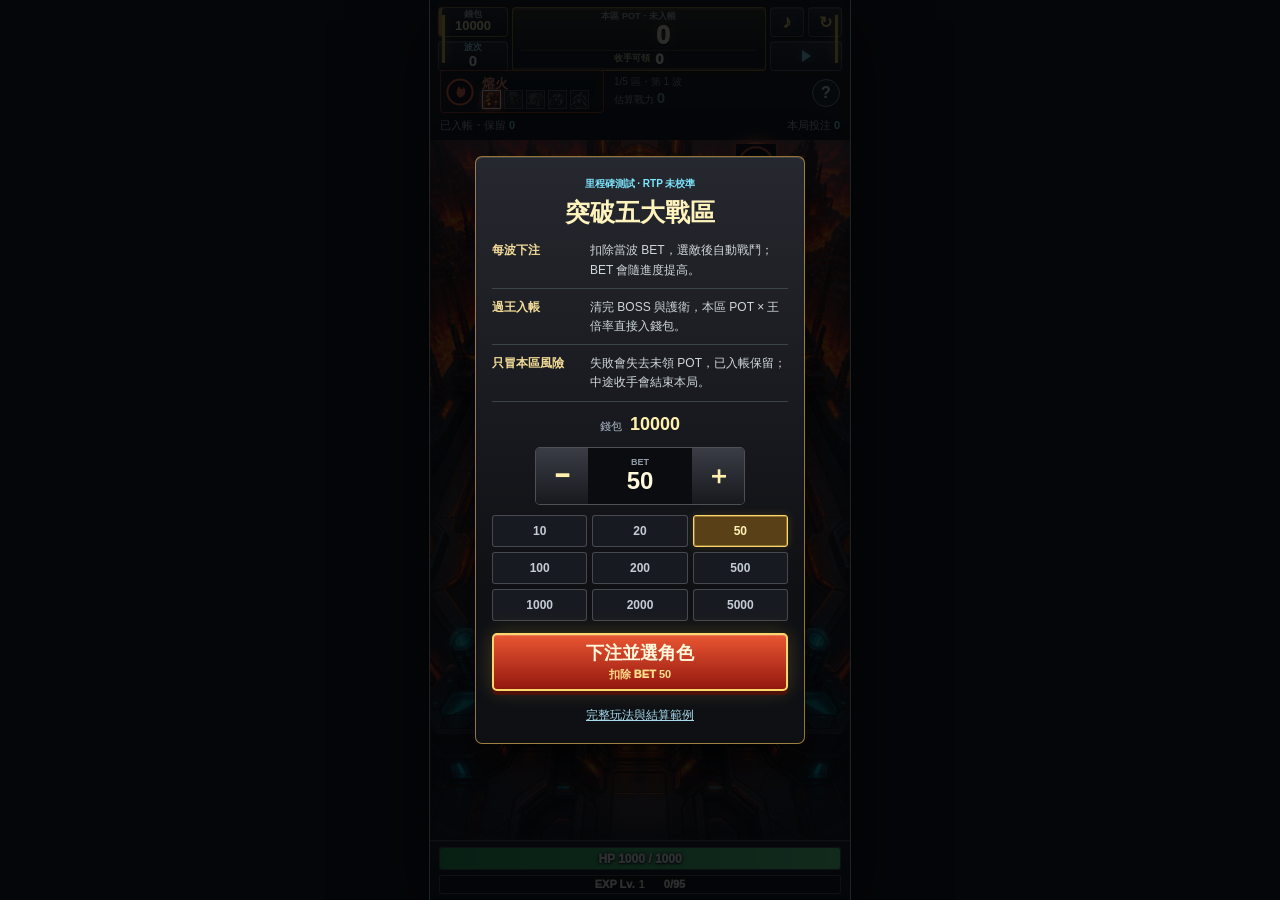
<file: index.html>
<!doctype html>
<html lang="zh-Hant">
<head>
  <meta charset="utf-8">
  <meta name="viewport" content="width=device-width, initial-scale=1, maximum-scale=1, user-scalable=no, viewport-fit=cover">
  <meta name="theme-color" content="#08090c">
  <meta name="mobile-web-app-capable" content="yes">
  <meta name="apple-mobile-web-app-capable" content="yes">
  <title>塔防卡牌玩法測試</title>
  <link rel="stylesheet" href="styles.css?v=encounter-integrated-card238">
  <link rel="stylesheet" href="encounter-integrated.css?v=milestone285-power1">
  <link rel="stylesheet" href="combat-power.css?v=milestone285-power1">
</head>
<body class="milestone-demo" data-presentation="milestone285-power1">
  <main class="phone">
    <section class="top-hud">
      <div class="hud-chip">
        <span>錢包</span>
        <strong id="walletText">10000</strong>
      </div>
      <div class="pot-chip">
        <span>本區 POT・未入帳</span>
        <div class="pot-row">
          <strong id="potText">0</strong>
          <b id="bossMultText" class="empty"></b>
        </div>
        <div class="payout-row"><span>收手可領</span><strong id="payoutText">0</strong></div>
      </div>
      <div class="hud-icons">
        <button id="resetBtn" type="button" aria-label="重新開始本局">↻</button>
      </div>
      <button id="soundBtn" class="sound-toggle" type="button" aria-label="關閉音效">
        <span aria-hidden="true">♪</span>
      </button>
      <button id="speedBtn" class="speed-toggle speed-1" type="button" aria-label="speed">
        <span></span>
        <span></span>
        <span></span>
      </button>
      <div class="hud-chip wave-chip">
        <span>波次</span>
        <strong class="wave-value"><b id="waveText">0</b><canvas id="waveAttrIcon" width="22" height="22" hidden></canvas></strong>
      </div>
    </section>

    <div class="milestone-ledger"><span>已入帳・保留 <b id="bankedText">0</b></span><span>本局投注 <b id="stakeText">0</b></span></div>
    <button id="powerSummaryBtn" class="power-summary" type="button" disabled aria-haspopup="dialog" aria-label="隊伍戰力估算與連動明細">
      <span id="zoneProgressText" class="zone-progress"></span>
      <span>估算戰力 <b id="teamPowerText">0</b><i id="powerChangeText"></i></span>
    </button>
    <button class="rules-button" type="button" data-open-rules aria-label="查看玩法與結算規則" title="玩法與結算規則">?</button>

    <section class="battlefield">
      <div id="biomeHud" class="biome-hud" aria-label="目前戰區與 BOSS 進度">
        <canvas id="biomeAttrIcon" width="30" height="30" aria-hidden="true"></canvas>
        <strong id="biomeName">戰區</strong>
        <span id="biomeRoute" class="biome-route"></span>
      </div>
      <span id="nextAttrHint" class="next-attr-hint" role="img"><canvas id="nextAttrIcon" width="44" height="44"></canvas></span>
      <div class="battle-viewport"><canvas id="game" width="350" height="760" aria-label="塔防戰場"></canvas></div>
      <div id="messageText" class="message">選擇 BET 與角色後開始戰鬥。</div>
    </section>

    <div id="biomeTransition" class="biome-transition hidden" aria-live="polite">
      <canvas id="biomeTransitionIcon" width="78" height="78" aria-hidden="true"></canvas>
      <span>NEW ZONE</span>
      <strong id="biomeTransitionName">戰區轉移</strong>
    </div>

    <section id="towerSlots" class="tower-slots"></section>

    <section class="bottom-status" aria-label="基地與經驗狀態">
      <div class="status-row hp-status">
        <div class="status-track"><div id="hpFill" class="status-fill hp-fill"></div><strong id="hpText" class="status-value">HP 1000 / 1000</strong></div>
      </div>
      <div class="status-row exp-status">
        <div class="status-track"><div id="expFill" class="status-fill exp-fill"></div><strong class="status-value">EXP Lv.<b id="levelText">1</b>　<span id="expText">0/95</span></strong></div>
      </div>
    </section>

    <section id="entryOverlay" class="entry-overlay">
      <div class="entry-panel">
        <span class="entry-kicker">里程碑測試 · RTP 未校準</span>
        <h2>突破五大戰區</h2>
        <ol class="entry-rules">
          <li><strong>每波下注</strong><span>扣除當波 BET，選敵後自動戰鬥；BET 會隨進度提高。</span></li>
          <li><strong>過王入帳</strong><span>清完 BOSS 與護衛，本區 POT × 王倍率直接入錢包。</span></li>
          <li><strong>只冒本區風險</strong><span>失敗會失去未領 POT，已入帳保留；中途收手會結束本局。</span></li>
        </ol>
        <div class="entry-wallet"><span>錢包</span><strong id="entryWalletText">10000</strong></div>
        <div class="entry-stepper">
          <button id="betMinusBtn" type="button" aria-label="降低 BET">−</button>
          <div><span>BET</span><strong id="betText">100</strong></div>
          <button id="betPlusBtn" type="button" aria-label="提高 BET">＋</button>
        </div>
        <div id="betOptions" class="bet-options" aria-label="BET 選項"></div>
        <button id="betBtn" class="entry-start" type="button">
          <span>下注並選角色</span><small>扣除 BET <b id="entryBetText">100</b></small>
        </button>
        <button class="rules-link" type="button" data-open-rules>完整玩法與結算範例</button>
      </div>
    </section>

    <section id="waveDecision" class="wave-decision hidden" aria-live="polite">
      <div class="decision-panel">
        <div class="decision-head">
          <span id="decisionWave">第 1 波完成</span>
          <i id="decisionDanger" class="decision-danger hidden" aria-label="危險程度上升">!</i>
        </div>
        <div class="decision-score"><span id="decisionPayoutLabel">本區可領</span><strong id="decisionPayout">0</strong></div>
        <div class="decision-wave-summary">
          <strong id="decisionReward">+0 POT</strong>
          <span id="decisionDamage">基地 -0 HP</span>
          <small id="decisionRepair" class="hidden"></small>
        </div>
        <p id="decisionExplanation" class="decision-explanation"></p>
        <div class="decision-actions">
          <button id="continueBtn" class="continue-button" type="button">
            <span>繼續</span><small>再扣 BET <b id="waveBetText">100</b></small>
          </button>
          <button id="collectBtn" class="collect-button" type="button" disabled>
            <span>COLLECT</span><strong id="collectText">0</strong>
          </button>
        </div>
        <p id="decisionExitHint" class="decision-exit-hint"></p>
      </div>
    </section>

    <div id="betRaiseFx" class="bet-raise-fx hidden" role="status" aria-live="polite">
      <span>BET UP</span>
      <strong><b id="betRaiseFrom">100</b><i>→</i><b id="betRaiseTo">150</b></strong>
    </div>

    <section id="choiceOverlay" class="choice-overlay hidden">
      <div class="choice-panel">
        <h2 id="choiceTitle">三選一</h2>
        <p id="choiceHint">選擇一個項目。</p>
        <div id="choiceList" class="choice-list"></div>
        <div class="choice-actions">
          <button id="rerollBtn" class="reroll-button hidden" type="button">
            <span aria-hidden="true">↻</span>
            <b>REROLL</b>
            <small id="rerollCostText">BET 100</small>
          </button>
        </div>
      </div>
    </section>

    <section id="encounterOverlay" class="encounter-overlay hidden" aria-live="polite">
      <div id="encounterPanel" class="encounter-panel">
        <header class="encounter-header">
          <span id="encounterWave" class="encounter-wave">WAVE 01</span>
          <h2 id="encounterTitle">選擇目標</h2>
          <span class="encounter-scan" aria-hidden="true"></span>
        </header>
        <p id="encounterWagerText" class="encounter-wager"></p>
        <div id="encounterList" class="encounter-list" role="group" aria-label="本波敵軍選擇"></div>
        <p id="encounterRuleText" class="encounter-rule"></p>
      </div>
    </section>

    <section id="resultOverlay" class="result-overlay hidden">
      <div class="result-panel">
        <h2 id="resultTitle">結算</h2>
        <p id="resultBody"></p>
        <button id="newRunBtn" type="button">再來一局</button>
      </div>
    </section>
  </main>
  <dialog id="rulesDialog" class="rules-dialog" aria-labelledby="rulesTitle">
    <form method="dialog" class="rules-dialog-head"><h2 id="rulesTitle">玩法與結算</h2><button aria-label="關閉玩法說明" title="關閉">×</button></form>
    <dl>
      <dt>每波扣一次 BET</dt><dd>選角色、選敵後自動戰鬥。每次繼續都再扣當波 BET，金額會隨進度提高；經驗升級可選強化，REROLL 另扣一次當波 BET。</dd>
      <dt>每區第 7–14 波出現 BOSS</dt><dd>清完 BOSS 與護衛後，本區 POT × 本區王倍率直接入錢包。首區也可能開出高倍率；擊殺率與受損風險都是估計值，不是保證。</dd>
      <dt>收手或繼續，由你決定</dt><dd>清場後可領取「收手可領」並結束本局；繼續則保留本區 POT 冒險。失敗只清空本區未領 POT，不追回先前已入帳獎金。</dd>
      <dt>養成影響戰鬥，過區保留隊伍</dt><dd>角色、砲台與升級會影響傷害、控場及屬性克制。過區後 POT 與王倍率重置、隊伍保留，基地最多修復最大 HP 的 35%；打完五區結束本局。</dd>
    </dl>
    <div class="rules-example"><strong>派彩不是淨贏</strong><p>本區投入 1000、POT 600、王倍率 ×3<br>入帳 1800，淨贏 800。<br>下一區失敗，也不追回這筆 1800。</p></div>
    <p class="rules-footnote">試玩點數・RTP 未校準。查看說明不會暫停戰鬥。</p>
  </dialog>
  <dialog id="powerDialog" class="rules-dialog power-dialog" aria-labelledby="powerTitle">
    <form method="dialog" class="rules-dialog-head"><h2 id="powerTitle">隊伍戰力・估算</h2><button aria-label="關閉戰力明細" title="關閉">×</button></form>
    <div class="power-totals"><span>單位合計 <b id="powerBaseText">0</b></span><span>連動修正 <b id="powerLinkText">+0</b></span><strong>隊伍戰力 <b id="powerTotalText">0</b></strong></div>
    <p id="powerLastChangeText" class="power-method"></p>
    <ul id="powerUnitList" class="power-unit-list"></ul>
    <p class="power-method">單位戰力含自身強化，以單體／三目標輸出、射程及緩速作參考。同屬英雄加成依實際倍率；已可觸發的條件增傷以半數覆蓋估算，沒有額外增加戰鬥加成。</p>
    <p class="rules-footnote">持續傷害重疊、走位、護甲階段與控場覆蓋仍是近似值。戰力不是勝率，也不是派彩倍率；對王時另計屬性、配置與基地狀態。這是待試玩校正的顯示模型。</p>
  </dialog>
  <script src="game.js?v=milestone285-power1" charset="utf-8"></script>
  <script src="combat-power.js?v=milestone285-power1" charset="utf-8"></script>
</body>
</html>
</file>
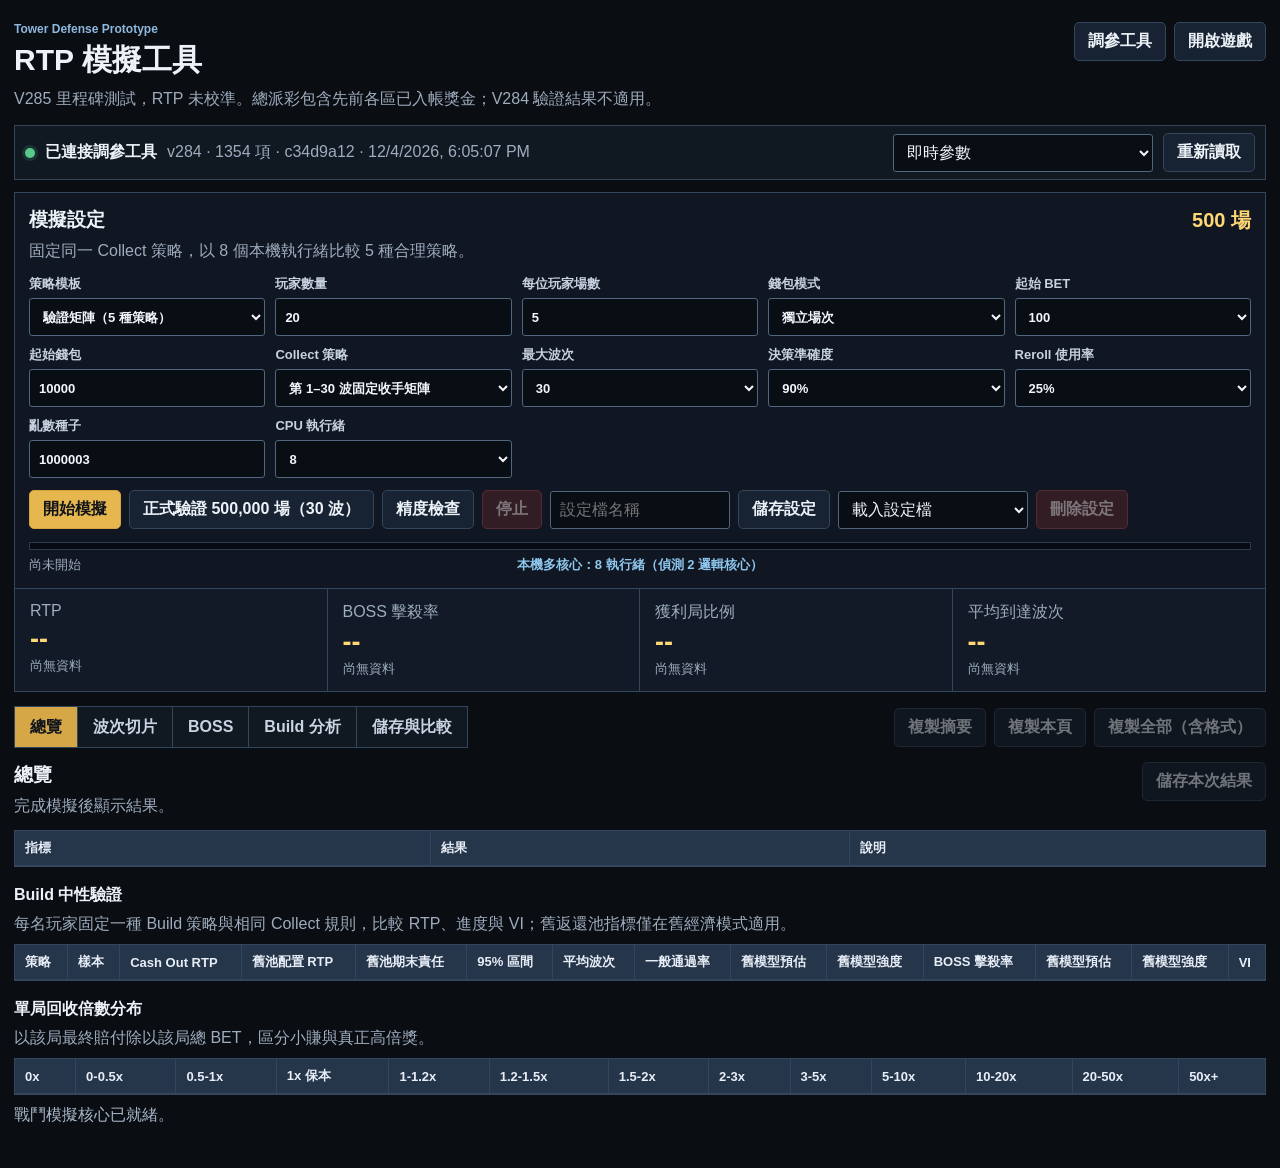
<file: simulator.html>
<!doctype html>
<html lang="zh-Hant">
<head>
  <meta charset="utf-8">
  <meta name="viewport" content="width=device-width, initial-scale=1">
  <title>塔防 RTP 模擬工具</title>
  <link rel="stylesheet" href="simulator.css?v=encounter-milestone285">
</head>
<body>
  <main class="sim-shell">
    <header class="sim-header">
      <div>
        <p class="eyebrow">Tower Defense Prototype</p>
        <h1>RTP 模擬工具</h1>
        <p class="subtext">V285 里程碑測試，RTP 未校準。總派彩包含先前各區已入帳獎金；V284 驗證結果不適用。</p>
      </div>
      <nav class="header-actions" aria-label="工具連結">
        <a class="button secondary" href="tuner.html" target="_blank" rel="noreferrer">調參工具</a>
        <a class="button secondary" href="index.html" target="_blank" rel="noreferrer">開啟遊戲</a>
      </nav>
    </header>

    <section class="param-strip" aria-live="polite">
      <span id="paramDot" class="status-dot"></span>
      <strong id="paramStatus">正在讀取調參工具數值</strong>
      <span id="paramMeta">尚未載入</span>
      <select id="paramSource" aria-label="模擬參數來源">
        <option value="live">即時參數</option>
      </select>
      <button id="refreshParamsBtn" class="button secondary" type="button">重新讀取</button>
    </section>

    <section class="setup-band" aria-labelledby="setupTitle">
      <div class="section-heading">
        <div><h2 id="setupTitle">模擬設定</h2><p id="setupHint">每場都以起始錢包重新開局；總樣本為玩家數乘以每人場數。</p></div>
        <strong id="sampleTotal">100 場</strong>
      </div>
      <div class="control-grid">
        <label><span>策略模板</span><select id="strategy">
          <option value="matrix">驗證矩陣（5 種策略）</option>
          <option value="balanced">平衡策略</option>
          <option value="single">單體爆發</option>
          <option value="area">群體清場</option>
          <option value="control">控場連動</option>
          <option value="greedy">高評級優先</option>
          <option value="random">完全隨機</option>
        </select></label>
        <label><span>玩家數量</span><input id="playerCount" type="number" min="1" max="100000" step="1" value="20"></label>
        <label><span>每位玩家場數</span><input id="gamesPerPlayer" type="number" min="1" max="10000" step="1" value="5"></label>
        <label><span>錢包模式</span><select id="walletMode">
          <option value="independent" selected>獨立場次</option>
          <option value="continuous">連續錢包</option>
        </select></label>
        <label><span>起始 BET</span><select id="baseBet">
          <option>10</option><option>20</option><option>50</option><option selected>100</option><option>200</option>
          <option>500</option><option>1000</option><option>2000</option><option>5000</option>
        </select></label>
        <label><span>起始錢包</span><input id="startWallet" type="number" min="1" max="1000000000" step="100" value="10000"></label>
        <label><span>Collect 策略</span><select id="collectPolicy">
          <option value="fixedWaveMatrix">第 1–30 波固定收手矩陣</option>
          <option value="profit">得分高於總投注時收手</option>
          <option value="adaptive">風險報酬判斷</option>
          <option value="humanConservative">真人模板｜保守</option>
          <option value="humanBalanced">真人模板｜平衡</option>
          <option value="humanChaser">真人模板｜追高</option>
          <option value="humanGreedyChaser">真人模板｜深追貪心</option>
          <option value="boss1">首王後收手</option>
          <option value="boss2">第二王後收手</option>
          <option value="preboss">危險升高時收手</option>
          <option value="wave5">第 5 波收手</option>
          <option value="wave10">第 10 波收手</option>
          <option value="wave20">第 20 波收手</option>
          <option value="never">追到上限或失敗</option>
        </select></label>
        <label><span>最大波次</span><select id="maxWave">
          <option>5</option><option>10</option><option>20</option><option selected>30</option>
        </select></label>
        <label><span>決策準確度</span><select id="accuracy">
          <option value="1">100%</option><option value="0.9" selected>90%</option><option value="0.75">75%</option><option value="0.5">50%</option><option value="0">完全隨機</option>
        </select></label>
        <label><span>Reroll 使用率</span><select id="rerollChance">
          <option value="0">0%</option><option value="0.1">10%</option><option value="0.25" selected>25%</option><option value="0.5">50%</option><option value="1">100%</option>
        </select></label>
        <label><span>亂數種子</span><input id="seed" type="number" min="1" max="4294967295" step="1" value="1000003"></label>
        <label><span>CPU 執行緒</span><select id="workerCount">
          <option value="auto">自動</option><option value="1">1（精度基準）</option><option value="2">2</option><option value="4">4</option>
          <option value="6">6</option><option value="8" selected>8</option><option value="12">12</option><option value="16">16</option>
        </select></label>
      </div>
      <div class="run-row">
        <button id="runBtn" class="button primary" type="button">開始模擬</button>
        <button id="trustedRunBtn" class="button secondary" type="button">正式驗證 500,000 場（30 波）</button>
        <button id="parityBtn" class="button secondary" type="button">精度檢查</button>
        <button id="cancelBtn" class="button danger" type="button" disabled>停止</button>
        <input id="profileName" type="text" maxlength="40" placeholder="設定檔名稱">
        <button id="saveProfileBtn" class="button secondary" type="button">儲存設定</button>
        <select id="profileSelect" aria-label="已儲存設定"><option value="">載入設定檔</option></select>
        <button id="deleteProfileBtn" class="button danger" type="button" disabled>刪除設定</button>
      </div>
      <div class="progress-track"><div id="progressFill"></div></div>
      <div class="progress-line"><span id="progressText">尚未開始</span><span id="workerStatus">偵測本機 CPU 中</span><span id="elapsedText"></span></div>
    </section>

    <section id="summaryBand" class="summary-band" aria-label="模擬摘要">
      <div><span id="rtpLabel">RTP</span><strong id="rtpValue">--</strong><small id="rtpCi">尚無資料</small></div>
      <div><span>BOSS 擊殺率</span><strong id="bossKillValue">--</strong><small id="bossKillMeta">尚無資料</small></div>
      <div><span>獲利局比例</span><strong id="profitValue">--</strong><small id="zeroMeta">尚無資料</small></div>
      <div><span>平均到達波次</span><strong id="waveValue">--</strong><small id="volatilityMeta">尚無資料</small></div>
    </section>

    <div class="result-toolbar">
      <nav class="result-tabs" aria-label="模擬報表">
        <button class="result-tab active" type="button" data-tab="overview">總覽</button>
        <button class="result-tab" type="button" data-tab="waves">波次切片</button>
        <button class="result-tab" type="button" data-tab="bosses">BOSS</button>
        <button class="result-tab" type="button" data-tab="builds">Build 分析</button>
        <button class="result-tab" type="button" data-tab="saved">儲存與比較</button>
      </nav>
      <div class="copy-actions">
        <button id="copySummaryBtn" class="button secondary" type="button" disabled>複製摘要</button>
        <button id="copyTabBtn" class="button secondary" type="button" disabled>複製本頁</button>
        <button id="copyAllBtn" class="button secondary" type="button" disabled>複製全部（含格式）</button>
      </div>
    </div>

    <section id="overviewTab" class="result-panel active">
      <div class="section-heading"><div><h2>總覽</h2><p id="resultMeta">完成模擬後顯示結果。</p></div><button id="saveResultBtn" class="button secondary" type="button" disabled>儲存本次結果</button></div>
      <div class="table-wrap"><table><thead><tr><th>指標</th><th>結果</th><th>說明</th></tr></thead><tbody id="overviewBody"></tbody></table></div>
      <div class="section-heading compact"><div><h3>Build 中性驗證</h3><p>每名玩家固定一種 Build 策略與相同 Collect 規則，比較 RTP、進度與 VI；舊返還池指標僅在舊經濟模式適用。</p></div></div>
      <div class="table-wrap"><table class="wide-table"><thead><tr><th>策略</th><th>樣本</th><th>Cash Out RTP</th><th>舊池配置 RTP</th><th>舊池期末責任</th><th>95% 區間</th><th>平均波次</th><th>一般通過率</th><th>舊模型預估</th><th>舊模型強度</th><th>BOSS 擊殺率</th><th>舊模型預估</th><th>舊模型強度</th><th>VI</th></tr></thead><tbody id="validationBody"></tbody></table></div>
      <div class="section-heading compact"><div><h3>單局回收倍數分布</h3><p>以該局最終賠付除以該局總 BET，區分小賺與真正高倍獎。</p></div></div>
        <div class="table-wrap"><table class="wide-table"><thead><tr><th>0x</th><th>0-0.5x</th><th>0.5-1x</th><th>1x 保本</th><th>1-1.2x</th><th>1.2-1.5x</th><th>1.5-2x</th><th>2-3x</th><th>3-5x</th><th>5-10x</th><th>10-20x</th><th>20-50x</th><th>50x+</th></tr></thead><tbody id="distributionBody"></tbody></table></div>
    </section>

    <section id="wavesTab" class="result-panel">
      <div class="section-heading"><div><h2>固定波次 Collect RTP（Crash 報表）</h2><p>同一批玩家皆從第 1 波開始；每列代表最晚在該波 Collect，途中失敗則賠付為 0，若先完成五戰區則自動結算。</p></div></div>
      <div class="table-wrap"><table class="wide-table"><thead><tr><th>波次</th><th>全部樣本</th><th>進入波次</th><th>成功 Collect</th><th>條件通過率</th><th>固定收手成功率</th><th>獲利局率（含死亡）</th><th>存活獲利率</th><th>2x+</th><th>5x+</th><th>最大倍數</th><th>存活者平均 HP</th><th>基地 HP%（含死亡）</th><th>平均 POT</th><th>POT 加權平均倍率</th><th>平均已付 BET</th><th>一般波 RTP</th><th>BOSS RTP</th><th>Cash Out RTP</th><th>95% 區間</th><th>BOSS 波比例</th></tr></thead><tbody id="waveBody"></tbody></table></div>
      <div class="section-heading compact"><div><h3>POT 深追風險</h3><p>回收比包含已入帳與本區可領獎金；死亡只損失本區 POT，不代表整局零派彩。</p></div></div>
      <div class="table-wrap"><table class="wide-table"><thead><tr><th>波次</th><th>清場檢查點</th><th>帳面 RTP</th><th>帳面獲利</th><th>帳面 2x+</th><th>帳面 5x+</th><th>獲利後繼續</th><th>2x 後繼續</th><th>續追後死亡</th><th>2x 續追後死亡</th><th>該波最高</th></tr></thead><tbody id="chaseWaveBody"></tbody></table></div>
    </section>

    <section id="bossesTab" class="result-panel">
      <div class="section-heading"><div><h2>逐隻 BOSS 分析</h2><p>依一局內遇到的第 1～5 隻 BOSS 分開統計。</p></div></div>
      <div class="table-wrap"><table><thead><tr><th>BOSS 順序</th><th>遭遇次數</th><th>到達率</th><th>擊殺數</th><th>擊殺率</th><th>舊模型預估</th><th>平均出現波次</th><th>平均增加倍率</th><th>對總 RTP 貢獻</th></tr></thead><tbody id="bossBody"></tbody></table></div>
    </section>

    <section id="buildsTab" class="result-panel">
      <div class="section-heading"><div><h2>Build 組合</h2><p>樣本過少的組合會標示資料不足，避免把少數幸運局誤判為強勢 Build。</p></div></div>
      <div class="table-wrap"><table class="wide-table"><thead><tr><th>最終塔組合</th><th>樣本</th><th>占比</th><th>RTP</th><th>平均波次</th><th>BOSS 擊殺率</th><th>獲利率</th><th>判定</th></tr></thead><tbody id="buildBody"></tbody></table></div>
      <div class="section-heading compact"><div><h3>角色表現</h3></div></div>
      <div class="table-wrap"><table><thead><tr><th>角色</th><th>使用場數</th><th>使用率</th><th>Cash Out RTP</th><th>舊池配置 RTP</th><th>舊池期末責任</th><th>平均波次</th><th>BOSS 擊殺率</th></tr></thead><tbody id="heroBody"></tbody></table></div>
      <div class="section-heading compact"><div><h3>單塔表現</h3></div></div>
      <div class="table-wrap"><table><thead><tr><th>塔</th><th>使用場數</th><th>使用率</th><th>含此塔 RTP</th><th>平均波次</th><th>BOSS 擊殺率</th></tr></thead><tbody id="towerBody"></tbody></table></div>
      <div class="section-heading compact"><div><h3>升級選取</h3></div></div>
      <div class="table-wrap"><table><thead><tr><th>升級</th><th>所屬塔</th><th>取得場數</th><th>平均取得次數</th><th>含此升級 RTP</th><th>平均波次</th></tr></thead><tbody id="upgradeBody"></tbody></table></div>
    </section>

    <section id="savedTab" class="result-panel">
      <div class="manage-grid">
        <section>
          <div class="section-heading compact"><div><h2>參數快照</h2><p>保存完整調參數值，之後可選取並重新模擬。</p></div></div>
          <div class="manage-row"><input id="snapshotName" type="text" maxlength="40" placeholder="參數快照名稱"><button id="saveSnapshotBtn" class="button primary" type="button">儲存目前參數</button></div>
          <div class="manage-row"><button id="exportParamsBtn" class="button secondary" type="button">匯出目前參數 JSON</button><label class="button secondary file-button">匯入參數 JSON<input id="importParamsInput" type="file" accept="application/json,.json"></label></div>
          <div class="table-wrap"><table><thead><tr><th>名稱</th><th>版本</th><th>雜湊</th><th>時間</th><th></th></tr></thead><tbody id="snapshotBody"></tbody></table></div>
        </section>
        <section>
          <div class="section-heading compact"><div><h2>模擬結果</h2><p>保留報表與當次參數識別，可重新載入比較。</p></div></div>
          <div class="table-wrap"><table><thead><tr><th>名稱</th><th>RTP</th><th>場數</th><th>參數</th><th>時間</th><th></th></tr></thead><tbody id="historyBody"></tbody></table></div>
        </section>
      </div>
    </section>

    <p id="toast" class="toast" role="status" aria-live="polite"></p>
  <iframe id="engineFrame" class="engine-frame" src="index.html?headless=1&amp;v=encounter-milestone285" title="模擬戰鬥引擎"></iframe>
  </main>
  <script src="simulator-core.js?v=encounter-milestone285"></script>
  <script src="simulator.js?v=simulator-report285"></script>
</body>
</html>
</file>
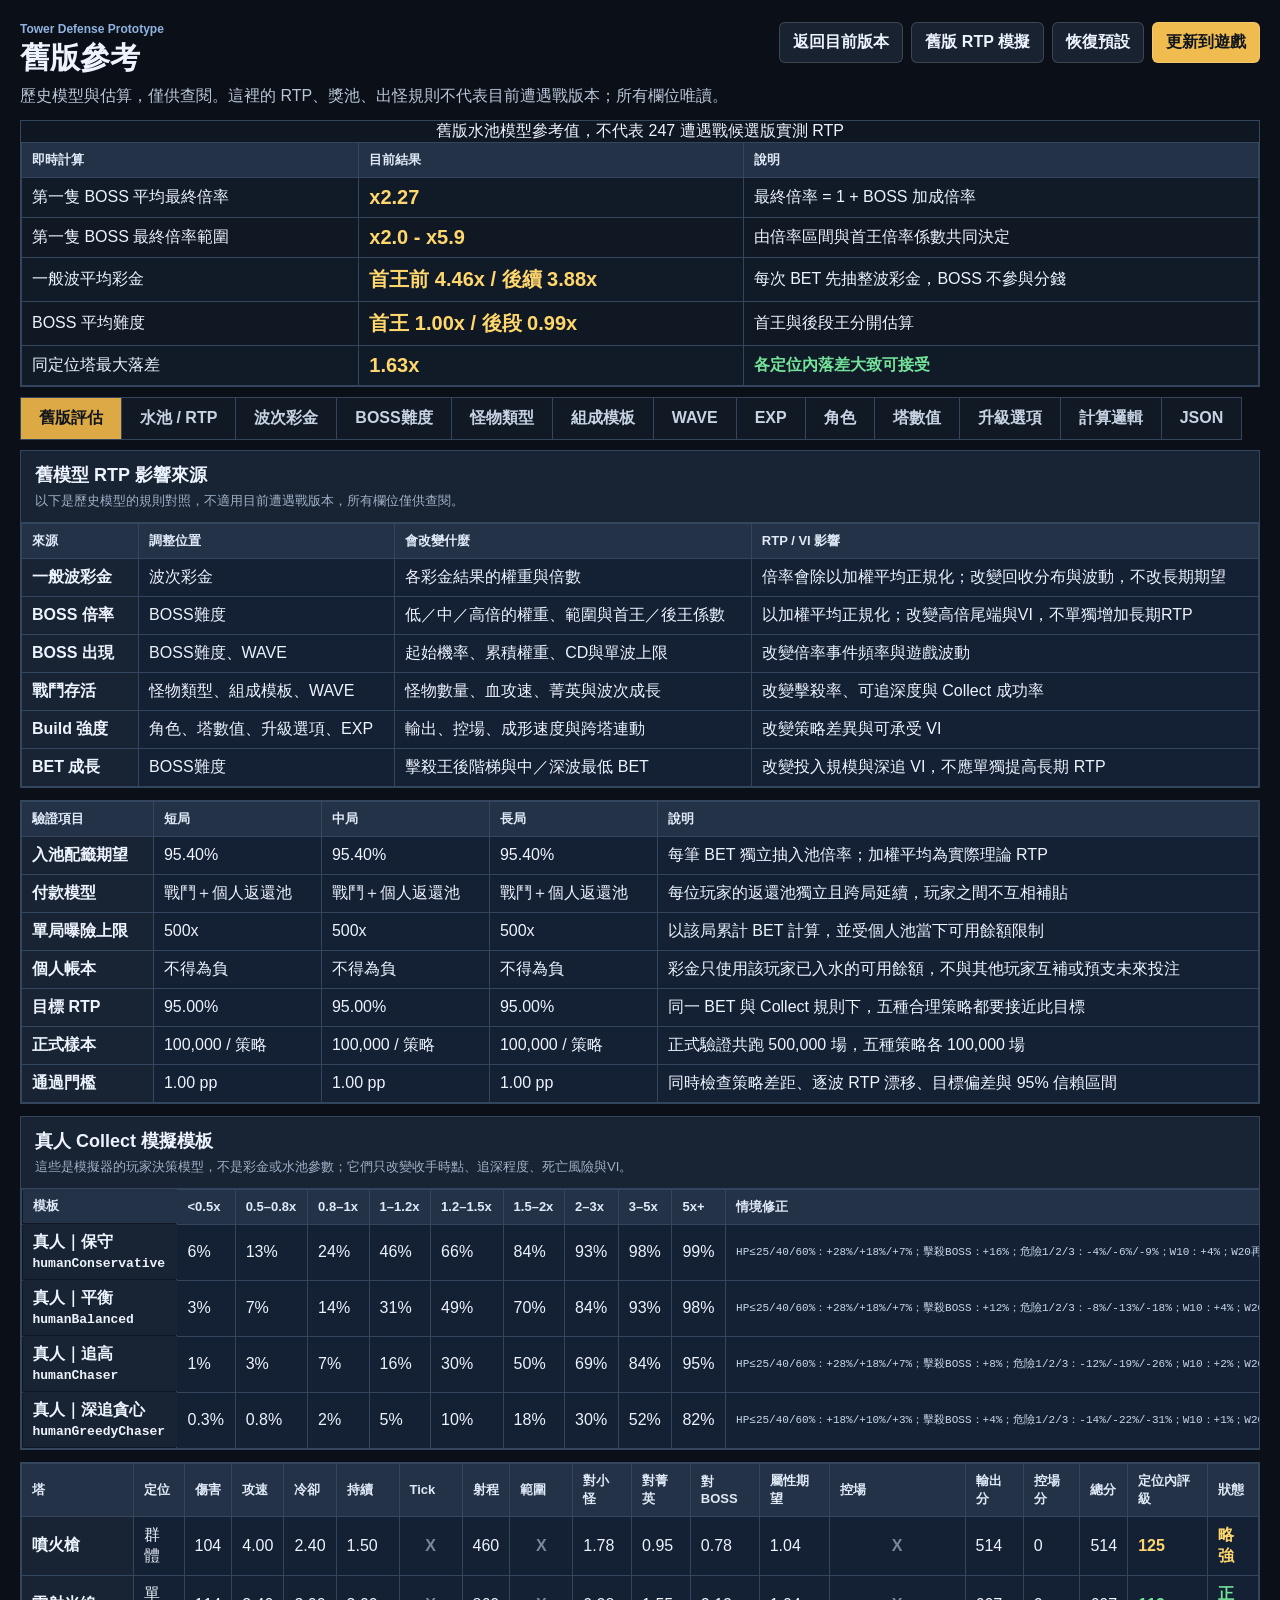
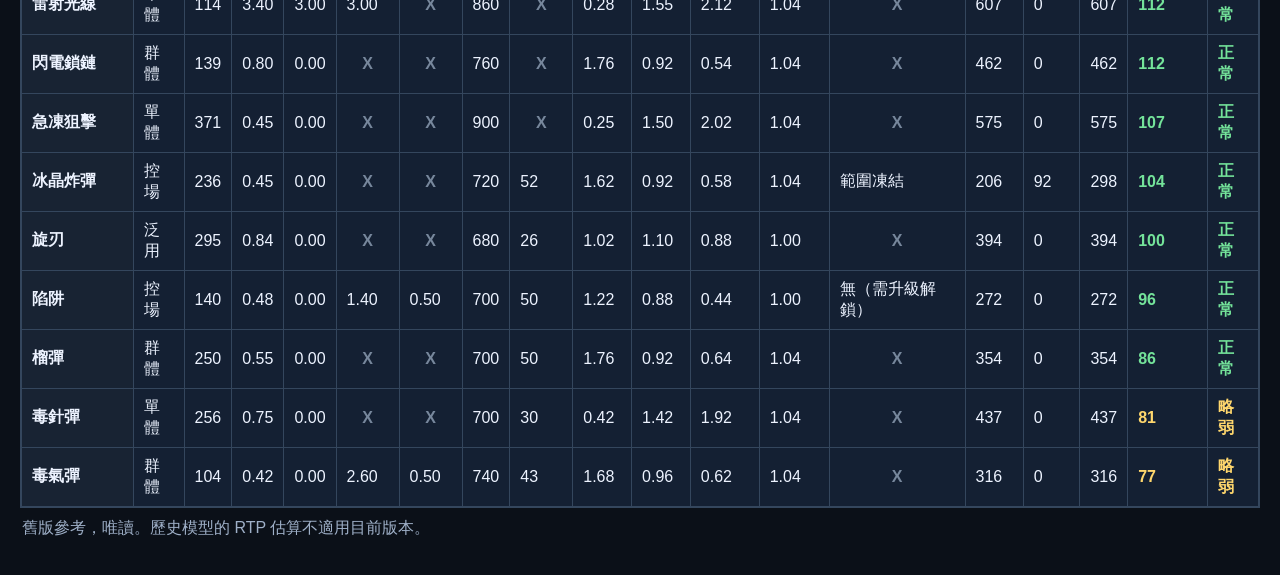
<file: tuner-legacy.html>
<!doctype html>
<html lang="zh-Hant">
<head>
  <meta charset="utf-8">
  <meta name="viewport" content="width=device-width, initial-scale=1">
  <title>塔防調參工具 · 舊版參考</title>
  <link rel="stylesheet" href="tuner.css?v=tuner-organized249">
</head>
<body data-tuner-mode="legacy">
  <main class="tool-shell">
    <header class="tool-header">
      <div>
        <p class="eyebrow">Tower Defense Prototype</p>
        <h1>舊版參考</h1>
        <p class="hint">歷史模型與估算，僅供查閱。這裡的 RTP、獎池、出怪規則不代表目前遭遇戰版本；所有欄位唯讀。</p>
      </div>
      <div class="actions">
        <a class="ghost" href="tuner.html?v=tuner-organized249">返回目前版本</a>
        <a class="ghost" href="simulator.html?v=strategy-attribute-release179" target="_blank" rel="noreferrer">舊版 RTP 模擬</a>
        <button id="resetBtn" class="ghost" type="button">恢復預設</button>
        <button id="applyBtn" type="button">更新到遊戲</button>
      </div>
    </header>

    <section class="sheet-card legacy-summary">
      <table class="summary-table">
        <caption>舊版水池模型參考值，不代表 247 遭遇戰候選版實測 RTP</caption>
        <thead><tr><th>即時計算</th><th>目前結果</th><th>說明</th></tr></thead>
        <tbody>
          <tr><td>第一隻 BOSS 平均最終倍率</td><td id="bossAvgText">x0.00</td><td>最終倍率 = 1 + BOSS 加成倍率</td></tr>
          <tr><td>第一隻 BOSS 最終倍率範圍</td><td id="bossRangeText">x0.0 - x0.0</td><td>由倍率區間與首王倍率係數共同決定</td></tr>
          <tr><td>一般波平均彩金</td><td id="rewardAvgText">0.00x BET</td><td>每次 BET 先抽整波彩金，BOSS 不參與分錢</td></tr>
          <tr><td>BOSS 平均難度</td><td id="bossDifficultyAvgText">1.00x</td><td>首王與後段王分開估算</td></tr>
          <tr><td>同定位塔最大落差</td><td id="towerGapText">0.00x</td><td id="towerGapNote">尚未計算</td></tr>
        </tbody>
      </table>
    </section>

    <nav class="tabs" aria-label="調參分類">
      <button class="tab active" type="button" data-tab="evaluation">舊版評估</button>
      <button class="tab" type="button" data-tab="pool">水池 / RTP</button>
      <button class="tab" type="button" data-tab="rewards">波次彩金</button>
      <button class="tab" type="button" data-tab="bossDifficulty">BOSS難度</button>
      <button class="tab" type="button" data-tab="monsters">怪物類型</button>
      <button class="tab" type="button" data-tab="templates">組成模板</button>
      <button class="tab" type="button" data-tab="waves">WAVE</button>
      <button class="tab" type="button" data-tab="exp">EXP</button>
      <button class="tab" type="button" data-tab="heroes">角色</button>
      <button class="tab" type="button" data-tab="towers">塔數值</button>
      <button class="tab" type="button" data-tab="upgrades">升級選項</button>
      <button class="tab" type="button" data-tab="logic">計算邏輯</button>
      <button class="tab" type="button" data-tab="json">JSON</button>
    </nav>

    <section id="evaluationTab" class="tab-panel active">
      <div class="sheet-card block-gap">
        <div class="section-heading">
          <div><h2>舊模型 RTP 影響來源</h2><p>以下是歷史模型的規則對照，不適用目前遭遇戰版本，所有欄位僅供查閱。</p></div>
        </div>
        <table class="data-table">
          <thead><tr><th>來源</th><th>調整位置</th><th>會改變什麼</th><th>RTP / VI 影響</th></tr></thead>
          <tbody>
            <tr><td>一般波彩金</td><td>波次彩金</td><td>各彩金結果的權重與倍數</td><td>倍率會除以加權平均正規化；改變回收分布與波動，不改長期期望</td></tr>
            <tr><td>BOSS 倍率</td><td>BOSS難度</td><td>低／中／高倍的權重、範圍與首王／後王係數</td><td>以加權平均正規化；改變高倍尾端與VI，不單獨增加長期RTP</td></tr>
            <tr><td>BOSS 出現</td><td>BOSS難度、WAVE</td><td>起始機率、累積權重、CD與單波上限</td><td>改變倍率事件頻率與遊戲波動</td></tr>
            <tr><td>戰鬥存活</td><td>怪物類型、組成模板、WAVE</td><td>怪物數量、血攻速、菁英與波次成長</td><td>改變擊殺率、可追深度與 Collect 成功率</td></tr>
            <tr><td>Build 強度</td><td>角色、塔數值、升級選項、EXP</td><td>輸出、控場、成形速度與跨塔連動</td><td>改變策略差異與可承受 VI</td></tr>
            <tr><td>BET 成長</td><td>BOSS難度</td><td>擊殺王後階梯與中／深波最低 BET</td><td>改變投入規模與深追 VI，不應單獨提高長期 RTP</td></tr>
          </tbody>
        </table>
      </div>
      <div class="sheet-card block-gap">
        <table class="data-table">
          <thead><tr><th>驗證項目</th><th>短局</th><th>中局</th><th>長局</th><th>說明</th></tr></thead>
          <tbody id="rtpTableBody"></tbody>
        </table>
      </div>
      <div class="sheet-card block-gap">
        <div class="section-heading">
          <div><h2>真人 Collect 模擬模板</h2><p>這些是模擬器的玩家決策模型，不是彩金或水池參數；它們只改變收手時點、追深程度、死亡風險與VI。</p></div>
        </div>
        <table class="data-table collect-policy-table">
          <thead><tr><th>模板</th><th>&lt;0.5x</th><th>0.5–0.8x</th><th>0.8–1x</th><th>1–1.2x</th><th>1.2–1.5x</th><th>1.5–2x</th><th>2–3x</th><th>3–5x</th><th>5x+</th><th>情境修正</th><th>用途</th></tr></thead>
          <tbody id="collectPolicyTableBody"></tbody>
        </table>
      </div>
      <div class="sheet-card">
        <table class="data-table">
          <thead><tr><th>塔</th><th>傷害</th><th>攻速</th><th>冷卻</th><th>持續</th><th>Tick</th><th>射程</th><th>範圍</th><th>控場</th><th>輸出分</th><th>控場分</th><th>總分</th><th>評分</th><th>狀態</th></tr></thead>
          <tbody id="towerScoreBody"></tbody>
        </table>
      </div>
    </section>

    <section id="poolTab" class="tab-panel">
      <div class="pool-target-grid block-gap">
        <section class="sheet-card pool-target-card">
          <p class="eyebrow">ENTRY RTP TARGET</p>
          <label for="poolTargetRtpInput">目標 RTP（檢核）</label>
          <div class="pool-target-input"><input id="poolTargetRtpInput" data-key="mathTargetRtp" data-scale="0.01" type="number" min="50" max="99" step="0.1"><span>%</span></div>
          <p>實際 RTP 由入池配籤的加權平均決定；此欄用來顯示目標與偏差。</p>
        </section>
        <section class="sheet-card pool-metric-card"><span>理論莊家優勢</span><strong id="poolHouseEdge">5.00%</strong><code>1 - 目標 RTP</code></section>
        <section class="sheet-card pool-metric-card"><span>BET 100 平均入池</span><strong id="poolContributionPreview">95.00</strong><code>BET × 配籤 RTP</code></section>
        <section class="sheet-card pool-metric-card"><span>配置守恆</span><strong id="poolConservation">100.00%</strong><code>入池 + 莊家份額</code></section>
      </div>
      <div class="pool-entry-layout block-gap">
        <section class="sheet-card pool-entry-sheet">
          <div class="section-heading"><div><h2>舊版入池配籤參考</h2><p>目前正式模型已改為固定拆分一般波與 BOSS 預算；此表僅保留舊數據對照，不再參與遊戲定價。</p></div></div>
          <table class="data-table pool-entry-table"><thead><tr><th>籤位</th><th>入池倍率</th><th>權重</th><th>實際機率</th><th>BET 100 入池</th><th>RTP 貢獻</th><th>引擎 Key</th><th>實際計算邏輯</th></tr></thead><tbody id="poolEntryTableBody"></tbody></table>
        </section>
        <aside class="sheet-card pool-entry-score">
          <span>配籤即時 RTP</span><strong id="poolEntryRtp">95.00%</strong><small id="poolEntryGap">符合目標 95.00%</small>
          <dl>
            <div><dt>入池高於 1x</dt><dd id="poolEntryProfitChance">25.00%</dd></div>
            <div><dt>單次標準差</dt><dd id="poolEntrySd1">0.772x</dd></div>
            <div><dt>5 BET 平均波動</dt><dd id="poolEntrySd5">0.345x</dd></div>
            <div><dt>10 BET 平均波動</dt><dd id="poolEntrySd10">0.244x</dd></div>
            <div><dt>20 BET 平均波動</dt><dd id="poolEntrySd20">0.173x</dd></div>
          </dl>
          <p>平均波動以獨立、等額 BET 估算：σₙ = σ₁ ÷ √n。實際 BET 階梯會讓有效樣本數略低。</p>
        </aside>
      </div>
      <div class="sheet-card block-gap">
        <div class="section-heading"><div><h2>RTP 定價與升級節點</h2><p>公開彩金依入水配籤、通關率與個人池可用餘額定價；不足時在公開前套用硬上限，不使用外部墊付。</p></div></div>
        <table class="param-table"><thead><tr><th>參數</th><th>數值</th><th>單位</th><th>最小</th><th>最大</th><th>引擎 Key</th><th>用途</th><th>實際計算邏輯</th></tr></thead><tbody id="poolParamTableBody"></tbody></table>
      </div>
      <div class="sheet-card">
        <div class="section-heading"><div><h2>RTP 單局運算順序</h2><p>以下順序對應遊戲引擎，供工程師核對伺服器實作。</p></div></div>
        <table class="data-table logic-summary-table"><thead><tr><th>步驟</th><th>帳本變化</th><th>公式</th><th>守恆條件</th></tr></thead><tbody id="poolLedgerLogicBody"></tbody></table>
      </div>
    </section>

    <section id="rewardsTab" class="tab-panel">
      <div class="sheet-card block-gap rtp-budget-panel">
        <div class="section-heading">
          <div><h2>舊版 RTP 預算估算</h2><p>沿用歷史模型與校準資料，不是目前遭遇戰版本的 RTP 實测結果。</p></div>
          <strong id="rewardRtpTotal">--</strong>
        </div>
        <table class="data-table rtp-budget-table"><thead><tr><th>回收來源</th><th>預估 RTP</th><th>占總 RTP</th><th>相對基準</th><th>判讀</th></tr></thead><tbody id="rewardRtpBudgetBody"></tbody></table>
        <p id="rewardRtpMeta" class="budget-meta"></p>
      </div>
      <div class="sheet-card">
        <table class="data-table"><caption>彩金倍率直接乘上本波 BET；一般怪與菁英依怪物金錢參數分配整筆彩金。</caption><thead><tr><th>結果</th><th>權重</th><th>彩金倍率</th><th>實際機率</th><th>BET 100 預估彩金</th><th>定位</th></tr></thead><tbody id="rewardTableBody"></tbody></table>
      </div>
    </section>
    <section id="bossDifficultyTab" class="tab-panel">
      <div class="sheet-card block-gap">
        <table class="param-table"><thead><tr><th>BOSS 情緒參數</th><th>數值</th><th>單位</th><th>最小</th><th>最大</th><th>引擎 Key</th><th>說明</th><th>實際計算邏輯</th></tr></thead><tbody id="bossEmotionTableBody"></tbody></table>
      </div>
      <div class="sheet-card block-gap rtp-budget-panel">
        <div class="section-heading">
          <div><h2>BOSS RTP 預算估算</h2><p>同時納入倍率、出現頻率、難度與擊殺率變化，檢查首王或後續王是否吃掉過多預算。</p></div>
          <strong id="bossRtpTotal">--</strong>
        </div>
        <table class="data-table rtp-budget-table"><thead><tr><th>回收來源</th><th>預估 RTP</th><th>占總 RTP</th><th>相對基準</th><th>判讀</th></tr></thead><tbody id="bossRtpBudgetBody"></tbody></table>
        <p id="bossRtpMeta" class="budget-meta"></p>
      </div>
      <div class="sheet-card">
        <table class="data-table"><caption>首王與後段王分開抽權重；首王再套用「首王難度差距」壓縮極端值。難度結果不顯示在遊戲畫面。</caption><thead><tr><th>難度</th><th>首王權重</th><th>首王機率</th><th>後段權重</th><th>後段機率</th><th>血量倍率</th><th>攻擊倍率</th><th>速度倍率</th><th>完整壓力</th></tr></thead><tbody id="bossDifficultyTableBody"></tbody></table>
      </div>
    </section>
    <section id="monstersTab" class="tab-panel"><div class="sheet-card"><table class="data-table"><thead><tr><th>類型</th><th>血量</th><th>速度</th><th>攻擊距離</th><th>攻擊力</th><th>攻擊頻率</th><th>EXP</th><th>金錢下限</th><th>金錢上限</th></tr></thead><tbody id="monsterTableBody"></tbody></table></div></section>
    <section id="templatesTab" class="tab-panel">
      <div class="sheet-card block-gap"><table class="data-table"><thead><tr><th>模板</th><th>普通怪</th><th>快速怪</th><th>厚血怪</th><th>遠程怪</th><th>特殊怪</th></tr></thead><tbody id="templateTableBody"></tbody></table></div>
      <div class="sheet-card"><table class="data-table"><thead><tr><th>波次區間</th><th>數量下限</th><th>數量上限</th><th>普通分配率</th><th>快速分配率</th><th>厚血分配率</th><th>遠程分配率</th><th>特殊分配率</th><th>標準</th><th>快速</th><th>厚血</th><th>遠程</th><th>干擾</th><th>混壓</th></tr></thead><tbody id="bandTableBody"></tbody></table></div>
    </section>
    <section id="wavesTab" class="tab-panel"><div class="sheet-card"><table class="data-table"><thead><tr><th>波次</th><th>血量倍率</th><th>菁英權重</th><th>菁英1隻</th><th>菁英2隻</th><th>菁英3隻</th><th>BOSS基礎權重</th><th>BOSS累積增量</th><th>BOSS CD</th><th>預估通關率</th><th>本波彩金係數</th></tr></thead><tbody id="waveTableBody"></tbody></table></div></section>
    <section id="expTab" class="tab-panel"><div class="sheet-card"><table class="data-table narrow-table"><thead><tr><th>等級</th><th>所需 EXP</th></tr></thead><tbody id="expTableBody"></tbody></table></div></section>
    <section id="heroesTab" class="tab-panel">
      <div class="sheet-card block-gap"><table class="param-table"><caption>角色共用成長與同屬性砲塔加成。</caption><thead><tr><th>參數</th><th>數值</th><th>單位</th><th>最小</th><th>最大</th><th>引擎 Key</th><th>說明</th><th>實際計算邏輯</th></tr></thead><tbody id="heroGlobalTableBody"></tbody></table></div>
      <div class="sheet-card"><table class="data-table"><caption>每名角色使用獨立攻擊模型；X 代表該攻擊方式不使用此欄位。</caption><thead><tr><th>角色</th><th>屬性</th><th>攻擊方式</th></tr></thead><tbody id="heroTableBody"></tbody></table></div>
    </section>
    <section id="towersTab" class="tab-panel"><div class="sheet-card"><table class="data-table"><thead><tr><th>塔</th><th>傷害</th><th>攻速<br><small>下/秒</small></th><th>冷卻<br><small>秒</small></th><th>持續時間<br><small>秒</small></th><th>區域Tick<br><small>秒/跳</small></th><th>射程</th><th>範圍半徑</th></tr></thead><tbody id="towerTableBody"></tbody></table></div></section>
    <section id="upgradesTab" class="tab-panel">
      <div class="sheet-card block-gap">
        <table class="data-table upgrade-summary-table">
          <thead><tr><th>塔</th><th>定位</th><th>整體潛力</th><th>升級均分</th><th>最高</th><th>最低</th><th>池內落差</th><th>輸出/控場/機制</th><th>評估</th></tr></thead>
          <tbody id="upgradeSummaryBody"></tbody>
        </table>
      </div>
      <div id="upgradeOptionTables" class="upgrade-grid"></div>
    </section>

    <section id="logicTab" class="tab-panel">
      <div class="logic-intro block-gap">
        <div><p class="eyebrow">ENGINEERING SPECIFICATION</p><h2>完整遊戲參數計算邏輯</h2><p>按一局實際執行順序整理。符號、引擎 key、上下限與公式皆由目前調參資料自動產生。</p></div>
        <div class="logic-badges"><span>目標 RTP <b id="logicTargetRtp">95.00%</b></span><span>配籤 RTP <b id="logicActualRtp">95.00%</b></span><span>莊家優勢 <b id="logicHouseEdge">5.00%</b></span><span>個人水池 <b id="logicPoolMode">啟用</b></span></div>
      </div>
      <div id="logicPipeline" class="logic-pipeline block-gap"></div>
      <div class="sheet-card block-gap">
        <div class="section-heading"><div><h2>核心公式與程式對照</h2><p>伺服器、前端與模擬器應使用相同公式及相同運算順序。</p></div></div>
        <table class="data-table logic-detail-table"><thead><tr><th>系統</th><th>輸入</th><th>公式</th><th>輸出</th><th>程式對照</th><th>驗證條件</th></tr></thead><tbody id="logicFormulaBody"></tbody></table>
      </div>
      <div class="sheet-card">
        <div class="section-heading"><div><h2>完整可調參數索引</h2><p>收錄目前頁面所有可調欄位；可依引擎 key 搜尋並核對計算位置。</p></div><input id="logicSearch" class="logic-search" type="search" placeholder="搜尋 key、參數或公式"></div>
        <table class="data-table param-index-table"><thead><tr><th>分類</th><th>參數</th><th>引擎 Key</th><th>目前值</th><th>實際計算邏輯</th><th>計算時機</th></tr></thead><tbody id="logicParameterBody"></tbody></table>
      </div>
    </section>

    <section id="jsonTab" class="tab-panel">
      <section class="sheet-card json-card">
        <div class="json-head">
          <div><h2>JSON 匯入 / 匯出</h2><p>用來保存一組調參結果，或貼回之前匯出的設定。</p></div>
          <div><button id="exportBtn" class="ghost" type="button">匯出</button><button id="importBtn" class="ghost" type="button">匯入</button></div>
        </div>
        <textarea id="jsonText" spellcheck="false" placeholder="匯出後會顯示 JSON，也可以貼上 JSON 後匯入。"></textarea>
      </section>
    </section>

    <p id="statusText" class="status">尚未更新。</p>
  </main>
  <script src="encounter-tuning-data.js?v=encounter-balance271"></script>
  <script src="tuner-encounter.js?v=encounter-balance271"></script>
  <script src="tuner.js?v=encounter-balance271"></script>
</body>
</html>
</file>
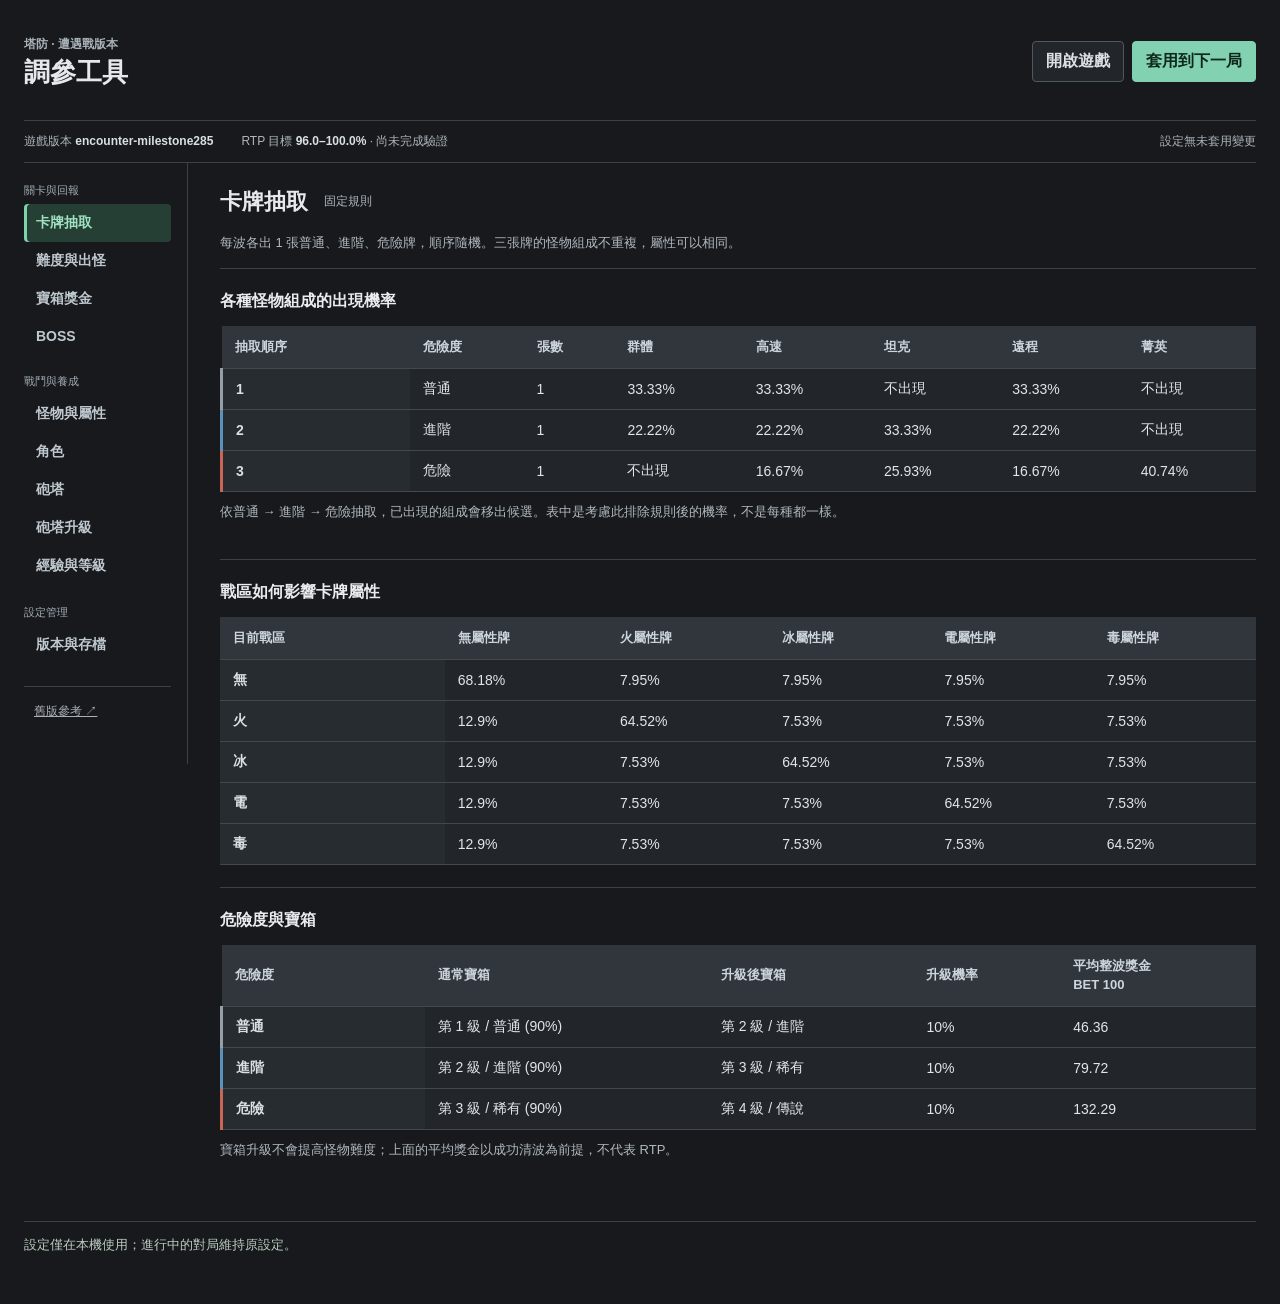
<file: tuner.html>
<!doctype html>
<html lang="zh-Hant">
<head>
  <meta charset="utf-8">
  <meta name="viewport" content="width=device-width, initial-scale=1">
  <title>塔防調參工具</title>
  <link rel="stylesheet" href="tuner.css?v=encounter-milestone285">
  <link rel="stylesheet" href="tuner-current.css?v=encounter-milestone285">
</head>
<body data-tuner-mode="current">
  <main class="tool-shell">
    <header class="tool-header">
      <div><p class="eyebrow">塔防 · 遭遇戰版本</p><h1>調參工具</h1></div>
      <div class="actions">
        <a class="ghost" href="index.html?v=encounter-milestone285" target="_blank" rel="noreferrer">開啟遊戲</a>
        <button id="applyBtn" type="button">套用到下一局</button>
      </div>
    </header>
    <div class="version-strip"><span>遊戲版本 <b id="encounterSourceBuild"></b></span><span>RTP 目標 <b id="currentRtpTarget"></b> · 尚未完成驗證</span><span id="currentDraftState" role="status">本機設定</span></div>
    <div class="tuner-layout">
      <aside class="tuner-sidebar">
        <nav class="tabs" aria-label="調參分類">
          <span class="nav-group">關卡與回報</span>
          <button class="tab active" type="button" data-tab="encounter">卡牌抽取</button>
          <button class="tab" type="button" data-tab="combat">難度與出怪</button>
          <button class="tab" type="button" data-tab="chests">寶箱獎金</button>
          <button class="tab" type="button" data-tab="boss">BOSS</button>
          <span class="nav-group">戰鬥與養成</span>
          <button class="tab" type="button" data-tab="monsters">怪物與屬性</button>
          <button class="tab" type="button" data-tab="heroes">角色</button>
          <button class="tab" type="button" data-tab="towers">砲塔</button>
          <button class="tab" type="button" data-tab="upgrades">砲塔升級</button>
          <button class="tab" type="button" data-tab="exp">經驗與等級</button>
          <span class="nav-group">設定管理</span>
          <button class="tab" type="button" data-tab="json">版本與存檔</button>
        </nav>
        <a class="legacy-link" href="tuner-legacy.html?v=tuner-organized249">舊版參考 ↗</a>
      </aside>
      <div class="tuner-content">
        <section id="encounterTab" class="tab-panel active">
          <header class="page-heading"><h2>卡牌抽取</h2><span class="readonly-label">固定規則</span></header>
          <p class="page-note">每波各出 1 張普通、進階、危險牌，順序隨機。三張牌的怪物組成不重複，屬性可以相同。</p>
          <section class="current-section" id="encounterDraw"><h3>各種怪物組成的出現機率</h3>
            <div class="table-scroll"><table class="data-table"><thead><tr><th>抽取順序</th><th>危險度</th><th>張數</th><th>群體</th><th>高速</th><th>坦克</th><th>遠程</th><th>菁英</th></tr></thead><tbody id="encounterDrawReferenceBody"></tbody></table></div>
            <p class="page-note">依普通 → 進階 → 危險抽取，已出現的組成會移出候選。表中是考慮此排除規則後的機率，不是每種都一樣。</p>
          </section>
          <section class="current-section"><h3>戰區如何影響卡牌屬性</h3>
            <div class="table-scroll"><table class="data-table"><thead><tr><th>目前戰區</th><th>無屬性牌</th><th>火屬性牌</th><th>冰屬性牌</th><th>電屬性牌</th><th>毒屬性牌</th></tr></thead><tbody id="encounterAttributeReferenceBody"></tbody></table></div>
          </section>
          <section class="current-section"><h3>危險度與寶箱</h3>
            <div class="table-scroll"><table class="data-table"><thead><tr><th>危險度</th><th>通常寶箱</th><th>升級後寶箱</th><th>升級機率</th><th>平均整波獎金<br>BET 100</th></tr></thead><tbody id="encounterLaneRewardBody"></tbody></table></div>
            <p class="page-note">寶箱升級不會提高怪物難度；上面的平均獎金以成功清波為前提，不代表 RTP。</p>
          </section>
        </section>
        <section id="combatTab" class="tab-panel">
          <header class="page-heading"><h2>難度與出怪</h2><span class="editable-label">可調設定</span></header>
          <p class="page-note">血量影響擊殺時間，攻擊影響基地受傷。通關率、受傷率與死亡率必須另外實跑，這裡不把參數當成固定勝率。</p>
          <div id="combatSettings"></div>
          <details class="technical-details" id="encounterFormation"><summary>詳細卡牌戰鬥數值預覽</summary>
            <label class="preview-field">預覽第幾波 <input id="encounterPreviewWave" type="number" min="1" max="70" value="1" step="1"></label>
            <div class="table-scroll"><table class="data-table"><thead><tr><th>危險度</th><th>組成</th><th>機率</th><th>小怪數量</th><th>菁英數量</th><th>每批隻數</th><th>批次間隔 / 秒</th><th>血量係數</th><th>攻擊係數</th><th>移速係數</th><th>射程</th></tr></thead><tbody id="encounterFormationReferenceBody"></tbody></table></div>
            <p class="page-note">係數已包含卡牌難度與怪物組成，還要乘上怪物本體及適用的全域、波次係數，才是實際戰鬥數值。</p>
          </details>
          <section class="current-section"><h3>各階段基礎出怪數</h3><div class="table-scroll"><table class="data-table"><thead><tr><th>波次</th><th>最少隻數</th><th>最多隻數</th></tr></thead><tbody id="currentCountBody"></tbody></table></div><p class="page-note">三張牌共用一次基礎數量抽籤，再依群體、高速、坦克等組成換算成卡牌上的數量。</p></section>
          <details class="technical-details"><summary>波次血量成長</summary><div id="currentWaveSettings"></div><p class="page-note">第 5 波起使用固定曲線：1.26 +（波次 − 4）× 0.105，最多 5.5 倍；再乘卡牌與全域修正。BOSS 血量另外計算。</p></details>
        </section>
        <section id="chestsTab" class="tab-panel">
          <header class="page-heading"><h2>寶箱獎金</h2><span class="editable-label">可調設定</span></header>
          <div id="chestSettings"></div>
          <div class="encounter-preview-controls"><label>這波下注金額 <input id="encounterPreviewBet" type="number" min="1" max="1000000" value="100" step="1"></label><label>目前累積倍率 <input id="encounterPreviewMultiplier" type="number" min="1" max="10000" value="1" step="0.1"></label></div>
          <section class="current-section" id="encounterRewards"><h3>成功清波可以拿多少錢</h3>
            <p class="page-note">整波獎金 = 打怪獎金 + 通關開箱。開箱約占整波的 40%，不是額外再加一次整波獎金。</p>
            <div class="table-scroll"><table class="data-table money-table"><thead><tr><th>寶箱</th><th>整波獎金範圍</th><th>平均整波獎金</th><th>其中：開箱獎金</th><th>整波獎金乘倍率</th></tr></thead><tbody id="encounterRewardReferenceBody"></tbody></table></div>
            <p class="page-note">整波金額未乘倍率，最後一欄才乘目前倍率；都不是扣除下注後的淨利。BOSS 對之前累積獎金的倍率增值另計。整波範圍與平均值未取整，「開箱獎金」則是整數範圍。</p>
            <details class="technical-details"><summary>金額計算公式</summary><p id="encounterRewardBasis" class="page-note"></p><p class="page-note">整波獎金先向下取整，小數留到下一波；開箱取整波整數金額的 40% 再四捨五入，剩餘金額分配給打怪。</p></details>
          </section>
          <section class="current-section"><h3>本波獎金能否超過本波下注</h3>
            <div class="table-scroll"><table class="data-table"><thead><tr><th>寶箱</th><th>本波獎金 × 累積倍率</th><th>再減本波 BET</th><th>超過 BET 機會</th></tr></thead><tbody id="currentWaveProfitBody"></tbody></table></div>
            <p class="page-note">以成功清波、尚未取整為前提，只比較本波新增獎金與本波下注。不含死亡、舊 POT 的倍率增值、之前或之後的下注，因此不是整局獲利率，也不是 RTP。</p>
          </section>
        </section>
        <section id="bossTab" class="tab-panel">
          <header class="page-heading"><h2>BOSS</h2></header>
          <section class="current-section" id="encounterBoss"><h3>哪一波會出 BOSS</h3><p id="encounterBossReference" class="page-note"></p>
            <div class="table-scroll"><table class="data-table narrow-table"><thead><tr><th>BOSS</th><th>可能出現的全局波次</th></tr></thead><tbody id="currentBossScheduleBody"></tbody></table></div>
            <p class="page-note">每次換戰區重新從第 1 波計算，先打 6–13 波一般怪，第 7–14 波其中一波出 BOSS；不是每局固定在第 7、14、21 波出王。</p>
            <details class="technical-details"><summary>已到這一波、前面仍沒出王時的出現機率</summary><div class="table-scroll"><table class="data-table narrow-table"><thead><tr><th>戰區內波次</th><th>此波出王機率</th></tr></thead><tbody id="currentBossHazardBody"></tbody></table></div></details>
          </section>
          <p id="currentBossModeNote" class="mode-warning" hidden>目前為未校準玩法模式。下方候選版的 BOSS 權重與倍率區間尚未啟用。</p>
          <div id="bossSettings"></div>
          <section class="current-section"><h3>BOSS 波獎勵來源（BET 100）</h3><div class="table-scroll"><table class="data-table matrix-table" data-columns="3"><thead><tr><th>來源</th><th>獎金範圍／內容</th><th>平均金額</th></tr></thead><tbody id="currentBossEscortBody"></tbody></table></div></section>
          <section class="current-section"><h3>第 1–5 區的結算倍率與機率</h3><div class="table-scroll"><table class="data-table"><thead><tr><th>BOSS</th><th>小倍率</th><th>中倍率</th><th>大倍率</th><th>頭獎倍率</th></tr></thead><tbody id="currentBossIncrementBody"></tbody></table></div></section>
          <details class="technical-details"><summary>BOSS 固定型態與血量</summary>
            <div class="table-scroll"><table class="data-table"><thead><tr><th>型態</th><th>機率</th><th>血量係數</th><th>攻擊係數</th><th>移速係數</th><th>護衛數量係數</th><th>保底菁英</th><th>寶箱</th></tr></thead><tbody id="encounterBossArchetypeBody"></tbody></table></div>
            <p id="currentBossGrowth" class="page-note"></p>
          </details>
          <details class="technical-details"><summary>BOSS 護衛：組成與彩金分配</summary><p class="page-note">組成模板只控制 BOSS 的護衛，不控制三選一普通波。分配權重只改變打怪獎金如何分給敵人，不增加整波總額。</p>
            <div class="table-scroll"><table class="data-table"><thead><tr><th>模板</th><th>普通</th><th>快速</th><th>厚血</th><th>遠程</th><th>特殊</th></tr></thead><tbody id="templateTableBody"></tbody></table></div>
            <div class="table-scroll"><table class="data-table"><thead><tr><th>波次</th><th>最少</th><th>最多</th><th>普通分配</th><th>快速分配</th><th>厚血分配</th><th>遠程分配</th><th>特殊分配</th><th>標準</th><th>快速</th><th>厚血</th><th>遠程</th><th>干擾</th><th>混壓</th></tr></thead><tbody id="bandTableBody"></tbody></table></div>
            <p class="page-note">分配權重也用於一般波的擊殺獎金。BOSS 護衛模板由戰區固定選擇：無＝混壓、火＝快速、冰＝厚血、電＝干擾、毒＝遠程，不使用隨機模板權重。</p>
            <h3>護衛菁英抽取機率</h3><p class="page-note">BOSS 波最多抽出 1 隻護衛菁英；召喚型本身保底 1 隻，不會再加到 2 隻。一般三選一卡牌不使用這張表。</p>
            <div class="table-scroll"><table class="data-table narrow-table"><thead><tr><th>BOSS 所在波次</th><th>菁英機率 / %</th></tr></thead><tbody id="currentBossEliteBody"></tbody></table></div>
          </details>
        </section>
        <section id="monstersTab" class="tab-panel">
          <header class="page-heading"><h2>怪物與屬性</h2><span class="editable-label">可調設定</span></header>
          <p class="page-note">下表是怪物本體數值。一般小怪的射程由卡牌組成決定；菁英與 BOSS 使用自己的射程。金錢設定統一放在「寶箱獎金」。</p>
          <div class="table-scroll"><table class="data-table"><thead></thead><tbody id="monsterTableBody"></tbody></table></div>
          <details class="technical-details"><summary>各怪物受到的屬性傷害倍率</summary><p class="page-note">大於 1 代表受到更多傷害，小於 1 代表抗性。每欄代表攻擊方的屬性。</p><div class="table-scroll"><table class="data-table"><thead><tr><th>怪物</th><th>火傷</th><th>冰傷</th><th>電傷</th><th>毒傷</th><th>無屬性傷害</th></tr></thead><tbody id="currentAttributeBody"></tbody></table></div></details>
        </section>
        <section id="heroesTab" class="tab-panel"><header class="page-heading"><h2>角色</h2></header><div id="currentHeroSettings"></div><div class="table-scroll"><table class="data-table"><thead></thead><tbody id="heroTableBody"></tbody></table></div></section>
        <section id="towersTab" class="tab-panel"><header class="page-heading"><h2>砲塔</h2></header><div class="table-scroll"><table class="data-table"><thead></thead><tbody id="towerTableBody"></tbody></table></div></section>
        <section id="upgradesTab" class="tab-panel"><header class="page-heading"><h2>砲塔升級</h2></header><p class="page-note">依砲塔列出可抽到的升級、觸發條件與實際效果。</p><div id="upgradeOptionTables"></div></section>
        <section id="expTab" class="tab-panel"><header class="page-heading"><h2>經驗與等級</h2></header><div id="experienceSettings"></div>
          <section class="current-section"><h3>只有擊殺怪物才取得經驗</h3><div class="table-scroll"><table class="data-table matrix-table" data-columns="3"><thead><tr><th>卡牌危險度</th><th>打怪經驗倍率<br>已含全域修正</th><th>寶箱／通關經驗</th></tr></thead><tbody id="currentExperienceBody"></tbody></table></div><p class="page-note">擊殺經驗 = 怪物本體經驗 × 表中倍率。寶箱不提供經驗；抽中升級寶箱不會增加經驗，BOSS 本體仍有擊殺經驗。</p></section>
          <section class="current-section"><h3>升級需要多少經驗</h3><div class="table-scroll"><table class="data-table narrow-table"><thead><tr><th>等級</th><th>所需經驗</th></tr></thead><tbody id="expTableBody"></tbody></table></div></section>
        </section>
        <section id="jsonTab" class="tab-panel"><header class="page-heading"><h2>版本與存檔</h2></header><div id="versionSettings"></div>
          <section class="current-section"><h3>設定檔</h3><p class="page-note">匯入只更新草稿；按「套用到下一局」後才儲存到本機遊戲。設定檔保留相容用的舊欄位，不會自動更新 Git 或雲端版本。</p><div class="file-actions"><button id="exportBtn" type="button" class="ghost">匯出設定</button><button id="importBtn" type="button" class="ghost">匯入草稿</button><button id="resetBtn" type="button" class="ghost">還原預設草稿</button></div><textarea id="jsonText" spellcheck="false" aria-label="設定 JSON" placeholder="匯出的設定，或待匯入的 JSON"></textarea></section>
          <section class="current-section"><h3>版本範圍</h3><p class="page-note">V285 里程碑測試，RTP 未校準。每波下注；過王後本區 POT 乘本區倍率直接入錢包，下一區 POT 與倍率重置，隊伍保留。V284 的 50 萬局結果不適用此版本。</p><a href="v284.html">開啟保留的 V284 遊戲</a></section>
        </section>
      </div>
    </div>
    <p id="statusText" class="status" role="status">設定僅在本機使用；進行中的對局維持原設定。</p>
  </main>
  <script src="encounter-tuning-data.js?v=encounter-milestone285"></script>
  <script src="tuner-encounter.js?v=encounter-milestone285"></script>
  <script src="tuner-current.js?v=encounter-milestone285"></script>
  <script src="tuner.js?v=encounter-milestone285"></script>
</body>
</html>
</file>
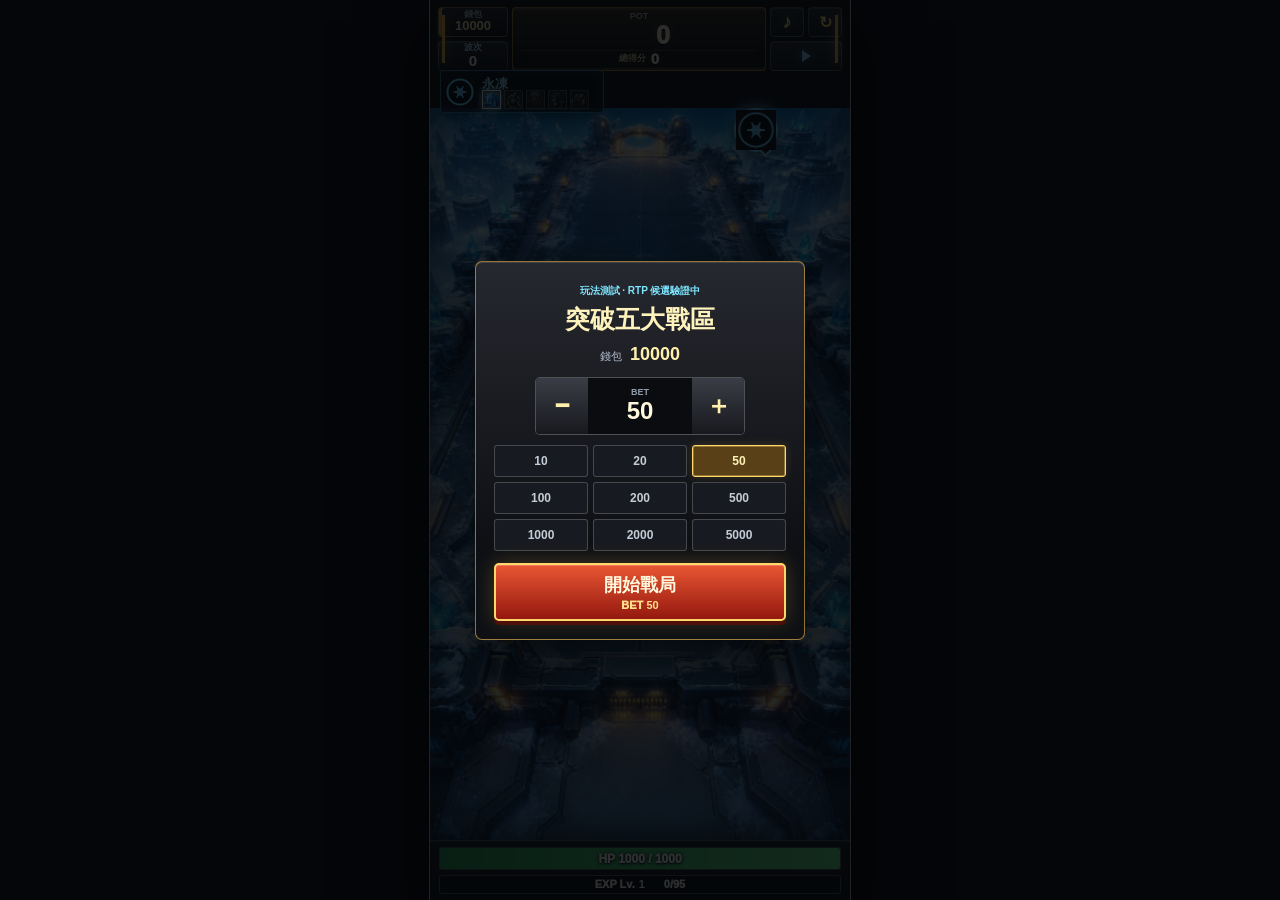
<file: v284.html>
<!doctype html>
<html lang="zh-Hant">
<head>
  <meta charset="utf-8">
  <meta name="viewport" content="width=device-width, initial-scale=1, maximum-scale=1, user-scalable=no, viewport-fit=cover">
  <meta name="theme-color" content="#08090c">
  <meta name="mobile-web-app-capable" content="yes">
  <meta name="apple-mobile-web-app-capable" content="yes">
  <title>塔防卡牌玩法測試</title>
  <link rel="stylesheet" href="styles.css?v=encounter-integrated-card238">
  <link rel="stylesheet" href="encounter-integrated.css?v=encounter-persistent-balance284">
</head>
<body>
  <main class="phone">
    <section class="top-hud">
      <div class="hud-chip">
        <span>錢包</span>
        <strong id="walletText">10000</strong>
      </div>
      <div class="pot-chip">
        <span>POT</span>
        <div class="pot-row">
          <strong id="potText">0</strong>
          <b id="bossMultText" class="empty"></b>
        </div>
        <div class="payout-row"><span>總得分</span><strong id="payoutText">0</strong></div>
      </div>
      <div class="hud-icons">
        <button id="resetBtn" type="button" aria-label="重新開始本局">↻</button>
      </div>
      <button id="soundBtn" class="sound-toggle" type="button" aria-label="關閉音效">
        <span aria-hidden="true">♪</span>
      </button>
      <button id="speedBtn" class="speed-toggle speed-1" type="button" aria-label="speed">
        <span></span>
        <span></span>
        <span></span>
      </button>
      <div class="hud-chip wave-chip">
        <span>波次</span>
        <strong class="wave-value"><b id="waveText">0</b><canvas id="waveAttrIcon" width="22" height="22" hidden></canvas></strong>
      </div>
    </section>

    <section class="battlefield">
      <div id="biomeHud" class="biome-hud" aria-label="目前戰區與 BOSS 進度">
        <canvas id="biomeAttrIcon" width="30" height="30" aria-hidden="true"></canvas>
        <strong id="biomeName">戰區</strong>
        <span id="biomeRoute" class="biome-route"></span>
      </div>
      <span id="nextAttrHint" class="next-attr-hint" role="img"><canvas id="nextAttrIcon" width="44" height="44"></canvas></span>
      <canvas id="game" width="350" height="760" aria-label="塔防戰場"></canvas>
      <div id="messageText" class="message">選擇 BET 與角色後開始戰鬥。</div>
    </section>

    <div id="biomeTransition" class="biome-transition hidden" aria-live="polite">
      <canvas id="biomeTransitionIcon" width="78" height="78" aria-hidden="true"></canvas>
      <span>NEW ZONE</span>
      <strong id="biomeTransitionName">戰區轉移</strong>
    </div>

    <section id="towerSlots" class="tower-slots"></section>

    <section class="bottom-status" aria-label="基地與經驗狀態">
      <div class="status-row hp-status">
        <div class="status-track"><div id="hpFill" class="status-fill hp-fill"></div><strong id="hpText" class="status-value">HP 1000 / 1000</strong></div>
      </div>
      <div class="status-row exp-status">
        <div class="status-track"><div id="expFill" class="status-fill exp-fill"></div><strong class="status-value">EXP Lv.<b id="levelText">1</b>　<span id="expText">0/95</span></strong></div>
      </div>
    </section>

    <section id="entryOverlay" class="entry-overlay">
      <div class="entry-panel">
        <span class="entry-kicker">玩法測試 · RTP 候選驗證中</span>
        <h2>突破五大戰區</h2>
        <div class="entry-wallet"><span>錢包</span><strong id="entryWalletText">10000</strong></div>
        <div class="entry-stepper">
          <button id="betMinusBtn" type="button" aria-label="降低 BET">−</button>
          <div><span>BET</span><strong id="betText">100</strong></div>
          <button id="betPlusBtn" type="button" aria-label="提高 BET">＋</button>
        </div>
        <div id="betOptions" class="bet-options" aria-label="BET 選項"></div>
        <button id="betBtn" class="entry-start" type="button">
          <span>開始戰局</span><small>BET <b id="entryBetText">100</b></small>
        </button>
      </div>
    </section>

    <section id="waveDecision" class="wave-decision hidden" aria-live="polite">
      <div class="decision-panel">
        <div class="decision-head">
          <span id="decisionWave">第 1 波完成</span>
          <i id="decisionDanger" class="decision-danger hidden" aria-label="危險程度上升">!</i>
        </div>
        <div class="decision-score"><span>目前總得分</span><strong id="decisionPayout">0</strong></div>
        <div class="decision-wave-summary">
          <strong id="decisionReward">+0 POT</strong>
          <span id="decisionDamage">基地 -0 HP</span>
          <small id="decisionRepair" class="hidden"></small>
        </div>
        <div class="decision-actions">
          <button id="continueBtn" class="continue-button" type="button">
            <span>繼續</span><small>BET <b id="waveBetText">100</b></small>
          </button>
          <button id="collectBtn" class="collect-button" type="button" disabled>
            <span>COLLECT</span><strong id="collectText">0</strong>
          </button>
        </div>
      </div>
    </section>

    <div id="betRaiseFx" class="bet-raise-fx hidden" role="status" aria-live="polite">
      <span>BET UP</span>
      <strong><b id="betRaiseFrom">100</b><i>→</i><b id="betRaiseTo">150</b></strong>
    </div>

    <section id="choiceOverlay" class="choice-overlay hidden">
      <div class="choice-panel">
        <h2 id="choiceTitle">三選一</h2>
        <p id="choiceHint">選擇一個項目。</p>
        <div id="choiceList" class="choice-list"></div>
        <div class="choice-actions">
          <button id="rerollBtn" class="reroll-button hidden" type="button">
            <span aria-hidden="true">↻</span>
            <b>REROLL</b>
            <small id="rerollCostText">BET 100</small>
          </button>
        </div>
      </div>
    </section>

    <section id="encounterOverlay" class="encounter-overlay hidden" aria-live="polite">
      <div id="encounterPanel" class="encounter-panel">
        <header class="encounter-header">
          <span id="encounterWave" class="encounter-wave">WAVE 01</span>
          <h2 id="encounterTitle">選擇目標</h2>
          <span class="encounter-scan" aria-hidden="true"></span>
        </header>
        <div id="encounterList" class="encounter-list" role="group" aria-label="本波敵軍選擇"></div>
      </div>
    </section>

    <section id="resultOverlay" class="result-overlay hidden">
      <div class="result-panel">
        <h2 id="resultTitle">結算</h2>
        <p id="resultBody"></p>
        <button id="newRunBtn" type="button">再來一局</button>
      </div>
    </section>
  </main>
  <script src="game-v284.js?v=encounter-persistent-balance284" charset="utf-8"></script>
</body>
</html>
</file>
<file: styles.css>
:root {
  --bg: #070a10;
  --panel: rgba(16, 22, 34, .88);
  --panel-solid: #111826;
  --panel-hi: #243044;
  --line: rgba(146, 166, 198, .42);
  --line-soft: rgba(255, 255, 255, .14);
  --gold: #f0bc4f;
  --gold-hi: #fff1a6;
  --green: #35d16b;
  --red: #ff554d;
  --ink: #f6f8ff;
  --muted: #aeb8c8;
  --safe-bottom: env(safe-area-inset-bottom, 0px);
  --app-height: 100dvh;
  --bottom-lift: 7px;
}

* { box-sizing: border-box; }
[hidden], .hidden { display: none !important; }

html,
body {
  width: 100%;
  height: 100%;
  overscroll-behavior: none;
  touch-action: manipulation;
  -webkit-text-size-adjust: 100%;
}

body {
  margin: 0;
  height: var(--app-height);
  min-height: 0;
  display: grid;
  place-items: start center;
  background: #05070d;
  color: var(--ink);
  font-family: "Microsoft JhengHei", "Segoe UI", Arial, sans-serif;
  overflow: hidden;
  user-select: none;
  -webkit-user-select: none;
}

button {
  font: inherit;
  cursor: pointer;
  -webkit-tap-highlight-color: transparent;
  touch-action: manipulation;
  user-select: none;
  -webkit-user-select: none;
}

button:disabled {
  cursor: not-allowed;
  filter: grayscale(.65);
  opacity: .5;
}

.phone {
  position: relative;
  width: 100vw;
  height: var(--app-height);
  min-height: 0;
  overflow: hidden;
  background: linear-gradient(#0d1726 0%, #0e1a26 58%, #090d14 100%);
  box-shadow: 0 0 0 1px rgba(255,255,255,.08), 0 20px 70px rgba(0,0,0,.55);
}

.top-hud {
  position: absolute;
  z-index: 8;
  top: 6px;
  left: 7px;
  right: 7px;
  display: grid;
  grid-template-columns: 70px minmax(0, 1fr) 38px;
  grid-template-rows: 30px 30px 13px;
  gap: 3px;
  pointer-events: none;
}

.hud-chip,
.pot-chip,
.exp-chip,
.hud-icons button,
.sound-toggle,
.speed-toggle {
  border: 1px solid var(--line);
  background: linear-gradient(rgba(38, 48, 68, .86), rgba(12, 17, 27, .86));
  box-shadow: inset 0 1px 0 rgba(255,255,255,.10), 0 3px 10px rgba(0,0,0,.30);
}

.hud-chip {
  display: grid;
  align-content: center;
  padding: 2px 5px;
  text-align: center;
}

.hud-chip span,
.pot-chip span,
.bet-stepper span {
  display: block;
  color: var(--muted);
  font-size: 9px;
  line-height: 1;
  font-weight: 900;
  letter-spacing: 0;
}

.hud-chip strong {
  display: block;
  color: #fff4cd;
  font-size: 13px;
  line-height: 1.15;
}

.wave-value {
  min-height: 18px;
  display: flex !important;
  align-items: center;
  justify-content: center;
  gap: 2px;
}

.wave-value canvas {
  width: 18px;
  height: 18px;
  flex: 0 0 18px;
}

.hud-chip.boss-risk {
  border-color: rgba(255, 85, 77, .95);
  background: linear-gradient(rgba(91, 23, 27, .92), rgba(26, 10, 14, .92));
  box-shadow: inset 0 1px 0 rgba(255,255,255,.10), 0 0 16px rgba(255,85,77,.42);
  animation: bossNextPulse .72s ease-in-out infinite alternate;
}

.hud-chip.boss-risk span,
.hud-chip.boss-risk strong {
  color: #ffe3df;
}

.hud-chip.boss-risk.danger-1 { opacity: .86; animation-duration: 1.05s; }
.hud-chip.boss-risk.danger-2 { box-shadow: inset 0 1px 0 rgba(255,255,255,.10), 0 0 20px rgba(255,85,77,.55); }
.hud-chip.boss-risk.danger-3 { border-color: #ffcc58; box-shadow: inset 0 1px 0 rgba(255,255,255,.14), 0 0 26px rgba(255,70,50,.72); animation-duration: .48s; }

.pot-chip {
  grid-column: 2;
  grid-row: 1 / 3;
  display: grid;
  grid-template-rows: 11px 27px 18px;
  align-items: center;
  padding: 3px 8px 5px;
  text-align: center;
}

.pot-row {
  display: flex;
  align-items: baseline;
  justify-content: center;
  gap: 8px;
  min-width: 0;
}

.pot-chip strong {
  min-width: 70px;
  text-align: right;
  color: #fff6d5;
  font-size: 25px;
  line-height: .95;
  font-weight: 1000;
  letter-spacing: 0;
  text-shadow: 0 2px 0 rgba(0,0,0,.55);
}

.pot-chip b {
  min-width: 56px;
  color: var(--gold);
  font-size: 22px;
  line-height: 1;
  font-weight: 1000;
  text-align: left;
  text-shadow: 0 0 12px rgba(240,188,79,.52);
}

.pot-chip .empty {
  min-width: 0;
}

.pot-chip .rolling {
  color: var(--gold-hi);
  transform: scale(1.08);
  animation: bossMultiplierTick .24s steps(2, end) infinite;
}

.pot-chip .rolling-high {
  color: #ffd85f;
  font-size: 25px;
  text-shadow: 0 0 7px #fff2b0, 0 0 18px rgba(255,185,48,.88);
}

.pot-chip .rolling-jackpot {
  color: #fffbd1;
  font-size: 27px;
  text-shadow: 0 0 8px #fff, 0 0 22px rgba(255,203,63,1);
}

.payout-row {
  display: flex;
  align-items: center;
  justify-content: center;
  gap: 5px;
  min-width: 0;
  border-top: 1px solid rgba(240,188,79,.22);
}

.payout-row span {
  color: #d5c48f;
  font-size: 9px;
}

.payout-row strong {
  min-width: 0;
  color: #fff1a6;
  font-size: 15px;
  line-height: 1;
  text-align: left;
  text-shadow: 0 0 9px rgba(240,188,79,.35);
}

.hud-icons {
  grid-column: 3;
  grid-row: 1;
}

.hud-icons button {
  width: 100%;
  height: 100%;
  color: var(--gold);
  font-weight: 1000;
  pointer-events: auto;
}

.sound-toggle {
  position: relative;
  grid-column: 1;
  grid-row: 2;
  width: 100%;
  height: 100%;
  display: grid;
  place-items: center;
  padding: 0;
  color: #8fd7ff;
  font-size: 18px;
  font-weight: 1000;
  pointer-events: auto;
}

.sound-toggle span {
  line-height: 1;
  filter: drop-shadow(0 0 5px rgba(143,215,255,.42));
}

.sound-toggle.muted {
  color: #8d96a5;
  filter: grayscale(.7);
}

.sound-toggle.muted::after {
  content: "";
  position: absolute;
  width: 25px;
  height: 2px;
  border-radius: 2px;
  background: #ff6a61;
  transform: rotate(-36deg);
  box-shadow: 0 0 5px rgba(255,83,75,.45);
}

.speed-toggle {
  grid-column: 3;
  grid-row: 2;
  width: 100%;
  height: 100%;
  display: flex;
  align-items: center;
  justify-content: center;
  gap: 2px;
  padding: 0 4px;
  pointer-events: auto;
}

.speed-toggle.fast {
  border-color: rgba(240,188,79,.75);
  box-shadow: inset 0 1px 0 rgba(255,255,255,.10), 0 0 14px rgba(240,188,79,.24);
}

.speed-toggle span {
  width: 0;
  height: 0;
  border-top: 6px solid transparent;
  border-bottom: 6px solid transparent;
  border-left: 9px solid #8fd7ff;
  filter: drop-shadow(0 0 5px rgba(143,215,255,.45));
}

.speed-toggle.speed-1 span:nth-child(n+2),
.speed-toggle.speed-2 span:nth-child(3) {
  display: none;
}

.speed-toggle.fast span {
  border-left-color: var(--gold-hi);
}

.exp-chip {
  grid-column: 1 / 4;
  display: grid;
  grid-template-columns: 98px 1fr;
  align-items: center;
  gap: 6px;
  padding: 1px 6px;
}

.exp-label {
  display: flex;
  justify-content: space-between;
  gap: 4px;
  color: #dce7ff;
  font-size: 9px;
  line-height: 1;
  font-weight: 900;
  white-space: nowrap;
}

.exp-label span { color: var(--muted); }
.exp-label b,
.exp-label strong { color: #94d8ff; }

.exp-track {
  height: 5px;
  overflow: hidden;
  border: 1px solid rgba(148,216,255,.35);
  background: #070b13;
}

.exp-fill {
  width: 0%;
  height: 100%;
  background: linear-gradient(90deg, #38a9ff, #89e4ff);
}

.battlefield {
  position: absolute;
  inset: 0 0 calc(124px + var(--safe-bottom) + var(--bottom-lift));
}

canvas {
  display: block;
  width: 100%;
  height: 100%;
  background:
    radial-gradient(circle at 50% 18%, rgba(44, 83, 112, .62), transparent 31%),
    linear-gradient(#101b2a, #1b333b 58%, #10141b);
}

.message {
  position: absolute;
  z-index: 8;
  left: 12px;
  right: 12px;
  top: 84px;
  min-height: 20px;
  padding: 3px 9px;
  border: 1px solid rgba(255,255,255,.16);
  background: rgba(5, 8, 14, .60);
  color: #ecf4ff;
  text-align: center;
  font-size: 11px;
  line-height: 1.25;
  font-weight: 900;
}

.tower-slots {
  position: absolute;
  z-index: 9;
  left: 7px;
  right: 7px;
  bottom: calc(76px + var(--safe-bottom) + var(--bottom-lift));
  display: grid;
  grid-template-columns: repeat(4, minmax(0, 1fr));
  gap: 5px;
}

.slot {
  position: relative;
  min-height: 40px;
  padding: 5px 6px 9px;
  overflow: hidden;
  border: 1px solid rgba(151, 169, 200, .38);
  background: linear-gradient(rgba(38, 48, 68, .94), rgba(12, 17, 27, .94));
  color: #f4f7ff;
  font-size: 11px;
  line-height: 1.1;
  font-weight: 1000;
  box-shadow: inset 0 1px 0 rgba(255,255,255,.08);
}

.slot small {
  display: block;
  margin-top: 2px;
  color: var(--muted);
  font-size: 9px;
  font-weight: 900;
}

.slot.empty {
  display: grid;
  place-items: center;
  color: #707b92;
  font-size: 11px;
}

.slot-cd {
  position: absolute;
  left: 5px;
  right: 5px;
  bottom: 4px;
  height: 4px;
  background: rgba(4, 7, 12, .9);
  border: 1px solid rgba(255,255,255,.12);
}

.slot-cd-fill {
  height: 100%;
  width: 100%;
  background: linear-gradient(90deg, #36a9ff, #f0bc4f);
  box-shadow: 0 0 8px rgba(240,188,79,.45);
}

.bottom-ui {
  position: absolute;
  z-index: 10;
  left: 7px;
  right: 7px;
  bottom: calc(max(5px, var(--safe-bottom)) + var(--bottom-lift));
  height: 70px;
}

.bet-raise-fx {
  position: absolute;
  z-index: 35;
  left: 50%;
  bottom: calc(142px + var(--safe-bottom) + var(--bottom-lift));
  width: 174px;
  min-height: 58px;
  padding: 7px 12px;
  border: 2px solid #ffd76a;
  border-radius: 6px;
  background: linear-gradient(180deg, rgba(87,45,11,.98), rgba(20,12,6,.98));
  color: #fff3bd;
  text-align: center;
  transform: translateX(-50%);
  box-shadow: inset 0 1px 0 rgba(255,255,255,.22), 0 0 28px rgba(255,153,42,.7), 0 8px 24px rgba(0,0,0,.52);
  pointer-events: none;
}

.bet-raise-fx span {
  display: block;
  color: #ffb84b;
  font-size: 11px;
  font-weight: 1000;
}

.bet-raise-fx strong {
  display: flex;
  align-items: center;
  justify-content: center;
  gap: 9px;
  margin-top: 2px;
  font-size: 22px;
}

.bet-raise-fx b,
.bet-raise-fx i {
  font-style: normal;
}

.bet-raise-fx i { color: #ff8c3a; }
.bet-raise-fx.play { animation: betRaiseReveal 2.2s ease-out both; }
.bottom-ui.bet-increased .bet-stepper { animation: betCostPulse .72s ease-out 2; }

.bet-stepper {
  position: absolute;
  left: 0;
  bottom: 0;
  width: 116px;
  height: 48px;
  display: grid;
  grid-template-columns: 28px 1fr 28px;
  align-items: stretch;
  border: 1px solid rgba(151, 169, 200, .38);
  background: linear-gradient(#1b2433, #0b1019);
}

.bet-stepper button {
  border: 0;
  background: rgba(45, 59, 84, .95);
  color: #fff2c9;
  font-size: 18px;
  font-weight: 1000;
}

.bet-stepper div {
  display: grid;
  place-items: center;
  text-align: center;
}

.bet-stepper strong {
  color: var(--gold-hi);
  font-size: 18px;
  line-height: 1;
}

.main-actions {
  position: absolute;
  left: 122px;
  right: 0;
  bottom: 0;
  height: 70px;
  display: grid;
  grid-template-columns: minmax(84px, 1fr) 98px;
  gap: 7px;
  align-items: end;
}

.bet-button {
  position: relative;
  justify-self: center;
  width: 76px;
  height: 76px;
  margin-bottom: 0;
  border-radius: 50%;
  border: 5px solid #f4d26b;
  background: radial-gradient(circle at 50% 30%, #ff7652, #b51d16 72%);
  color: #fff4c6;
  font-size: 20px;
  font-weight: 1000;
  text-shadow: 0 2px 0 rgba(0,0,0,.48);
  box-shadow: inset 0 0 0 4px rgba(255,255,255,.15), 0 5px 0 #4e150e, 0 0 24px rgba(240,188,79,.28);
}

.next-attr-hint {
  position: absolute;
  z-index: 9;
  top: 112px;
  right: 14px;
  width: 44px;
  height: 44px;
  border: 2px solid #d5dde8;
  border-radius: 50%;
  background: rgba(7, 10, 16, .96);
  box-shadow: 0 3px 10px rgba(0,0,0,.56), 0 0 12px currentColor;
  pointer-events: none;
}

.next-attr-hint::after {
  content: "";
  position: absolute;
  right: 6px;
  bottom: -5px;
  width: 7px;
  height: 7px;
  border-right: 2px solid;
  border-bottom: 2px solid;
  border-color: inherit;
  background: rgba(7, 10, 16, .96);
  transform: rotate(45deg);
}

.next-attr-hint canvas {
  position: relative;
  z-index: 1;
  display: block;
  width: 100%;
  height: 100%;
}

.next-attr-hint.boss {
  border-color: #ff5b52 !important;
  animation: attrBossPulse .58s ease-in-out infinite alternate;
}

@keyframes attrBossPulse {
  from { transform: scale(.96); box-shadow: 0 3px 10px rgba(0,0,0,.56), 0 0 8px rgba(255,91,82,.42); }
  to { transform: scale(1.07); box-shadow: 0 3px 10px rgba(0,0,0,.56), 0 0 20px rgba(255,91,82,.88); }
}

.bet-button small {
  display: block;
  font-size: 11px;
  margin-top: 1px;
}

.collect-button {
  height: 50px;
  border: 2px solid rgba(143,211,106,.78);
  background: linear-gradient(#43ad50, #11692e);
  color: #f6fff0;
  font-weight: 1000;
  box-shadow: 0 4px 0 #073916;
}

.collect-button span,
.collect-button strong {
  display: block;
}

.collect-button strong {
  margin-top: 1px;
  font-size: 16px;
}

.choice-overlay,
.result-overlay {
  position: absolute;
  z-index: 30;
  inset: 0;
  display: grid;
  place-items: center;
  padding: 18px;
  background: rgba(4,6,10,.76);
  overflow: auto;
  overscroll-behavior: contain;
}

.choice-panel,
.result-panel {
  width: 100%;
  max-height: calc(100% - 36px);
  overflow: auto;
  border: 1px solid rgba(151, 169, 200, .46);
  background: linear-gradient(#273146, #111824);
  padding: 14px;
  box-shadow: 0 20px 65px rgba(0,0,0,.55);
  overscroll-behavior: contain;
}

.choice-panel h2,
.result-panel h2 {
  margin: 0 0 4px;
  text-align: center;
  color: #fff3bf;
  font-size: 21px;
}

.choice-panel p,
.result-panel p {
  margin: 0 0 12px;
  color: var(--muted);
  text-align: center;
  font-size: 13px;
  line-height: 1.45;
}

.choice-list {
  display: grid;
  gap: 8px;
}

.choice-card {
  width: 100%;
  border: 1px solid rgba(151, 169, 200, .38);
  background: #151d2b;
  color: var(--ink);
  padding: 10px;
  text-align: left;
  touch-action: manipulation;
  position: relative;
  z-index: 1;
}

.choice-top {
  display: flex;
  justify-content: space-between;
  align-items: center;
  gap: 8px;
  color: #fff;
  margin-bottom: 4px;
}

.choice-name {
  font-weight: 1000;
  font-size: 15px;
}

.choice-sub {
  color: var(--gold);
  font-size: 12px;
  font-weight: 900;
  margin-bottom: 5px;
}

.rarity-badge {
  flex: 0 0 auto;
  min-width: 44px;
  padding: 2px 6px;
  border: 1px solid rgba(255,255,255,.20);
  background: rgba(255,255,255,.08);
  color: #dce7ff;
  text-align: center;
  font-size: 11px;
  font-weight: 1000;
}

.choice-card p {
  margin: 0;
  text-align: left;
  font-size: 12px;
}

.choice-card.rarity-tower {
  border-color: rgba(88, 205, 255, .72);
  background: linear-gradient(105deg, rgba(22, 42, 61, .98), rgba(14, 23, 34, .98));
  box-shadow: inset 3px 0 0 rgba(88, 205, 255, .85);
}

.choice-card.rarity-tower .rarity-badge {
  border-color: rgba(121, 218, 255, .85);
  background: rgba(60, 157, 204, .28);
  color: #bfefff;
}

.choice-card.rarity-core {
  border-color: rgba(255, 112, 77, .84);
  background: linear-gradient(105deg, rgba(61, 28, 23, .98), rgba(18, 19, 24, .98));
  box-shadow: inset 3px 0 0 rgba(255, 112, 77, .95), 0 0 16px rgba(255,112,77,.14);
}

.choice-card.rarity-core .choice-name {
  color: #ffd2c5;
}

.choice-card.rarity-core .rarity-badge {
  border-color: rgba(255, 172, 150, .92);
  background: rgba(211, 73, 42, .32);
  color: #ffe0d7;
}

.choice-card.rarity-deepen {
  border-color: rgba(184, 126, 255, .78);
  background: linear-gradient(105deg, rgba(39, 30, 64, .98), rgba(16, 19, 31, .98));
  box-shadow: inset 3px 0 0 rgba(184, 126, 255, .9), 0 0 16px rgba(184,126,255,.12);
}

.choice-card.rarity-deepen .rarity-badge {
  border-color: rgba(207, 168, 255, .9);
  background: rgba(128, 74, 204, .34);
  color: #ead7ff;
}

.choice-card.rarity-synergy {
  border-color: rgba(240, 188, 79, .95);
  background: linear-gradient(105deg, rgba(55, 39, 15, .98), rgba(18, 19, 24, .98));
  box-shadow: inset 3px 0 0 rgba(240,188,79,.95), 0 0 18px rgba(240,188,79,.18);
}

.choice-card.rarity-synergy .choice-name {
  color: #fff1a6;
}

.choice-card.rarity-synergy .rarity-badge {
  border-color: rgba(255, 237, 163, .96);
  background: rgba(240, 188, 79, .28);
  color: #fff1a6;
}

.choice-card.rarity-newTower {
  border-color: rgba(137, 228, 255, .70);
  background: linear-gradient(105deg, rgba(18, 39, 58, .98), rgba(14, 21, 33, .98));
}

.choice-card.rarity-newTower .rarity-badge {
  border-color: rgba(137, 228, 255, .85);
  background: rgba(56, 169, 255, .24);
  color: #ccefff;
}

.result-panel button {
  width: 100%;
  border: 2px solid var(--gold);
  background: #9e6b1d;
  color: #fff6d5;
  padding: 10px;
  font-weight: 1000;
}

.pot-chip.boss-pop {
  animation: bossPotPulse .75s ease-out;
}

.pot-chip.boss-high-pop {
  animation: bossHighPotPulse 1.05s cubic-bezier(.2,.8,.2,1);
}

.pot-chip.boss-jackpot-pop {
  animation: bossJackpotPotPulse 1.35s cubic-bezier(.18,.8,.18,1);
}

.pot-chip.money-pop {
  animation: moneyPotPulse .42s ease-out;
}

.player-hidden { display: none !important; }

@keyframes bossPotPulse {
  0% { transform: scale(1); }
  28% { transform: scale(1.09); filter: brightness(1.48); }
  100% { transform: scale(1); filter: brightness(1); }
}

@keyframes bossMultiplierTick {
  0%, 100% { transform: scale(1.04); filter: brightness(1); }
  50% { transform: scale(1.14); filter: brightness(1.35); }
}

@keyframes bossHighPotPulse {
  0% { transform: scale(1); filter: brightness(1); }
  24% { transform: scale(1.15); filter: brightness(1.85); }
  44% { transform: scale(.98); filter: brightness(1.18); }
  66% { transform: scale(1.07); filter: brightness(1.48); }
  100% { transform: scale(1); filter: brightness(1); }
}

@keyframes bossJackpotPotPulse {
  0% { transform: scale(1); filter: brightness(1); }
  18% { transform: scale(1.2); filter: brightness(2.15); }
  34% { transform: scale(.96); filter: brightness(1.3); }
  52% { transform: scale(1.13); filter: brightness(1.85); }
  72% { transform: scale(1.04); filter: brightness(1.4); }
  100% { transform: scale(1); filter: brightness(1); }
}

@keyframes moneyPotPulse {
  0% { filter: brightness(1); }
  38% { filter: brightness(1.36); }
  100% { filter: brightness(1); }
}

@keyframes bossNextPulse {
  0% { filter: brightness(1); transform: scale(1); }
  100% { filter: brightness(1.35); transform: scale(1.035); }
}

@media (max-height: 700px) {
  .battlefield { inset: 0 0 calc(116px + var(--safe-bottom) + var(--bottom-lift)); }
  .tower-slots { bottom: calc(72px + var(--safe-bottom) + var(--bottom-lift)); }
  .slot { min-height: 38px; padding-top: 4px; }
  .message { top: 80px; }
  .bottom-ui { height: 66px; }
  .bet-stepper { height: 44px; width: 108px; }
  .main-actions { left: 114px; height: 66px; grid-template-columns: minmax(76px, 1fr) 90px; }
  .bet-button { width: 70px; height: 70px; font-size: 19px; }
  .collect-button { height: 46px; }
}

/* Encounter draft prototype: one visual decision after each committed BET. */
.encounter-overlay {
  position: absolute;
  z-index: 38;
  inset: 0;
  display: grid;
  place-items: center;
  padding: max(12px, env(safe-area-inset-top)) 10px max(14px, env(safe-area-inset-bottom));
  overflow: hidden;
  background:
    linear-gradient(180deg, rgba(1, 4, 7, .68), rgba(1, 3, 6, .94)),
    repeating-linear-gradient(0deg, transparent 0 3px, rgba(113, 226, 255, .025) 3px 4px);
  backdrop-filter: blur(3px);
}

.encounter-overlay::before {
  content: "";
  position: absolute;
  inset: 0;
  pointer-events: none;
  background: linear-gradient(90deg, rgba(82, 210, 255, .08), transparent 20% 80%, rgba(82, 210, 255, .08));
  box-shadow: inset 0 0 80px rgba(0, 0, 0, .9);
}

.encounter-panel {
  position: relative;
  width: min(410px, 100%);
  display: grid;
  gap: 12px;
}

.encounter-header {
  position: relative;
  display: grid;
  grid-template-columns: auto 1fr;
  align-items: end;
  gap: 6px 10px;
  min-height: 48px;
  padding: 7px 11px 8px;
  overflow: hidden;
  border: 1px solid rgba(104, 226, 255, .5);
  border-left: 4px solid #59dcff;
  background: linear-gradient(90deg, rgba(12, 48, 64, .98), rgba(5, 12, 19, .96));
  box-shadow: 0 12px 30px rgba(0, 0, 0, .48), inset 0 1px 0 rgba(255, 255, 255, .1);
  clip-path: polygon(0 0, calc(100% - 13px) 0, 100% 13px, 100% 100%, 0 100%);
}

.encounter-wave {
  grid-row: 1 / 3;
  align-self: center;
  color: #8eeaff;
  font: 900 11px/1 Arial, sans-serif;
  letter-spacing: 0;
}

.encounter-header h2 {
  margin: 0;
  color: #fff;
  font: 1000 25px/.95 "Arial Black", "Noto Sans TC", sans-serif;
  letter-spacing: 0;
  text-align: right;
  text-shadow: 0 0 13px rgba(105, 225, 255, .32);
}

.encounter-scan {
  position: absolute;
  left: 0;
  right: 0;
  top: -3px;
  height: 2px;
  background: #9bf1ff;
  box-shadow: 0 0 12px #71e6ff;
  opacity: .7;
  animation: encounterScan 2.3s linear infinite;
}

.encounter-list {
  display: grid;
  grid-template-columns: repeat(3, minmax(0, 1fr));
  gap: 7px;
  width: 100%;
}

.encounter-card {
  --encounter-color: #d5dde8;
  position: relative;
  isolation: isolate;
  aspect-ratio: .64;
  min-width: 0;
  padding: 0;
  overflow: hidden;
  cursor: pointer;
  border: 1px solid color-mix(in srgb, var(--encounter-color) 72%, #dff8ff);
  border-top-width: 3px;
  border-bottom: 4px solid #26313a;
  border-radius: 4px;
  color: #fff;
  background:
    linear-gradient(180deg, color-mix(in srgb, var(--encounter-color) 16%, #12202b), #080c11 54%, #030609),
    #080b10;
  box-shadow:
    inset 0 0 0 2px rgba(0, 0, 0, .42),
    inset 0 0 24px color-mix(in srgb, var(--encounter-color) 13%, transparent),
    0 12px 25px rgba(0, 0, 0, .55);
  transform: translateY(18px) rotateX(-18deg);
  opacity: 0;
  animation: encounterDeal .42s cubic-bezier(.18, .82, .22, 1.18) forwards;
  animation-delay: calc(var(--deal-index) * 90ms);
}

.encounter-card::before {
  content: "";
  position: absolute;
  z-index: 0;
  inset: 0;
  pointer-events: none;
  background:
    linear-gradient(115deg, transparent 0 45%, rgba(255,255,255,.05) 46% 48%, transparent 49%),
    repeating-linear-gradient(0deg, transparent 0 5px, rgba(255,255,255,.018) 5px 6px);
}

.encounter-card::after {
  content: "";
  position: absolute;
  z-index: 0;
  inset: 5px;
  pointer-events: none;
  border: 1px solid color-mix(in srgb, var(--encounter-color) 28%, transparent);
  clip-path: polygon(0 0, 70% 0, 70% 2px, 100% 2px, 100% 100%, 22% 100%, 22% calc(100% - 2px), 0 calc(100% - 2px));
}

.encounter-card:hover,
.encounter-card:focus-visible {
  outline: 2px solid #fff;
  outline-offset: 2px;
  transform: translateY(-5px) scale(1.035);
  box-shadow: inset 0 0 26px color-mix(in srgb, var(--encounter-color) 22%, transparent), 0 18px 36px rgba(0, 0, 0, .7), 0 0 22px color-mix(in srgb, var(--encounter-color) 34%, transparent);
}

.encounter-card:disabled { cursor: default; }
.encounter-card.selected { animation: encounterSelect .46s ease forwards; }
.encounter-card.rejected { animation: encounterReject .34s ease forwards; }

.encounter-card-top,
.encounter-card-bottom {
  position: absolute;
  z-index: 4;
  left: 7px;
  right: 7px;
  display: flex;
  align-items: center;
  justify-content: space-between;
}

.encounter-card-top { top: 7px; }
.encounter-card-bottom { bottom: 8px; min-height: 24px; }

.encounter-threat,
.encounter-bounty {
  display: flex;
  align-items: center;
  gap: 3px;
  min-height: 18px;
}

.threat-mark {
  display: block;
  width: 15px;
  height: 12px;
  background: #ff4a3f;
  clip-path: polygon(0 0, 58% 0, 100% 50%, 58% 100%, 0 100%, 42% 50%);
  filter: drop-shadow(0 0 5px rgba(255, 65, 50, .72));
}

.reward-core {
  display: block;
  width: 16px;
  height: 16px;
  background: #ffd357;
  clip-path: polygon(50% 0, 86% 22%, 100% 61%, 72% 100%, 28% 100%, 0 61%, 14% 22%);
  box-shadow: 0 0 10px rgba(255, 203, 69, .86);
  animation: bountyPulse 1.15s ease-in-out infinite alternate;
}

.encounter-attr {
  display: grid;
  width: 27px;
  height: 27px;
  place-items: center;
  border: 1px solid color-mix(in srgb, var(--encounter-color) 75%, #fff);
  border-radius: 50%;
  color: color-mix(in srgb, var(--encounter-color) 82%, #fff);
  background: rgba(2, 5, 8, .86);
  font: 1000 17px/1 Arial, sans-serif;
  box-shadow: 0 0 12px color-mix(in srgb, var(--encounter-color) 38%, transparent);
}

.encounter-art {
  position: absolute;
  z-index: 2;
  inset: 35px 3px 35px;
  overflow: hidden;
  background: radial-gradient(circle at 50% 62%, color-mix(in srgb, var(--encounter-color) 20%, transparent), transparent 58%);
}

.encounter-art::after {
  content: "";
  position: absolute;
  left: 14%;
  right: 14%;
  bottom: 7%;
  height: 10%;
  border-radius: 50%;
  background: rgba(0, 0, 0, .62);
  filter: blur(4px);
}

.encounter-art img {
  position: absolute;
  z-index: 2;
  left: 50%;
  bottom: 4%;
  width: 96%;
  height: 94%;
  object-fit: contain;
  object-position: center bottom;
  transform: translateX(-50%);
  filter: drop-shadow(0 7px 5px rgba(0,0,0,.72)) drop-shadow(0 0 7px color-mix(in srgb, var(--encounter-color) 28%, transparent));
}

.encounter-art img:nth-child(1):not(:only-child) { left: 27%; width: 70%; height: 76%; z-index: 1; opacity: .82; }
.encounter-art img:nth-child(2):not(:only-child) { left: 50%; width: 88%; height: 92%; z-index: 3; }
.encounter-art img:nth-child(3) { left: 73%; width: 70%; height: 76%; z-index: 1; opacity: .82; }

.encounter-role {
  position: absolute;
  z-index: 5;
  right: 8px;
  bottom: 8px;
  min-width: 27px;
  color: #dff7ff;
  font: 1000 16px/1 Arial, sans-serif;
  text-align: right;
  text-shadow: 0 0 8px rgba(114, 224, 255, .7);
}

.encounter-card.threat-2 { border-bottom-color: #b85f2d; }
.encounter-card.threat-3 {
  border-color: color-mix(in srgb, var(--encounter-color) 54%, #ff5948);
  border-bottom-color: #e13f32;
  box-shadow: inset 0 0 28px rgba(255, 55, 42, .08), 0 15px 30px rgba(0, 0, 0, .66);
}
.encounter-card.reward-3 .encounter-bounty { filter: drop-shadow(0 0 8px rgba(255, 199, 50, .65)); }

.encounter-panel.boss-draft .encounter-header {
  border-color: rgba(255, 75, 61, .72);
  border-left-color: #ff4338;
  background: linear-gradient(90deg, rgba(80, 10, 8, .98), rgba(8, 5, 7, .98));
  animation: bossHeaderPulse .72s ease-in-out infinite alternate;
}

.encounter-panel.boss-draft .encounter-wave { color: #ff877d; }
.encounter-panel.boss-draft .encounter-header h2 { color: #fff1e8; text-shadow: 0 0 14px rgba(255, 58, 43, .65); }
.encounter-card.boss-card {
  background: linear-gradient(180deg, color-mix(in srgb, var(--encounter-color) 9%, #170708), #040405 58%, #000);
  border-top-color: #ff4a3f;
  border-bottom-color: #9d1716;
  animation-name: bossCardReveal;
  animation-duration: .58s;
}
.encounter-card.boss-card .encounter-art { inset: 35px 0 31px; }
.encounter-card.boss-card .encounter-art img { width: 110%; height: 100%; }
.encounter-card.boss-card .encounter-role { color: #ff655a; font-size: 22px; }

@keyframes encounterDeal {
  from { opacity: 0; transform: translateY(28px) rotateX(-24deg) scale(.9); }
  to { opacity: 1; transform: translateY(0) rotateX(0) scale(1); }
}
@keyframes bossCardReveal {
  0% { opacity: 0; transform: rotateY(88deg) scale(.92); filter: brightness(0); }
  45% { opacity: 1; filter: brightness(0); }
  100% { opacity: 1; transform: rotateY(0) scale(1); filter: brightness(1); }
}
@keyframes encounterScan { from { transform: translateY(0); } to { transform: translateY(46px); } }
@keyframes bountyPulse { from { opacity: .74; transform: scale(.93); } to { opacity: 1; transform: scale(1.07); } }
@keyframes bossHeaderPulse { from { box-shadow: 0 0 12px rgba(255,48,39,.15); } to { box-shadow: 0 0 28px rgba(255,48,39,.48); } }
@keyframes encounterSelect { to { opacity: 1; transform: translateY(-8px) scale(1.12); filter: brightness(1.35); } }
@keyframes encounterReject { to { opacity: 0; transform: translateY(20px) scale(.82); filter: grayscale(1) brightness(.3); } }

@media (max-height: 700px) {
  .encounter-panel { gap: 8px; }
  .encounter-header { min-height: 40px; padding: 5px 9px; }
  .encounter-header h2 { font-size: 21px; }
  .encounter-card { aspect-ratio: .72; }
  .encounter-art { inset: 31px 2px 30px; }
  .encounter-attr { width: 23px; height: 23px; font-size: 14px; }
  .threat-mark { width: 12px; height: 10px; }
  .reward-core { width: 13px; height: 13px; }
}

@media (prefers-reduced-motion: reduce) {
  .encounter-card,
  .encounter-scan,
  .reward-core,
  .encounter-panel.boss-draft .encounter-header { animation: none; opacity: 1; transform: none; }
}

/* Enemy roster / card identity pass. */
.slot:not(.hero-slot) .slot-icon {
  object-fit: contain;
  transform: scale(1.42);
  transform-origin: 50% 43%;
}

.choice-list:not([data-layout="heroes"]) .choice-card.choice-type-new-tower {
  grid-template-columns: 102px minmax(0,1fr);
  min-height: 108px;
  border: 2px solid color-mix(in srgb, var(--choice-color) 72%, #ffcf65);
  background:
    linear-gradient(135deg, rgba(255,185,79,.22) 0 22%, transparent 22% 76%, rgba(255,185,79,.08) 76%),
    #0b1119;
  box-shadow: inset 7px 0 0 #ffb94f, 0 6px 16px rgba(0,0,0,.48);
}
.choice-type-new-tower .choice-emblem,
.choice-type-new-tower .choice-emblem img { width: 98px; height: 98px; }
.choice-type-new-tower .choice-emblem {
  background: radial-gradient(circle, color-mix(in srgb,var(--choice-color) 23%,transparent), transparent 67%);
}
.choice-type-new-tower .choice-category { color: #ffd28d; }
.choice-type-new-tower .choice-name { color: #fff; font-size: 21px; }
.choice-type-new-tower .choice-impact { display: none; }
.choice-type-new-tower .choice-sub {
  width: max-content;
  max-width: 100%;
  margin-top: 5px;
  padding: 5px 9px;
  border: 1px solid color-mix(in srgb,var(--choice-color) 75%,#fff);
  border-radius: 3px;
  color: #fff4db;
  background: color-mix(in srgb,var(--choice-color) 17%,rgba(8,12,18,.95));
  font-size: 12px;
  font-weight: 900;
}

.choice-list:not([data-layout="heroes"]) .choice-card.choice-type-hero-upgrade {
  border: 2px solid #63d9ff;
  background:
    repeating-linear-gradient(135deg,rgba(92,219,255,.07) 0 8px,transparent 8px 17px),
    linear-gradient(100deg,#102b3a,#091019 66%);
  box-shadow: inset 7px 0 0 #57dcff,0 0 18px rgba(75,212,255,.18),0 6px 16px rgba(0,0,0,.44);
}
.choice-type-hero-upgrade .choice-emblem {
  clip-path: polygon(50% 0,94% 24%,94% 76%,50% 100%,6% 76%,6% 24%);
  background: radial-gradient(circle,rgba(87,220,255,.26),transparent 68%);
}
.choice-type-hero-upgrade .choice-category { color:#8ee8ff; }
.choice-type-hero-upgrade .choice-name { font-size:20px; }
.choice-type-hero-upgrade .choice-sub {
  width:max-content;
  padding:3px 8px;
  border:1px solid rgba(119,228,255,.45);
  color:#b9f1ff;
  background:rgba(70,192,225,.1);
}

.choice-list:not([data-layout="heroes"]) .choice-card.choice-type-hero-skill {
  border: 2px solid #68f1b3;
  background:
    radial-gradient(circle at 22% 50%,rgba(86,239,177,.28),transparent 32%),
    linear-gradient(115deg,#103528,#091712 62%,#08100e);
  box-shadow: inset 0 0 0 2px rgba(174,255,218,.12),0 0 24px rgba(85,242,177,.26),0 6px 16px rgba(0,0,0,.46);
}
.choice-type-hero-skill .choice-emblem {
  border:2px solid #68f1b3;
  border-radius:50%;
  box-shadow:0 0 0 5px rgba(104,241,179,.1),0 0 18px rgba(104,241,179,.24);
}
.choice-type-hero-skill .choice-category { color:#96ffd0; }
.choice-type-hero-skill .choice-name { color:#edfff7;font-size:19px; }

.choice-list:not([data-layout="heroes"]) .choice-card.choice-type-tower-core {
  clip-path: polygon(0 0,calc(100% - 15px) 0,100% 15px,100% 100%,15px 100%,0 calc(100% - 15px));
}
.choice-list:not([data-layout="heroes"]) .choice-card.choice-type-tower-synergy {
  border-left-color:#59ddff;
  border-right-color:#ff7887;
}

@media (max-height:700px) {
  .choice-list:not([data-layout="heroes"]) .choice-card.choice-type-new-tower { min-height:88px;grid-template-columns:78px minmax(0,1fr); }
  .choice-type-new-tower .choice-emblem,
  .choice-type-new-tower .choice-emblem img { width:74px;height:74px; }
  .choice-type-new-tower .choice-name { font-size:18px; }
  .choice-type-new-tower .choice-sub { padding:3px 7px;font-size:10px; }
}

/* Activation layer for the generated card sheet. Keep this after legacy card rules. */
.choice-list:not([data-layout="heroes"]) .choice-card {
  min-height: 112px !important;
  aspect-ratio: 3 / 1;
  grid-template-columns: 104px minmax(0, 1fr) !important;
  padding: 9px 15px 9px 10px !important;
  border: 0 !important;
  clip-path: none !important;
  background-image: url("assets/ui/upgrade-card-ingame-sheet.png") !important;
  background-repeat: no-repeat !important;
  background-size: 224% 378% !important;
}
.choice-list:not([data-layout="heroes"]) .choice-card::after { display: none !important; }
.choice-list:not([data-layout="heroes"]) .choice-type-hero-upgrade { background-position: 6.5% 10.1% !important; }
.choice-list:not([data-layout="heroes"]) .choice-type-new-tower { background-position: 91.9% 10.1% !important; }
.choice-list:not([data-layout="heroes"]) .choice-type-tower-stat { background-position: 6.5% 52.2% !important; }
.choice-list:not([data-layout="heroes"]) .choice-type-tower-core { background-position: 91.9% 52.2% !important; }
.choice-list:not([data-layout="heroes"]) .choice-type-tower-synergy { background-position: 6.5% 92.8% !important; }
.choice-list:not([data-layout="heroes"]) .choice-type-hero-skill { background-position: 91.9% 92.8% !important; }
.choice-list:not([data-layout="heroes"]) .choice-type-tower-stat {
  grid-template-columns: 104px minmax(0, 1fr) 50px !important;
}
.choice-list:not([data-layout="heroes"]) .choice-effect-chips,
.choice-list:not([data-layout="heroes"]) .synergy-route { display: none !important; }
.choice-list[data-layout="heroes"] {
  gap: 9px !important;
  padding-right: 0 !important;
  scrollbar-width: none;
}
.choice-list[data-layout="heroes"]::-webkit-scrollbar { display: none; }
.choice-list[data-layout="heroes"] .choice-card {
  min-height: 140px !important;
  grid-template-rows: 74px auto !important;
  padding: 7px !important;
}
.choice-list[data-layout="heroes"] .choice-emblem,
.choice-list[data-layout="heroes"] .choice-emblem img { width: 78px !important; height: 76px !important; }

@media (max-height: 700px) {
  .choice-list:not([data-layout="heroes"]) .choice-card {
    min-height: 98px !important;
    aspect-ratio: auto;
    grid-template-columns: 86px minmax(0, 1fr) !important;
    padding: 6px 12px 6px 8px !important;
  }
  .choice-list:not([data-layout="heroes"]) .choice-type-tower-stat {
    grid-template-columns: 86px minmax(0, 1fr) 44px !important;
  }
  .choice-list[data-layout="heroes"] .choice-card {
    min-height: 136px !important;
    grid-template-rows: 78px auto !important;
  }
  .choice-list[data-layout="heroes"] .choice-emblem,
  .choice-list[data-layout="heroes"] .choice-emblem img { width: 82px !important; height: 80px !important; }
}

/* Final mobile upgrade cards: one visual language from hero pick to build choice. */
.choice-list:not([data-layout="heroes"]) .choice-card {
  position: relative;
  overflow: hidden;
  width: 100%;
  min-height: 128px;
  aspect-ratio: 3 / 1;
  grid-template-columns: 104px minmax(0, 1fr);
  gap: 12px;
  padding: 9px 15px 9px 10px;
  border: 0 !important;
  border-radius: 0;
  clip-path: none !important;
  background-color: #05080c;
  background-image: url("assets/ui/upgrade-card-ingame-sheet.png");
  background-repeat: no-repeat;
  background-size: 224% 378%;
  box-shadow: 0 8px 18px rgba(0, 0, 0, .46);
  isolation: isolate;
}
.choice-list:not([data-layout="heroes"]) .choice-card::after { display: none; }
.choice-list:not([data-layout="heroes"]) .choice-card:focus-visible {
  outline: 2px solid #fff;
  outline-offset: 2px;
}
.choice-list:not([data-layout="heroes"]) .choice-card:active { transform: scale(.985); }

.choice-list:not([data-layout="heroes"]) .choice-type-hero-upgrade { background-position: 6.5% 10.1%; }
.choice-list:not([data-layout="heroes"]) .choice-type-new-tower { background-position: 91.9% 10.1%; }
.choice-list:not([data-layout="heroes"]) .choice-type-tower-stat { background-position: 6.5% 52.2%; }
.choice-list:not([data-layout="heroes"]) .choice-type-tower-core { background-position: 91.9% 52.2%; }
.choice-list:not([data-layout="heroes"]) .choice-type-tower-synergy { background-position: 6.5% 92.8%; }
.choice-list:not([data-layout="heroes"]) .choice-type-hero-skill { background-position: 91.9% 92.8%; }

.choice-list:not([data-layout="heroes"]) .choice-emblem {
  display: grid;
  width: 100px !important;
  height: 94px !important;
  align-self: center;
  place-items: center;
  overflow: hidden;
  border: 1px solid color-mix(in srgb, var(--card-accent) 62%, #cfefff) !important;
  border-radius: 8px !important;
  clip-path: none !important;
  background: radial-gradient(circle at 50% 44%, color-mix(in srgb, var(--choice-color) 25%, #17212d), #070b11 72%) !important;
  box-shadow: inset 0 0 16px rgba(0, 0, 0, .66), 0 0 12px color-mix(in srgb, var(--card-accent) 22%, transparent) !important;
}
.choice-list:not([data-layout="heroes"]) .choice-emblem img {
  width: 96px !important;
  height: 92px !important;
  border-radius: 0 !important;
  object-fit: contain;
  transform: scale(1.08);
  filter: drop-shadow(0 4px 4px rgba(0, 0, 0, .72));
}
.choice-list:not([data-layout="heroes"]) .choice-copy {
  position: relative;
  z-index: 2;
  display: grid !important;
  min-width: 0;
  align-content: center;
  justify-items: start;
  gap: 3px;
  padding: 3px 0;
  text-align: left;
}
.choice-list:not([data-layout="heroes"]) .choice-category {
  display: inline-flex;
  min-height: 18px;
  align-items: center;
  gap: 5px;
  margin: 0;
  color: color-mix(in srgb, var(--card-accent) 78%, #fff);
  font-size: 10px;
  font-weight: 900;
  line-height: 1;
}
.choice-list:not([data-layout="heroes"]) .choice-category i {
  display: grid;
  width: 18px;
  height: 18px;
  place-items: center;
  border: 1px solid currentColor;
  border-radius: 50%;
  background: rgba(0, 0, 0, .36);
  font-size: 11px;
  font-style: normal;
}
.choice-list:not([data-layout="heroes"]) .choice-name {
  width: 100%;
  overflow: hidden;
  color: #fff;
  font-size: 20px !important;
  font-weight: 950;
  line-height: 1.08;
  text-overflow: ellipsis;
  white-space: nowrap;
}
.choice-list:not([data-layout="heroes"]) .choice-impact {
  display: -webkit-box;
  width: 100%;
  overflow: hidden;
  color: #dce7f1;
  font-size: 13px !important;
  font-weight: 800;
  line-height: 1.2;
  -webkit-box-orient: vertical;
  -webkit-line-clamp: 1;
}
.choice-list:not([data-layout="heroes"]) .choice-sub {
  display: inline-flex;
  width: auto;
  max-width: 100%;
  min-height: 22px;
  align-items: center;
  margin: 2px 0 0;
  padding: 3px 8px;
  overflow: hidden;
  border: 1px solid color-mix(in srgb, var(--card-accent) 52%, transparent);
  border-radius: 4px;
  color: #f4f7fa;
  background: color-mix(in srgb, var(--card-accent) 16%, rgba(2, 5, 8, .82));
  font-size: 10px !important;
  font-weight: 900;
  line-height: 1;
  text-overflow: ellipsis;
  white-space: nowrap;
}

.choice-list:not([data-layout="heroes"]) .choice-type-new-tower .choice-impact { display: none; }
.choice-list:not([data-layout="heroes"]) .choice-type-new-tower .choice-sub {
  min-height: 26px;
  padding: 4px 10px;
  color: #fff5df;
  font-size: 12px !important;
}
.choice-list:not([data-layout="heroes"]) .choice-type-tower-stat {
  grid-template-columns: 104px minmax(0, 1fr) 50px;
}
.choice-list:not([data-layout="heroes"]) .choice-type-tower-stat .choice-copy { padding-right: 2px; }
.choice-list:not([data-layout="heroes"]) .choice-type-tower-stat .choice-impact { display: none; }
.choice-list:not([data-layout="heroes"]) .choice-stat-readout {
  display: grid;
  width: 48px;
  align-self: center;
  justify-items: center;
  color: #92c9ff;
  text-align: center;
}
.choice-list:not([data-layout="heroes"]) .choice-stat-readout b { font-size: 11px; line-height: 1.1; }
.choice-list:not([data-layout="heroes"]) .choice-stat-readout i {
  width: 0;
  height: 0;
  margin-top: 5px;
  border-right: 13px solid transparent;
  border-bottom: 22px solid #75baff;
  border-left: 13px solid transparent;
  color: transparent;
  font-size: 0;
  filter: drop-shadow(0 0 6px rgba(91, 174, 255, .66));
}
.choice-list:not([data-layout="heroes"]) .choice-effect-chips,
.choice-list:not([data-layout="heroes"]) .synergy-route { display: none; }

/* Hero selection stays distinct, but uses the same readable mobile proportions. */
.choice-list[data-layout="heroes"] {
  gap: 12px;
  padding-right: 0;
  scrollbar-width: none;
}
.choice-list[data-layout="heroes"]::-webkit-scrollbar { display: none; }
.choice-list[data-layout="heroes"] .choice-card {
  min-height: 148px;
  grid-template-rows: 86px auto;
  padding: 7px;
  border-width: 2px;
  border-color: color-mix(in srgb, var(--choice-color) 68%, #d7efff);
  background: linear-gradient(155deg, color-mix(in srgb, var(--choice-color) 22%, #17212c), #080d13 64%);
  box-shadow: inset 0 0 0 1px rgba(255, 255, 255, .07), 0 6px 14px rgba(0, 0, 0, .38);
}
.choice-list[data-layout="heroes"] .choice-emblem,
.choice-list[data-layout="heroes"] .choice-emblem img {
  width: 90px;
  height: 88px;
}
.choice-list[data-layout="heroes"] .choice-name { font-size: 17px; line-height: 1.05; }
.choice-list[data-layout="heroes"] .choice-impact {
  color: #dbe8f0;
  font-size: 11px;
  font-weight: 800;
  line-height: 1.18;
}

@media (max-height: 700px) {
  .choice-list:not([data-layout="heroes"]) .choice-card {
    min-height: 98px;
    aspect-ratio: auto;
    grid-template-columns: 86px minmax(0, 1fr);
    padding: 6px 12px 6px 8px;
  }
  .choice-list:not([data-layout="heroes"]) .choice-emblem {
    width: 82px !important;
    height: 80px !important;
  }
  .choice-list:not([data-layout="heroes"]) .choice-emblem img {
    width: 80px !important;
    height: 78px !important;
  }
  .choice-list:not([data-layout="heroes"]) .choice-type-tower-stat {
    grid-template-columns: 86px minmax(0, 1fr) 44px;
  }
  .choice-list:not([data-layout="heroes"]) .choice-name { font-size: 18px !important; }
  .choice-list[data-layout="heroes"] .choice-card { min-height: 136px; grid-template-rows: 78px auto; }
  .choice-list[data-layout="heroes"] .choice-emblem,
  .choice-list[data-layout="heroes"] .choice-emblem img { width: 82px; height: 80px; }
}

/* Encounter cards share one contract: frame=risk, field=attribute, chest=reward. */
.encounter-card .encounter-emblem { z-index: auto; }

.encounter-card:not(.boss-card) {
  --reward-color: #9aa9b5;
  overflow: hidden;
  border: 0 !important;
  border-radius: 4px;
  background:
    radial-gradient(ellipse at 30% 50%, color-mix(in srgb, var(--encounter-color) 30%, transparent), transparent 56%),
    linear-gradient(90deg, color-mix(in srgb, var(--encounter-color) 14%, #071019), #05080c 68%, #080b0f);
  box-shadow: inset 0 0 23px rgba(0, 0, 0, .82), 0 7px 16px rgba(0, 0, 0, .56);
}

.encounter-card:not(.boss-card)::before {
  inset: 12px 76px 12px 58px;
  border-color: color-mix(in srgb, var(--encounter-color) 24%, transparent);
  opacity: .86;
}

.encounter-card:not(.boss-card)::after {
  z-index: 7;
  inset: 0;
  background-color: transparent;
  background-repeat: no-repeat;
  background-position: center;
  background-size: 100% 100%;
  opacity: 1;
  filter: drop-shadow(0 0 3px rgba(0, 0, 0, .9));
}

.encounter-card:not(.boss-card).threat-1::after { background-image: url("assets/ui/encounter/danger-simple-v2.webp"); }
.encounter-card:not(.boss-card).threat-2::after {
  background-image: url("assets/ui/encounter/danger-warning-v2.webp");
  filter: drop-shadow(0 0 5px rgba(238, 153, 48, .4));
}
.encounter-card:not(.boss-card).threat-3::after {
  background-image: url("assets/ui/encounter/danger-critical-v2.webp");
  filter: drop-shadow(0 0 7px rgba(255, 50, 38, .54));
}

.encounter-card:not(.boss-card) .encounter-art { inset: 11px 78px 11px 59px; z-index: 2; }
.encounter-card:not(.boss-card) .encounter-attr {
  z-index: 9;
  left: 20px;
  width: 33px;
  height: 33px;
  border-width: 2px;
  color: #fff;
  background: color-mix(in srgb, var(--encounter-color) 34%, #020508);
  box-shadow: inset 0 0 9px color-mix(in srgb, var(--encounter-color) 38%, transparent), 0 0 12px color-mix(in srgb, var(--encounter-color) 70%, transparent);
}
.encounter-card:not(.boss-card) .encounter-count { z-index: 9; right: 76px; bottom: 11px; }
.encounter-card:not(.boss-card) .encounter-loot {
  z-index: 9;
  top: 12px;
  right: 14px;
  bottom: 12px;
  width: 54px;
  border: 0;
  background: radial-gradient(circle, color-mix(in srgb, var(--reward-color) 28%, transparent), transparent 68%);
}

.encounter-card.reward-1 { --reward-color: #9aa9b5; }
.encounter-card.reward-2 { --reward-color: #3ebcff; }
.encounter-card.reward-3 { --reward-color: #b56cff; }
.encounter-card.reward-4 { --reward-color: #ffb72f; }
.encounter-card:not(.boss-card) .encounter-reward-art {
  width: 43px;
  height: 43px;
  filter: drop-shadow(0 5px 5px rgba(0, 0, 0, .72)) drop-shadow(0 0 7px color-mix(in srgb, var(--reward-color) 55%, transparent));
}
.encounter-card:not(.boss-card).reward-2 .encounter-reward-art { width: 46px; height: 46px; }
.encounter-card:not(.boss-card).reward-3 .encounter-reward-art { width: 49px; height: 49px; }
.encounter-card:not(.boss-card).reward-4 .encounter-reward-art { width: 52px; height: 52px; }

/* BOSS uses a separate frame and a separate vault, never a regular reward tier asset. */
.encounter-panel.boss-draft .encounter-card.boss-card {
  overflow: hidden;
  border: 0 !important;
  border-radius: 3px;
  background:
    radial-gradient(circle at 50% 46%, color-mix(in srgb, var(--encounter-color) 29%, transparent), transparent 43%),
    repeating-conic-gradient(from 12deg at 50% 48%, rgba(255, 255, 255, .025) 0 8deg, transparent 9deg 24deg),
    linear-gradient(180deg, #241213, #090708 66%, #180b0d);
  box-shadow: inset 0 0 36px rgba(255, 54, 42, .24), 0 0 23px rgba(226, 42, 28, .4), 0 14px 30px rgba(0, 0, 0, .76);
}

.encounter-panel.boss-draft .encounter-card.boss-card::after {
  z-index: 7;
  inset: 0;
  background: transparent url("assets/ui/encounter/danger-boss-vertical-v3.png") center / 100% 100% no-repeat;
  opacity: 1;
  filter: drop-shadow(0 0 8px rgba(255, 42, 30, .48));
}

.encounter-panel.boss-draft .encounter-card.boss-card::before { inset: 72px 48px 88px; }
.encounter-panel.boss-draft .encounter-card.boss-card .encounter-art { z-index: 2; inset: 70px 42px 82px; }
.encounter-panel.boss-draft .encounter-card.boss-card .encounter-attr {
  z-index: 9;
  top: 66px;
  left: 47px;
  width: 48px;
  height: 48px;
  border-width: 2px;
  color: #fff;
  background: color-mix(in srgb, var(--encounter-color) 38%, #030507);
  box-shadow: inset 0 0 12px color-mix(in srgb, var(--encounter-color) 45%, transparent), 0 0 16px var(--encounter-color);
}
.encounter-panel.boss-draft .encounter-card.boss-card .encounter-loot.boss-reward {
  z-index: 9;
  top: 58px;
  right: 43px;
  width: 94px;
  height: 94px;
  background: radial-gradient(circle, rgba(255, 47, 31, .27), rgba(241, 184, 74, .11) 46%, transparent 70%);
}
.encounter-panel.boss-draft .encounter-card.boss-card .boss-reward .encounter-reward-art {
  width: 92px;
  height: 92px;
  filter: drop-shadow(0 9px 8px rgba(0, 0, 0, .76)) drop-shadow(0 0 14px rgba(255, 49, 31, .72)) drop-shadow(0 0 7px rgba(244, 189, 72, .8));
}
.encounter-panel.boss-draft .encounter-card.boss-card .encounter-boss-type {
  z-index: 9;
  bottom: 50px;
  border-color: rgba(255, 81, 60, .78);
  background: rgba(12, 5, 7, .86);
}

@media (max-height: 700px) {
  .encounter-panel.boss-draft .encounter-card.boss-card .encounter-attr { top: 58px; left: 42px; }
  .encounter-panel.boss-draft .encounter-card.boss-card .encounter-loot.boss-reward { top: 52px; right: 39px; width: 82px; height: 82px; }
  .encounter-panel.boss-draft .encounter-card.boss-card .boss-reward .encounter-reward-art { width: 80px; height: 80px; }
  .encounter-panel.boss-draft .encounter-card.boss-card .encounter-boss-type { bottom: 42px; }
}

/* Fully integrated card art: runtime only layers monsters and their count. */
.encounter-card.composite-card:not(.boss-card) {
  background-color: #080b0f;
  background-image: var(--composite-card-art);
  background-repeat: no-repeat;
  background-position: center;
  background-size: 100% 100%;
  box-shadow: 0 7px 16px rgba(0, 0, 0, .56);
}
.encounter-card.composite-card:not(.boss-card)::before,
.encounter-card.composite-card:not(.boss-card)::after,
.encounter-card.composite-card:not(.boss-card) .encounter-attr,
.encounter-card.composite-card:not(.boss-card) .encounter-loot { display: none; }
.encounter-card.composite-card:not(.boss-card) .encounter-art { inset: 10px 91px 10px 50px; }
.encounter-card.composite-card:not(.boss-card) .encounter-count { right: 87px; bottom: 9px; }

/* Final BOSS layout override: one large card replaces the three-card draft. */
.encounter-panel.boss-draft {
  width: min(390px, 100%);
  grid-template-rows: auto minmax(0, 1fr);
  gap: 10px;
  padding: 12px;
}

.encounter-panel.boss-draft .encounter-list {
  display: grid;
  grid-template-columns: 1fr;
  align-content: center;
  overflow: hidden;
}

.encounter-panel.boss-draft .encounter-card.boss-card {
  width: 100%;
  min-height: 0;
  aspect-ratio: .88;
  border-width: 3px;
  border-radius: 8px;
  background:
    radial-gradient(circle at 50% 48%, color-mix(in srgb, var(--encounter-color) 24%, transparent), transparent 42%),
    repeating-conic-gradient(from 12deg at 50% 48%, rgba(255, 255, 255, .025) 0 8deg, transparent 9deg 24deg),
    linear-gradient(180deg, #241213, #090708 66%, #180b0d);
  box-shadow: inset 0 0 34px rgba(255, 54, 42, .2), 0 0 19px rgba(241, 184, 74, .35), 0 12px 28px rgba(0, 0, 0, .72);
}

.encounter-panel.boss-draft .encounter-card.boss-card::before {
  inset: 54px 25px 72px;
  border-color: color-mix(in srgb, var(--encounter-color) 30%, transparent);
  opacity: .82;
}

.encounter-panel.boss-draft .encounter-card.boss-card .encounter-art {
  inset: 54px 24px 70px;
}

.encounter-panel.boss-draft .encounter-card.boss-card .encounter-art .encounter-boss-art {
  left: 50%;
  bottom: 0;
  width: 100%;
  height: 100%;
  max-width: 290px;
  object-fit: contain;
  object-position: center;
  transform: translateX(-50%);
  filter: drop-shadow(0 14px 8px rgba(0, 0, 0, .78)) drop-shadow(0 0 16px color-mix(in srgb, var(--encounter-color) 52%, transparent));
}

.encounter-panel.boss-draft .encounter-card.boss-card .encounter-attr {
  top: 17px;
  left: 17px;
  width: 46px;
  height: 46px;
  font-size: 21px;
  transform: none;
}

.encounter-panel.boss-draft .encounter-card.boss-card .encounter-loot {
  top: 14px;
  right: 14px;
  bottom: auto;
  width: 82px;
  height: 82px;
  border: 0;
  border-radius: 6px;
  background: radial-gradient(circle, rgba(255, 195, 62, .2), transparent 70%);
}

.encounter-panel.boss-draft .encounter-card.boss-card .encounter-reward-art {
  width: 76px;
  height: 76px;
  filter: drop-shadow(0 7px 7px rgba(0, 0, 0, .68)) drop-shadow(0 0 12px rgba(255, 191, 49, .48));
}

.encounter-panel.boss-draft .encounter-card.boss-card .encounter-boss-type {
  right: auto;
  bottom: 18px;
  left: 50%;
  min-width: 128px;
  padding: 8px 18px;
  border: 1px solid rgba(255, 103, 86, .72);
  border-left-width: 3px;
  border-radius: 4px;
  font-size: 17px;
  text-align: center;
  transform: translateX(-50%);
}

@media (max-height: 700px) {
  .encounter-panel.boss-draft { gap: 7px; padding: 9px; }
  .encounter-panel.boss-draft .encounter-card.boss-card { aspect-ratio: 1.02; }
  .encounter-panel.boss-draft .encounter-card.boss-card .encounter-art { inset: 50px 24px 62px; }
  .encounter-panel.boss-draft .encounter-card.boss-card .encounter-boss-type { bottom: 14px; }
}

/* BOSS encounters use one full-size card instead of the regular horizontal row. */
.encounter-panel.boss-draft {
  width: min(390px, 100%);
  grid-template-rows: auto minmax(0, 1fr);
  gap: 10px;
  padding: 12px;
}

.encounter-panel.boss-draft .encounter-list {
  display: grid;
  grid-template-columns: 1fr;
  align-content: center;
  overflow: hidden;
}

.encounter-panel.boss-draft .encounter-card.boss-card {
  width: 100%;
  min-height: 0;
  aspect-ratio: .88;
  border-width: 3px;
  border-radius: 8px;
  background:
    radial-gradient(circle at 50% 48%, color-mix(in srgb, var(--encounter-color) 24%, transparent), transparent 42%),
    repeating-conic-gradient(from 12deg at 50% 48%, rgba(255, 255, 255, .025) 0 8deg, transparent 9deg 24deg),
    linear-gradient(180deg, #241213, #090708 66%, #180b0d);
  box-shadow: inset 0 0 34px rgba(255, 54, 42, .2), 0 0 19px rgba(241, 184, 74, .35), 0 12px 28px rgba(0, 0, 0, .72);
}

.encounter-panel.boss-draft .encounter-card.boss-card::before {
  inset: 54px 25px 72px;
  border-color: color-mix(in srgb, var(--encounter-color) 30%, transparent);
  opacity: .82;
}

.encounter-panel.boss-draft .encounter-card.boss-card .encounter-art {
  inset: 54px 24px 70px;
}

.encounter-panel.boss-draft .encounter-card.boss-card .encounter-art .encounter-boss-art {
  left: 50%;
  bottom: 0;
  width: 100%;
  height: 100%;
  max-width: 290px;
  object-fit: contain;
  object-position: center;
  transform: translateX(-50%);
  filter: drop-shadow(0 14px 8px rgba(0, 0, 0, .78)) drop-shadow(0 0 16px color-mix(in srgb, var(--encounter-color) 52%, transparent));
}

.encounter-panel.boss-draft .encounter-card.boss-card .encounter-attr {
  top: 17px;
  left: 17px;
  width: 46px;
  height: 46px;
  font-size: 21px;
  transform: none;
}

.encounter-panel.boss-draft .encounter-card.boss-card .encounter-loot {
  top: 14px;
  right: 14px;
  bottom: auto;
  width: 82px;
  height: 82px;
  border: 0;
  border-radius: 6px;
  background: radial-gradient(circle, rgba(255, 195, 62, .2), transparent 70%);
}

.encounter-panel.boss-draft .encounter-card.boss-card .encounter-reward-art {
  width: 76px;
  height: 76px;
  filter: drop-shadow(0 7px 7px rgba(0, 0, 0, .68)) drop-shadow(0 0 12px rgba(255, 191, 49, .48));
}

.encounter-panel.boss-draft .encounter-card.boss-card .encounter-boss-type {
  right: auto;
  bottom: 18px;
  left: 50%;
  min-width: 128px;
  padding: 8px 18px;
  border: 1px solid rgba(255, 103, 86, .72);
  border-left-width: 3px;
  border-radius: 4px;
  font-size: 17px;
  text-align: center;
  transform: translateX(-50%);
}

@media (max-height: 700px) {
  .encounter-panel.boss-draft { gap: 7px; padding: 9px; }
  .encounter-panel.boss-draft .encounter-card.boss-card { aspect-ratio: 1.02; }
  .encounter-panel.boss-draft .encounter-card.boss-card .encounter-art { inset: 50px 24px 62px; }
  .encounter-panel.boss-draft .encounter-card.boss-card .encounter-boss-type { bottom: 14px; }
}

/* Final biome HUD position after every portrait-layout override. */
.biome-hud { top: 70px !important; }
.message { top: 112px !important; }
@media (max-height: 700px) {
  .biome-hud { top: 65px !important; }
  .message { top: 101px !important; }
}

/* Encounter cards now share the upgrade draft's horizontal card language. */
.encounter-overlay {
  padding: 12px;
  background: rgba(2, 3, 5, .86);
  backdrop-filter: blur(3px);
}

.encounter-panel {
  width: min(404px, 100%);
  max-height: calc(100% - 12px);
  gap: 9px;
  padding: 12px;
  overflow: hidden;
  border: 1px solid rgba(242, 189, 79, .42);
  border-radius: 7px;
  background: linear-gradient(180deg, #24262c, #101115 70%);
  box-shadow: inset 0 1px 0 rgba(255, 255, 255, .12), 0 22px 65px rgba(0, 0, 0, .72);
}

.encounter-header {
  min-height: 0;
  grid-template-columns: 1fr auto;
  align-items: center;
  padding: 0 1px 5px;
  overflow: visible;
  border: 0;
  background: transparent;
  box-shadow: none;
  clip-path: none;
}

.encounter-header h2 {
  grid-column: 1;
  grid-row: 1;
  color: #fff4c6;
  font: 950 22px/1.1 Arial, "Noto Sans TC", sans-serif;
  text-align: left;
  text-shadow: 0 0 12px rgba(242, 189, 79, .28);
}

.encounter-wave {
  grid-column: 2;
  grid-row: 1;
  color: #9fb0c3;
  font-size: 11px;
}

.encounter-scan { display: none; }

.encounter-list {
  display: grid;
  grid-template-columns: 1fr;
  gap: 9px;
  width: 100%;
  min-height: 0;
  overflow-y: auto;
}

.encounter-card {
  --danger-color: #8293a5;
  --encounter-color: #d5dde8;
  position: relative;
  isolation: isolate;
  display: block;
  width: 100%;
  min-width: 0;
  min-height: 0;
  aspect-ratio: 4 / 1;
  align-items: center;
  padding: 0;
  overflow: hidden;
  border: 1px solid var(--danger-color);
  border-radius: 6px;
  color: #fff;
  background:
    linear-gradient(90deg, color-mix(in srgb, var(--encounter-color) 7%, transparent), transparent 34%),
    linear-gradient(180deg, #151a20, #080b0f 58%, #11151a);
  box-shadow: inset 0 0 18px rgba(0, 0, 0, .72), 0 6px 14px rgba(0, 0, 0, .5);
  opacity: 0;
  transform: translateX(18px);
  animation: encounterRowDeal .34s cubic-bezier(.18, .82, .22, 1.12) forwards;
  animation-delay: calc(var(--deal-index) * 80ms);
}

.encounter-card::before {
  content: "";
  position: absolute;
  z-index: 0;
  inset: 8px 65px 8px 49px;
  pointer-events: none;
  border: 1px solid color-mix(in srgb, var(--encounter-color) 13%, transparent);
  border-radius: 50%;
  background:
    radial-gradient(circle at 50% 50%, transparent 0 18%, color-mix(in srgb, var(--encounter-color) 9%, transparent) 18.5% 19.5%, transparent 20% 31%, color-mix(in srgb, var(--encounter-color) 7%, transparent) 31.5% 32.5%, transparent 33%),
    repeating-conic-gradient(from 7deg at 50% 50%, transparent 0 13deg, color-mix(in srgb, var(--encounter-color) 6%, transparent) 14deg 15deg, transparent 16deg 29deg);
  opacity: .7;
}

.encounter-card::after {
  content: "";
  position: absolute;
  z-index: 7;
  inset: 4px;
  pointer-events: none;
  background:
    linear-gradient(var(--danger-color) 0 0) left top / 22px 2px no-repeat,
    linear-gradient(var(--danger-color) 0 0) left top / 2px 15px no-repeat,
    linear-gradient(var(--danger-color) 0 0) right top / 22px 2px no-repeat,
    linear-gradient(var(--danger-color) 0 0) right top / 2px 15px no-repeat,
    linear-gradient(var(--danger-color) 0 0) left bottom / 22px 2px no-repeat,
    linear-gradient(var(--danger-color) 0 0) left bottom / 2px 15px no-repeat,
    linear-gradient(var(--danger-color) 0 0) right bottom / 22px 2px no-repeat,
    linear-gradient(var(--danger-color) 0 0) right bottom / 2px 15px no-repeat;
  opacity: .9;
}

.encounter-card.threat-1 { --danger-color: #8ca0ae; border-width: 1px; }
.encounter-card.threat-2 {
  --danger-color: #e9a24b;
  border-width: 2px;
  box-shadow: inset 0 0 18px rgba(233, 162, 75, .1), 0 6px 14px rgba(0, 0, 0, .52);
}
.encounter-card.threat-3 {
  --danger-color: #ff4940;
  border-width: 3px;
  box-shadow: inset 0 0 22px rgba(255, 53, 42, .15), 0 0 13px rgba(255, 46, 36, .3), 0 7px 16px rgba(0, 0, 0, .62);
}

.encounter-emblem {
  position: absolute;
  z-index: 2;
  inset: 0;
  display: block;
  width: auto;
  height: auto;
  place-items: center;
  overflow: hidden;
  border: 0;
  border-radius: 3px;
  background: transparent;
  box-shadow: none;
}

.encounter-emblem::before {
  content: none;
}

.encounter-art {
  position: absolute;
  z-index: 2;
  inset: 7px 66px 7px 49px;
  overflow: hidden;
  background: none;
}

.encounter-art::after { content: none; }

.behavior-scene {
  position: absolute;
  inset: 0;
  display: block;
  width: 100%;
  height: 100%;
  overflow: hidden;
}

.encounter-art .behavior-scene > img.behavior-unit {
  position: absolute;
  z-index: 3;
  display: block;
  right: auto;
  object-fit: contain;
  object-position: center bottom;
  opacity: 1 !important;
  filter: drop-shadow(0 6px 4px rgba(0, 0, 0, .75)) drop-shadow(0 0 7px color-mix(in srgb, var(--encounter-color) 28%, transparent));
}

.encounter-art .behavior-crowd > img.behavior-unit {
  bottom: 3px !important;
  width: 54px !important;
  height: calc(100% - 6px) !important;
  animation: behaviorCrowdRead 1.55s ease-in-out infinite;
  animation-delay: calc(var(--i) * -110ms);
}
.encounter-art .behavior-crowd > img.behavior-unit:nth-of-type(1) { left: 0 !important; }
.encounter-art .behavior-crowd > img.behavior-unit:nth-of-type(2) { left: 18% !important; }
.encounter-art .behavior-crowd > img.behavior-unit:nth-of-type(3) { left: 36% !important; }
.encounter-art .behavior-crowd > img.behavior-unit:nth-of-type(4) { left: 54% !important; }
.encounter-art .behavior-crowd > img.behavior-unit:nth-of-type(5) { left: 72% !important; }
.behavior-dust {
  position: absolute;
  z-index: 1;
  right: 4%;
  bottom: 3px;
  left: 3%;
  height: 12px;
  border-radius: 50%;
  background: radial-gradient(ellipse, color-mix(in srgb, var(--encounter-color) 26%, transparent), transparent 68%);
  filter: blur(3px);
  animation: behaviorDust 1.55s ease-in-out infinite;
}

.behavior-fast::before,
.behavior-speed-lines {
  content: "";
  position: absolute;
  z-index: 1;
  inset: 10px 5% 12px 0;
  background: repeating-linear-gradient(0deg, transparent 0 10px, color-mix(in srgb, var(--encounter-color) 32%, transparent) 11px 12px, transparent 13px 18px);
  filter: blur(.4px);
  opacity: .5;
  transform: skewX(-25deg);
}
.encounter-art .behavior-fast > img.behavior-unit {
  bottom: auto !important;
  top: 0 !important;
  width: 70px !important;
  height: 100% !important;
  filter:
    drop-shadow(-13px 0 0 color-mix(in srgb, var(--encounter-color) 28%, transparent))
    drop-shadow(-24px 0 0 color-mix(in srgb, var(--encounter-color) 14%, transparent))
    drop-shadow(0 6px 4px rgba(0, 0, 0, .75));
  animation: behaviorFastRead 1.05s ease-in-out infinite;
  animation-delay: calc(var(--i) * -170ms);
}
.encounter-art .behavior-fast > img.behavior-unit:nth-of-type(1) { left: 20% !important; }
.encounter-art .behavior-fast > img.behavior-unit:nth-of-type(2) { left: 62% !important; }

.encounter-art .behavior-tank > img.behavior-unit {
  bottom: 0 !important;
  left: 50% !important;
  width: 112px !important;
  height: 100% !important;
  animation: behaviorTankRead 1.6s ease-in-out infinite;
}
.behavior-projectile {
  position: absolute;
  z-index: 5;
  top: 44%;
  left: -8px;
  width: 34px;
  height: 4px;
  border-radius: 999px;
  background: linear-gradient(90deg, transparent, #fff, var(--encounter-color));
  box-shadow: 0 0 8px var(--encounter-color);
  animation: behaviorProjectile 1.6s ease-in infinite;
}
.behavior-block {
  position: absolute;
  z-index: 4;
  top: 50%;
  left: 58%;
  width: 52px;
  height: 52px;
  border: 3px solid color-mix(in srgb, var(--encounter-color) 70%, #fff);
  border-radius: 50%;
  box-shadow: inset 0 0 13px color-mix(in srgb, var(--encounter-color) 42%, transparent), 0 0 14px var(--encounter-color);
  opacity: .55;
  transform: translate(-50%, -50%) scale(.88);
  animation: behaviorBlockRead 1.6s ease-out infinite;
}

.encounter-art .behavior-special > img.behavior-unit {
  bottom: 0 !important;
  left: 38% !important;
  width: 106px !important;
  height: 100% !important;
  animation: behaviorSpecialRead 1.45s ease-in-out infinite;
}
.behavior-charge {
  position: absolute;
  z-index: 5;
  top: 46%;
  left: 56%;
  width: 16px;
  height: 16px;
  border-radius: 50%;
  background: #fff;
  box-shadow: 0 0 8px #fff, 0 0 18px var(--encounter-color), 0 0 30px var(--encounter-color);
  opacity: .45;
  transform: translate(-50%, -50%) scale(.6);
  animation: behaviorChargeRead 1.45s ease-in-out infinite;
}
.behavior-beam {
  position: absolute;
  z-index: 4;
  top: 45%;
  right: 1%;
  left: 56%;
  height: 6px;
  border-radius: 999px;
  background: linear-gradient(90deg, #fff, var(--encounter-color), transparent);
  box-shadow: 0 0 8px var(--encounter-color), 0 0 18px var(--encounter-color);
  opacity: .22;
  transform: scaleX(.72);
  transform-origin: left center;
  animation: behaviorBeamRead 1.45s ease-out infinite;
}

.encounter-art .behavior-elite > img.behavior-unit {
  bottom: 3px !important;
  left: 50% !important;
  width: 126px !important;
  height: calc(100% - 6px) !important;
  animation: behaviorEliteRead 1.8s ease-in-out infinite;
}
.behavior-aura {
  position: absolute;
  z-index: 1;
  top: 50%;
  left: 50%;
  width: 100px;
  height: 54px;
  border: 2px solid color-mix(in srgb, var(--encounter-color) 72%, #fff);
  border-radius: 50%;
  box-shadow: inset 0 0 18px color-mix(in srgb, var(--encounter-color) 35%, transparent), 0 0 18px color-mix(in srgb, var(--encounter-color) 55%, transparent);
  opacity: .4;
  transform: translate(-50%, -35%) scale(.82);
  animation: behaviorAuraRead 1.8s ease-in-out infinite;
}

.encounter-art .encounter-boss-art {
  position: absolute;
  left: 50%;
  bottom: 1px;
  width: 104px;
  height: 82px;
  object-fit: contain;
  transform: translateX(-50%);
  filter: drop-shadow(0 6px 4px rgba(0, 0, 0, .72)) drop-shadow(0 0 8px color-mix(in srgb, var(--encounter-color) 36%, transparent));
}

.encounter-attr {
  position: absolute;
  z-index: 5;
  top: 50%;
  left: 12px;
  right: auto;
  width: 30px;
  height: 30px;
  border-color: color-mix(in srgb, var(--encounter-color) 78%, #fff);
  color: color-mix(in srgb, var(--encounter-color) 82%, #fff);
  font-size: 15px;
  background: rgba(2, 5, 8, .9);
  box-shadow: 0 0 12px color-mix(in srgb, var(--encounter-color) 45%, transparent);
  transform: translateY(-50%);
}

.encounter-count {
  position: absolute;
  z-index: 5;
  right: 66px;
  bottom: 8px;
  min-width: 42px;
  padding: 3px 6px 4px;
  border: 1px solid color-mix(in srgb, var(--encounter-color) 70%, #fff);
  border-radius: 3px;
  color: #fff;
  background: rgba(2, 5, 8, .88);
  box-shadow: 0 0 10px color-mix(in srgb, var(--encounter-color) 28%, transparent);
  font: 950 16px/1 Arial, "Noto Sans TC", sans-serif;
  text-align: center;
}

.encounter-loot {
  position: absolute;
  z-index: 5;
  top: 7px;
  right: 6px;
  bottom: 7px;
  display: grid;
  width: 56px;
  place-items: center;
  border-left: 1px solid color-mix(in srgb, var(--danger-color) 44%, transparent);
  background: radial-gradient(circle at 50% 50%, color-mix(in srgb, var(--danger-color) 10%, transparent), transparent 68%);
}

.encounter-reward-art {
  display: block;
  width: 45px;
  height: 45px;
  object-fit: contain;
  filter: drop-shadow(0 4px 5px rgba(0, 0, 0, .62));
}

.reward-2 .encounter-reward-art { width: 47px; height: 47px; }
.reward-3 .encounter-reward-art { width: 49px; height: 49px; }
.reward-4 .encounter-reward-art { width: 52px; height: 52px; }

.encounter-card:hover,
.encounter-card:focus-visible {
  outline: 2px solid #fff;
  outline-offset: 2px;
  transform: translateX(3px) scale(1.015);
}

.encounter-card.selected { animation: encounterRowSelect .42s ease forwards; }
.encounter-card.rejected { animation: encounterRowReject .3s ease forwards; }

.encounter-panel.boss-draft {
  border-color: rgba(255, 78, 62, .55);
  background: linear-gradient(180deg, #2b2020, #120d0e 70%);
}

.encounter-panel.boss-draft .encounter-header {
  border: 0;
  background: transparent;
  animation: none;
}

.encounter-panel.boss-draft .encounter-header h2 { color: #ffe5dd; }
.encounter-panel.boss-draft .encounter-wave { color: #ff8b80; }
.encounter-card.boss-card {
  --danger-color: #f1b84a;
  border-width: 3px;
  background:
    radial-gradient(circle at 50% 50%, rgba(164, 21, 17, .2), transparent 52%),
    linear-gradient(180deg, #1e1112, #090708 62%, #160b0c);
  box-shadow: inset 0 0 24px rgba(255, 54, 42, .2), 0 0 15px rgba(241, 184, 74, .3), 0 8px 18px rgba(0, 0, 0, .68);
}
.encounter-card.boss-card .encounter-art { inset: 5px 66px 5px 49px; }
.encounter-card.boss-card .encounter-attr { left: 12px; top: 50%; }
.encounter-card.boss-card .encounter-count { right: 66px; }

.encounter-panel.behavior-preview .encounter-list { gap: 9px; }
.encounter-panel.behavior-preview .encounter-card { aspect-ratio: 4 / 1; }

@keyframes encounterRowDeal {
  from { opacity: 0; transform: translateX(24px) scale(.96); }
  to { opacity: 1; transform: translateX(0) scale(1); }
}
@keyframes encounterGoldPulse {
  from { filter: brightness(.98); }
  to { filter: brightness(1.16); }
}
@keyframes encounterRowSelect { to { opacity: 1; transform: translateX(8px) scale(1.025); filter: brightness(1.24); } }
@keyframes encounterRowReject { to { opacity: 0; transform: translateX(-18px) scale(.96); filter: grayscale(1) brightness(.35); } }
@keyframes behaviorCrowd {
  0% { opacity: 0; transform: translate3d(-24px, 7px, 0) scale(.78); }
  24% { opacity: 1; transform: translate3d(var(--crowd-x), var(--crowd-y), 0) scale(1); }
  55% { transform: translate3d(var(--crowd-x), calc(var(--crowd-y) - 3px), 0) scale(1.02); }
  100% { opacity: 1; transform: translate3d(var(--crowd-x), var(--crowd-y), 0) scale(1); }
}
@keyframes behaviorDust { 0%, 100% { opacity: .18; transform: scaleX(.8); } 35% { opacity: .6; transform: scaleX(1); } }
@keyframes behaviorFast {
  0% { opacity: 0; transform: translate3d(-70px, 7px, 0) skewX(-8deg) scale(.84); }
  12% { opacity: 1; }
  72% { opacity: 1; }
  100% { opacity: 0; transform: translate3d(260px, -5px, 0) skewX(-8deg) scale(1.06); }
}
@keyframes behaviorTankBrace {
  0%, 42%, 100% { transform: translateX(-50%) scale(1); }
  52% { transform: translateX(-50%) translateX(4px) scale(.98); filter: drop-shadow(0 6px 4px rgba(0, 0, 0, .75)) brightness(1.4); }
  62% { transform: translateX(-50%) translateX(-2px) scale(1.02); }
}
@keyframes behaviorProjectile { 0%, 18% { opacity: 0; transform: translateX(0); } 25% { opacity: 1; } 50% { opacity: 1; transform: translateX(132px); } 51%, 100% { opacity: 0; transform: translateX(132px); } }
@keyframes behaviorBlock { 0%, 42% { opacity: 0; transform: translate(-50%, -50%) scale(.45); } 50% { opacity: .95; transform: translate(-50%, -50%) scale(1); } 66%, 100% { opacity: 0; transform: translate(-50%, -50%) scale(1.32); } }
@keyframes behaviorSpecialRecoil { 0%, 48%, 100% { transform: translateX(-50%); } 58% { transform: translateX(-50%) translateX(-7px) rotate(-2deg); } 68% { transform: translateX(-50%) translateX(2px); } }
@keyframes behaviorCharge { 0%, 8% { opacity: 0; transform: translate(-50%, -50%) scale(.2); } 42% { opacity: 1; transform: translate(-50%, -50%) scale(1); } 54% { opacity: 1; transform: translate(-50%, -50%) scale(.72); } 62%, 100% { opacity: 0; transform: translate(-50%, -50%) scale(.15); } }
@keyframes behaviorBeam { 0%, 47% { opacity: 0; transform: scaleX(.05); } 54% { opacity: 1; transform: scaleX(1); } 64% { opacity: .9; transform: scaleX(1); } 72%, 100% { opacity: 0; transform: scaleX(.9); } }
@keyframes behaviorElite { 0% { opacity: 0; transform: translate(-50%, -18px) scale(1.18); } 24% { opacity: 1; transform: translate(-50%, 2px) scale(.98); } 32% { transform: translate(-50%, -2px) scale(1.03); } 44%, 100% { opacity: 1; transform: translate(-50%, 0) scale(1); } }
@keyframes behaviorAura { 0% { opacity: 0; transform: translate(-50%, -35%) scale(.35); } 28% { opacity: .95; transform: translate(-50%, -35%) scale(1); } 62%, 100% { opacity: 0; transform: translate(-50%, -35%) scale(1.42); } }
@keyframes behaviorCrowdRead { 0%, 100% { transform: translateY(1px); } 50% { transform: translateY(-1px); } }
@keyframes behaviorFastRead { 0%, 100% { transform: translateX(-4px) skewX(-5deg); } 45% { transform: translateX(7px) skewX(-9deg); } }
@keyframes behaviorTankRead { 0%, 42%, 100% { transform: translateX(-50%) scale(1); } 51% { transform: translateX(calc(-50% + 3px)) scale(.985); filter: drop-shadow(0 6px 4px rgba(0, 0, 0, .75)) brightness(1.25); } 62% { transform: translateX(calc(-50% - 1px)) scale(1.01); } }
@keyframes behaviorBlockRead { 0%, 38%, 100% { opacity: .48; transform: translate(-50%, -50%) scale(.84); } 51% { opacity: .95; transform: translate(-50%, -50%) scale(1); } 68% { opacity: .6; transform: translate(-50%, -50%) scale(.9); } }
@keyframes behaviorSpecialRead { 0%, 48%, 100% { transform: translateX(-50%); } 58% { transform: translateX(calc(-50% - 4px)); } 70% { transform: translateX(calc(-50% + 1px)); } }
@keyframes behaviorChargeRead { 0%, 100% { opacity: .35; transform: translate(-50%, -50%) scale(.55); } 46% { opacity: 1; transform: translate(-50%, -50%) scale(1); } 66% { opacity: .55; transform: translate(-50%, -50%) scale(.72); } }
@keyframes behaviorBeamRead { 0%, 100% { opacity: .16; transform: scaleX(.62); } 52% { opacity: .9; transform: scaleX(1); } 70% { opacity: .28; transform: scaleX(.82); } }
@keyframes behaviorEliteRead { 0%, 100% { transform: translate(-50%, 1px); } 50% { transform: translate(-50%, -1px); } }
@keyframes behaviorAuraRead { 0%, 100% { opacity: .3; transform: translate(-50%, -35%) scale(.78); } 50% { opacity: .62; transform: translate(-50%, -35%) scale(1); } }

@media (max-height: 700px) {
  .encounter-panel { gap: 7px; padding: 9px; }
  .encounter-header { padding-bottom: 2px; }
  .encounter-header h2 { font-size: 20px; }
  .encounter-list { gap: 9px; }
  .encounter-card {
    min-height: 0;
    aspect-ratio: 4 / 1;
    padding: 0;
  }
  .encounter-emblem { height: auto; }
  .encounter-attr { width: 28px; height: 28px; font-size: 14px; }
  .encounter-count { min-width: 40px; padding: 3px 6px; font-size: 15px; }
  .encounter-art { top: 6px; right: 63px; bottom: 6px; left: 45px; }
  .encounter-count { right: 63px; bottom: 7px; }
  .encounter-loot { right: 5px; width: 53px; }
}

@media (prefers-reduced-motion: reduce) {
  .encounter-card,
  .encounter-card.threat-3,
  .encounter-card.reward-4 { animation: none; opacity: 1; transform: none; }
  .behavior-scene *,
  .behavior-scene::before { animation: none !important; opacity: 1; }
}

/* Biome gameplay prototype: readable risk, reward, and five-boss route. */
.biome-hud {
  position: absolute;
  z-index: 14;
  top: 70px;
  left: 10px;
  display: grid;
  grid-template-columns: 30px auto;
  grid-template-rows: 16px 20px;
  column-gap: 7px;
  width: 164px;
  height: 43px;
  align-items: center;
  padding: 3px 8px 3px 4px;
  border: 1px solid rgba(var(--biome-rgb), .58);
  border-radius: 4px;
  color: #fff;
  background: rgba(4, 8, 12, .82);
  box-shadow: inset 0 0 14px rgba(var(--biome-rgb), .12), 0 4px 12px rgba(0, 0, 0, .35);
  pointer-events: none;
}
.biome-hud canvas { grid-row: 1 / 3; width: 30px; height: 30px; }
.biome-hud strong {
  align-self: end;
  overflow: hidden;
  color: color-mix(in srgb, var(--biome-accent) 76%, #fff);
  font: 900 13px/1 Arial, "Noto Sans TC", sans-serif;
  letter-spacing: 0;
  text-overflow: ellipsis;
  white-space: nowrap;
}
.biome-route {
  display: grid;
  grid-template-columns: repeat(5, 19px);
  gap: 3px;
  align-self: start;
}
.biome-route > span {
  position: relative;
  display: grid;
  place-items: center;
  width: 19px;
  height: 19px;
  overflow: hidden;
  border: 1px solid rgba(255, 255, 255, .22);
  background: rgba(255, 255, 255, .055);
}
.biome-route img {
  width: 17px;
  height: 17px;
  object-fit: contain;
  filter: grayscale(1) brightness(.46);
}
.biome-route > span.cleared { border-color: rgba(255, 89, 77, .72); background: rgba(74, 8, 9, .55); }
.biome-route > span.cleared img { opacity: .38; filter: grayscale(1) brightness(.72); }
.biome-route > span.cleared::before,
.biome-route > span.cleared::after {
  content: "";
  position: absolute;
  z-index: 2;
  width: 25px;
  height: 2px;
  background: #ff4d43;
  box-shadow: 0 0 5px rgba(255, 55, 44, .85);
  transform: rotate(45deg);
}
.biome-route > span.cleared::after { transform: rotate(-45deg); }
.biome-route > span.current {
  border-color: #fff;
  background: rgba(var(--biome-rgb), .16);
  box-shadow: inset 0 0 8px rgba(var(--biome-rgb), .34), 0 0 7px var(--biome-accent);
  animation: biomeRoutePulse 1.05s ease-in-out infinite alternate;
}
.biome-route > span.current img { filter: drop-shadow(0 0 3px var(--biome-accent)); }

.biome-transition {
  position: absolute;
  z-index: 95;
  inset: 0;
  display: grid;
  place-content: center;
  justify-items: center;
  gap: 8px;
  color: #fff;
  background: rgba(2, 5, 9, .91);
  pointer-events: none;
}
.biome-transition.hidden { display: none; }
.biome-transition::before,
.biome-transition::after {
  content: "";
  position: absolute;
  left: 0;
  right: 0;
  height: 2px;
  background: var(--biome-accent);
  box-shadow: 0 0 18px var(--biome-accent);
}
.biome-transition::before { top: 42%; }
.biome-transition::after { bottom: 42%; }
.biome-transition canvas { width: 78px; height: 78px; filter: drop-shadow(0 0 16px var(--biome-accent)); }
.biome-transition span { color: rgba(255, 255, 255, .62); font: 800 11px/1 Arial, sans-serif; }
.biome-transition strong { color: color-mix(in srgb, var(--biome-accent) 68%, #fff); font: 950 26px/1.1 Arial, "Noto Sans TC", sans-serif; }
.biome-transition.play { animation: biomeTransition 1.7s ease both; }

.encounter-boss-type {
  position: absolute;
  z-index: 6;
  right: 66px;
  bottom: 8px;
  padding: 4px 7px;
  border-left: 2px solid #ff5f55;
  color: #ffe1dc;
  background: rgba(28, 6, 7, .78);
  font: 900 13px/1 Arial, "Noto Sans TC", sans-serif;
}
.encounter-panel.boss-draft .encounter-list { align-content: center; }
.encounter-panel.boss-draft .encounter-card { min-height: 0; aspect-ratio: 4 / 1; }
.encounter-panel.boss-draft .encounter-card .encounter-art { inset: 5px 66px 5px 49px; }
.encounter-panel.boss-draft .encounter-card .encounter-art .encounter-boss-art { width: 104px; height: 82px; }
.encounter-panel.boss-draft .encounter-card .encounter-count { display: none; }

.message { top: 112px; }

@keyframes biomeRoutePulse { from { opacity: .68; } to { opacity: 1; } }
@keyframes biomeTransition {
  0% { opacity: 0; transform: scale(1.04); }
  16%, 76% { opacity: 1; transform: scale(1); }
  100% { opacity: 0; transform: scale(.98); }
}

@media (max-height: 700px) {
  .biome-hud { top: 65px; left: 8px; transform: scale(.92); transform-origin: top left; }
  .message { top: 101px; }
  .encounter-panel.boss-draft .encounter-card { min-height: 0; aspect-ratio: 4 / 1; }
}

@media (prefers-reduced-motion: reduce) {
  .biome-route > span.current,
  .biome-transition.play { animation: none; }
}

.phone { --boss-pressure: 0; }
.battlefield::after {
  content: "";
  position: absolute;
  z-index: 1;
  inset: 0;
  pointer-events: none;
  opacity: calc(var(--boss-pressure) * .44);
  background:
    linear-gradient(180deg, rgba(var(--biome-rgb), .24), transparent 27%, transparent 66%, rgba(var(--biome-rgb), .18)),
    repeating-linear-gradient(0deg, transparent 0 7px, rgba(var(--biome-rgb), .065) 8px 9px);
  box-shadow: inset 0 0 62px rgba(var(--biome-rgb), .38);
  mix-blend-mode: screen;
  transition: opacity .55s ease;
}
.phone[data-boss-pressure="2"] .battlefield::after,
.phone[data-boss-pressure="3"] .battlefield::after { animation: biomePressure 1.5s ease-in-out infinite alternate; }
.phone[data-boss-pressure="3"] .battlefield::after { animation-duration: .76s; }
@keyframes biomePressure {
  from { filter: brightness(.82); }
  to { filter: brightness(1.28); }
}

/* Combat identity pass: category silhouette, not only category color. */
.choice-list:not([data-layout="heroes"]) .choice-card {
  position: relative;
  overflow: hidden;
  background-image: none !important;
}
.choice-list:not([data-layout="heroes"]) .choice-kind-stamp {
  position: absolute;
  top: 7px;
  right: 7px;
  display: grid;
  width: 48px;
  min-height: 43px;
  place-items: center;
  border: 1px solid currentColor;
  border-radius: 5px;
  color: var(--card-accent);
  background: rgba(2, 5, 9, .78);
  box-shadow: inset 0 0 12px color-mix(in srgb, var(--card-accent) 18%, transparent);
}
.choice-list:not([data-layout="heroes"]) .choice-kind-stamp b { font-size: 19px; line-height: 1; }
.choice-list:not([data-layout="heroes"]) .choice-kind-stamp small { font-size: 8px; font-weight: 950; line-height: 1; }
.choice-list:not([data-layout="heroes"]) .choice-type-new-tower {
  border-width: 2px 2px 2px 7px;
  background: linear-gradient(108deg, color-mix(in srgb, var(--choice-color) 34%, #111820) 0 28%, #080c12 29% 100%) !important;
  box-shadow: inset 0 0 0 1px rgba(255,255,255,.08), inset 18px 0 34px color-mix(in srgb, var(--choice-color) 18%, transparent), 0 7px 18px rgba(0,0,0,.42);
}
.choice-list:not([data-layout="heroes"]) .choice-type-new-tower .choice-emblem {
  border: 2px solid var(--choice-color);
  border-radius: 50%;
  background: radial-gradient(circle, color-mix(in srgb, var(--choice-color) 30%, #192531), #06090d 72%);
}
.choice-list:not([data-layout="heroes"]) .choice-type-new-tower .choice-copy,
.choice-list:not([data-layout="heroes"]) .choice-type-hero-upgrade .choice-copy,
.choice-list:not([data-layout="heroes"]) .choice-type-hero-skill .choice-copy { padding-right: 52px; }
.choice-list:not([data-layout="heroes"]) .choice-type-tower-stat {
  border-top: 6px solid #6ba9ff;
  background: linear-gradient(90deg, #122136 0 30%, #09111d 30% 100%) !important;
}
.choice-list:not([data-layout="heroes"]) .choice-type-tower-stat .choice-emblem {
  clip-path: polygon(50% 0, 100% 28%, 88% 100%, 12% 100%, 0 28%);
  background: linear-gradient(180deg, rgba(104,174,255,.28), rgba(7,13,23,.92));
}
.choice-list:not([data-layout="heroes"]) .choice-type-tower-core {
  border: 2px solid #f4cb43;
  background: radial-gradient(circle at 18% 50%, rgba(255,220,96,.26), transparent 32%), linear-gradient(115deg, #2d260e, #090c12 62%) !important;
  clip-path: polygon(14px 0, calc(100% - 14px) 0, 100% 14px, 100% calc(100% - 14px), calc(100% - 14px) 100%, 14px 100%, 0 calc(100% - 14px), 0 14px) !important;
}
.choice-list:not([data-layout="heroes"]) .choice-type-tower-core .choice-effect-chips {
  display: flex !important;
  gap: 4px;
  margin-top: 2px;
}
.choice-list:not([data-layout="heroes"]) .choice-type-tower-synergy {
  border-width: 2px;
  border-left: 7px solid #59ddff;
  border-right: 7px solid #ff7887;
  background: linear-gradient(115deg, rgba(40,166,205,.24), #091019 46%, #130b15 58%, rgba(211,63,90,.24)) !important;
}
.choice-list:not([data-layout="heroes"]) .choice-type-tower-synergy .choice-impact { display: none; }
.choice-list:not([data-layout="heroes"]) .choice-type-tower-synergy .synergy-route {
  display: flex !important;
  max-width: calc(100% - 54px);
  align-items: center;
  gap: 4px;
  margin-top: 3px;
  overflow: hidden;
  color: #dffaff;
  font-size: 9px;
  font-weight: 950;
  white-space: nowrap;
}
.choice-list:not([data-layout="heroes"]) .choice-type-hero-upgrade {
  border-left: 7px solid #5fe4ff;
  background: linear-gradient(105deg, rgba(44,179,218,.28), #07111b 46%, #070a10) !important;
}
.choice-list:not([data-layout="heroes"]) .choice-type-hero-skill {
  border: 2px solid #73ed91;
  background: radial-gradient(circle at 22% 50%, rgba(95,235,140,.30), transparent 35%), linear-gradient(110deg, #0b2b1b, #07100c 60%) !important;
}
.phone.base-warning::before {
  box-shadow: inset 0 0 34px rgba(255,181,58,.22), inset 0 0 0 2px rgba(255,190,65,.28);
}
.phone.base-danger::before {
  animation: base-danger-pulse .72s ease-in-out infinite alternate;
  box-shadow: inset 0 0 58px rgba(255,42,48,.46), inset 0 0 0 3px rgba(255,71,74,.46);
}
.phone.base-warning-pulse { animation: base-hit-shake .24s linear 2; }
@keyframes base-danger-pulse { from { opacity:.62; } to { opacity:1; } }
@keyframes base-hit-shake { 0%,100% { transform:translateX(0); } 30% { transform:translateX(-2px); } 70% { transform:translateX(2px); } }

/* Visual art pass */
.top-hud {
  grid-template-columns: 70px minmax(0, 1fr) 34px 34px;
  grid-template-rows: 30px 30px;
}

.top-hud > .hud-chip:first-child { grid-column: 1; grid-row: 1; }
.wave-chip {
  grid-column: 1;
  grid-row: 2;
  display: grid !important;
  border-color: rgba(126, 230, 255, .5);
  background: linear-gradient(180deg, rgba(17, 51, 68, .94), rgba(7, 18, 27, .94));
  box-shadow: inset 3px 0 0 #63d6ff, 0 3px 12px rgba(0,0,0,.42);
}
.wave-chip span { color: #a9eaff; }
.wave-chip strong { color: #ffffff; font-size: 15px; }
.pot-chip { grid-column: 2; grid-row: 1 / 3; }
.sound-toggle { grid-column: 3; grid-row: 1; }
.hud-icons { grid-column: 4; grid-row: 1; }
.speed-toggle { grid-column: 3 / 5; grid-row: 2; }

.battlefield {
  inset: 0 0 calc(60px + var(--safe-bottom));
}

.battlefield canvas {
  background: #0c1118;
  filter: saturate(1.08) contrast(1.04);
}

.bottom-status {
  height: calc(60px + var(--safe-bottom));
  display: grid;
  grid-template-rows: 23px 19px;
  align-content: center;
  gap: 5px;
  padding: 5px 9px calc(5px + var(--safe-bottom));
  border-top: 2px solid rgba(112, 217, 255, .5);
  background: linear-gradient(180deg, rgba(10,18,27,.98), rgba(4,7,12,.99));
}

.status-row { display: block; }
.status-label { display: none; }
.status-track {
  position: relative;
  width: 100%;
  height: 100%;
  overflow: hidden;
  border: 1px solid rgba(226, 241, 255, .62);
  border-radius: 4px;
  background: rgba(1,4,7,.92);
  box-shadow: inset 0 2px 6px rgba(0,0,0,.78), 0 0 8px rgba(90,190,229,.12);
}
.status-fill { position: absolute; inset: 0 auto 0 0; }
.status-value {
  position: absolute;
  z-index: 2;
  inset: 0;
  display: grid;
  place-items: center;
  color: #ffffff;
  font: 1000 12px/1 Arial, "Microsoft JhengHei", sans-serif;
  text-shadow: 0 1px 2px #000, 0 0 4px #000;
}
.exp-status .status-value { font-size: 11px; }

.wave-decision {
  inset: 0 0 calc(60px + var(--safe-bottom));
  padding: 0;
  place-items: center;
}
.decision-panel {
  width: min(286px, calc(100% - 52px));
  padding: 15px 14px 14px;
  border: 1px solid rgba(128, 224, 255, .72);
  background: linear-gradient(180deg, rgba(16,29,42,.97), rgba(7,11,18,.97));
  box-shadow: inset 0 1px 0 rgba(255,255,255,.15), 0 18px 44px rgba(0,0,0,.62), 0 0 24px rgba(70,190,236,.16);
}
.decision-score { margin: 8px 0 12px; }
.decision-actions {
  display: grid;
  grid-template-columns: 1fr;
  gap: 11px;
}
.continue-button {
  width: 100%;
  min-height: 72px;
  border-width: 3px;
  box-shadow: inset 0 1px 0 rgba(255,255,255,.3), 0 5px 0 #56110c, 0 0 28px rgba(255,183,54,.48);
}
.continue-button span { font-size: 22px; }
.continue-button small { font-size: 12px; }
.collect-button {
  width: 74%;
  min-height: 44px;
  justify-self: center;
  border-width: 1px;
  box-shadow: inset 0 1px 0 rgba(255,255,255,.2), 0 3px 0 #063719;
}
.collect-button span,
.collect-button strong { display: inline; font-size: 14px; }
.collect-button strong::before { content: "　"; }

.choice-overlay { padding: 10px; }
.choice-panel {
  width: min(404px, 100%);
  max-height: calc(100% - 12px);
  padding: 10px;
  border-color: rgba(119, 214, 255, .55);
  background: linear-gradient(180deg, rgba(17,27,40,.985), rgba(5,9,15,.985));
}
.choice-panel h2 { margin-bottom: 2px; font-size: 22px; }
.choice-panel > p { margin: 0 0 8px; color: #9fb0c3; font-size: 11px; }
.choice-list { gap: 8px; }
.choice-card,
.choice-list:not([data-layout="heroes"]) .choice-card {
  --card-accent: var(--choice-color);
  min-height: 100px;
  grid-template-columns: 90px minmax(0, 1fr);
  gap: 8px;
  padding: 7px 10px 7px 6px;
  border: 1px solid color-mix(in srgb, var(--card-accent) 70%, #d9f3ff);
  border-radius: 6px;
  background:
    linear-gradient(105deg, color-mix(in srgb, var(--card-accent) 18%, #152131), rgba(7,11,18,.98) 62%),
    #0a0f17;
  box-shadow: inset 5px 0 0 var(--card-accent), 0 5px 14px rgba(0,0,0,.38);
}
.choice-card::after {
  right: -10px;
  top: -50px;
  width: 120px;
  height: 180px;
  opacity: .8;
}
.choice-emblem {
  width: 88px;
  height: 88px;
  border: 0;
  border-radius: 3px;
  background: radial-gradient(circle, color-mix(in srgb, var(--card-accent) 22%, transparent), transparent 68%);
  box-shadow: none;
}
.choice-emblem img {
  width: 88px;
  height: 88px;
  border-radius: 0;
  object-fit: contain;
  filter: drop-shadow(0 5px 5px rgba(0,0,0,.56));
}
.choice-copy {
  display: grid;
  grid-template-columns: minmax(0, 1fr) auto;
  align-content: center;
  gap: 3px 7px;
  text-align: left;
}
.choice-category {
  grid-column: 1 / -1;
  width: max-content;
  display: inline-flex;
  align-items: center;
  gap: 5px;
  color: var(--card-accent);
  font-size: 10px;
  font-weight: 1000;
}
.choice-category i {
  width: 18px;
  height: 18px;
  display: grid;
  place-items: center;
  border: 1px solid currentColor;
  border-radius: 50%;
  font: normal 1000 12px/1 Arial, sans-serif;
}
.choice-name {
  grid-column: 1 / -1;
  color: #ffffff;
  font-size: 19px;
  line-height: 1.1;
  font-weight: 1000;
}
.choice-impact {
  grid-column: 1 / -1;
  color: #fff2ac;
  font-size: 14px;
  line-height: 1.2;
  font-weight: 1000;
}
.choice-sub {
  grid-column: 1 / -1;
  margin: 0;
  color: #aab8c8;
  font-size: 10px;
  line-height: 1.1;
}
.choice-top,
.choice-desc,
.dimension-badge { display: none !important; }

.choice-type-hero-upgrade { --card-accent: #58dcff; }
.choice-type-new-tower { --card-accent: #ffb94f; }
.choice-type-tower-stat { --card-accent: #6ba9ff; }
.choice-type-tower-core { --card-accent: #ffe36b; }
.choice-type-tower-synergy { --card-accent: #ff7a63; }
.choice-type-hero-skill { --card-accent: #65f2b2; }
.choice-type-hero-pick { --card-accent: var(--choice-color); }
.choice-type-tower-core,
.choice-type-hero-skill {
  background:
    linear-gradient(105deg, color-mix(in srgb, var(--card-accent) 26%, #202413), rgba(7,11,18,.98) 64%),
    #0a0f17;
  box-shadow: inset 5px 0 0 var(--card-accent), 0 0 18px color-mix(in srgb, var(--card-accent) 18%, transparent), 0 5px 14px rgba(0,0,0,.42);
}
.choice-type-tower-synergy {
  background:
    linear-gradient(105deg, rgba(91,30,23,.96), rgba(12,12,18,.98) 64%),
    #0a0f17;
  box-shadow: inset 5px 0 0 #ff7a63, 0 0 20px rgba(255,93,79,.18), 0 5px 14px rgba(0,0,0,.42);
}

.choice-list[data-layout="heroes"] .choice-card {
  min-height: 168px;
  grid-template-rows: 98px auto;
  padding: 6px;
}
.choice-list[data-layout="heroes"] .choice-emblem {
  width: 96px;
  height: 98px;
  background: radial-gradient(circle, color-mix(in srgb, var(--choice-color) 26%, transparent), transparent 70%);
}
.choice-list[data-layout="heroes"] .choice-emblem img {
  width: 96px;
  height: 98px;
  border-radius: 0;
  object-fit: contain;
}
.choice-list[data-layout="heroes"] .choice-copy {
  display: grid;
  justify-items: center;
  text-align: center;
}
.choice-list[data-layout="heroes"] .choice-category { display: none; }
.choice-list[data-layout="heroes"] .choice-name { font-size: 16px; }
.choice-list[data-layout="heroes"] .choice-impact { font-size: 11px; text-align: center; }
.choice-list[data-layout="heroes"] .choice-sub { display: none; }

@media (max-height: 700px) {
  .battlefield { bottom: calc(54px + var(--safe-bottom)); }
  .bottom-status { height: calc(54px + var(--safe-bottom)); grid-template-rows: 21px 17px; gap: 4px; padding-top: 4px; }
  .wave-decision { bottom: calc(54px + var(--safe-bottom)); padding: 0; }
  .choice-card,
  .choice-list:not([data-layout="heroes"]) .choice-card { min-height: 86px; grid-template-columns: 76px minmax(0,1fr); }
  .choice-emblem,
  .choice-emblem img { width: 74px; height: 74px; }
  .choice-name { font-size: 17px; }
  .choice-impact { font-size: 12px; }
}

@media (min-width: 560px) {
  body { place-items: center; }

  .phone {
    width: 420px;
    max-height: 920px;
  }
}

/* Visual refresh */
:root {
  --bg: #08090c;
  --panel: rgba(17, 18, 22, .92);
  --panel-solid: #15171c;
  --panel-hi: #30333a;
  --line: rgba(214, 220, 229, .28);
  --gold: #f2bd4f;
  --gold-hi: #fff0ae;
  --cyan: #7ee6ff;
  --red: #ff5d4f;
  --ink: #f8f9fb;
  --muted: #aeb3bc;
}

body {
  background: #050609;
}

.phone {
  isolation: isolate;
  background: #0b0c10;
  box-shadow: 0 0 0 1px rgba(255,255,255,.12), 0 22px 70px rgba(0,0,0,.72);
}

.phone::before {
  content: "";
  position: absolute;
  z-index: 7;
  inset: 0;
  pointer-events: none;
  box-shadow: inset 0 0 38px rgba(0,0,0,.58), inset 0 0 0 1px rgba(126,230,255,.07);
}

.top-hud {
  top: 7px;
  left: 8px;
  right: 8px;
  gap: 4px;
}

.hud-chip,
.pot-chip,
.exp-chip,
.hud-icons button,
.sound-toggle,
.speed-toggle {
  border-color: rgba(202, 211, 222, .3);
  border-radius: 4px;
  background: linear-gradient(180deg, rgba(33,35,41,.94), rgba(10,11,14,.94));
  box-shadow: inset 0 1px 0 rgba(255,255,255,.12), 0 3px 12px rgba(0,0,0,.42);
}

.top-hud > .hud-chip:first-child {
  border-color: rgba(242,189,79,.5);
  box-shadow: inset 3px 0 0 rgba(242,189,79,.8), 0 3px 12px rgba(0,0,0,.42);
}

.top-hud > .hud-chip:first-child strong {
  color: #fff0ae;
}

.pot-chip {
  border-color: rgba(242,189,79,.58);
  background: linear-gradient(180deg, rgba(48,39,22,.96), rgba(11,12,15,.96) 72%);
  box-shadow: inset 0 2px 0 rgba(255,240,174,.14), inset 0 -2px 0 rgba(242,189,79,.22), 0 4px 15px rgba(0,0,0,.48);
}

.pot-chip::before,
.pot-chip::after {
  content: "";
  position: absolute;
  top: 8px;
  bottom: 8px;
  width: 3px;
  background: #f2bd4f;
  box-shadow: 0 0 8px rgba(242,189,79,.5);
}

.pot-chip::before { left: 4px; }
.pot-chip::after { right: 4px; }

.pot-chip strong {
  color: #fff8dd;
  text-shadow: 0 2px 0 #000, 0 0 12px rgba(242,189,79,.25);
}

.hud-icons button,
.sound-toggle,
.speed-toggle {
  color: #ffd970;
  background: linear-gradient(#24272d, #0d0f13);
}

.exp-chip {
  border-color: rgba(126,230,255,.38);
  background: rgba(9,12,17,.9);
}

.exp-track {
  height: 6px;
  border-color: rgba(126,230,255,.5);
  background: #030508;
}

.exp-fill {
  background: linear-gradient(90deg, #18a7d2, #9df0ff 64%, #fff0ae);
  box-shadow: 0 0 8px rgba(126,230,255,.58);
}

.battlefield canvas {
  background: #0c0e12;
}

.message {
  left: 18px;
  right: 18px;
  top: 86px;
  min-height: 22px;
  padding: 4px 10px;
  border-color: rgba(126,230,255,.25);
  border-radius: 4px;
  background: rgba(6,8,11,.78);
  box-shadow: inset 3px 0 0 rgba(126,230,255,.64), 0 4px 14px rgba(0,0,0,.32);
  color: #eafaff;
}

.next-attr-hint {
  border-width: 2px;
  background: #0b0d11;
  box-shadow: 0 4px 14px rgba(0,0,0,.62), 0 0 16px currentColor;
}

.tower-slots {
  left: 8px;
  right: 8px;
  grid-template-columns: repeat(4, minmax(0, 1fr));
  gap: 4px;
}

.slot {
  --slot-color: #8f9aab;
  min-height: 48px;
  display: grid;
  grid-template-columns: 24px minmax(0,1fr);
  grid-template-rows: 21px 14px;
  column-gap: 4px;
  align-items: center;
  padding: 4px 4px 8px;
  border-color: rgba(255,255,255,.25);
  border-radius: 4px;
  background: linear-gradient(180deg, rgba(37,39,45,.96), rgba(10,11,14,.96));
  box-shadow: inset 3px 0 0 var(--slot-color), inset 0 1px 0 rgba(255,255,255,.09), 0 4px 12px rgba(0,0,0,.36);
}

.slot[data-attr="fire"] { --slot-color: #ff6b3d; }
.slot[data-attr="ice"] { --slot-color: #65d4ff; }
.slot[data-attr="electric"] { --slot-color: #d28cff; }
.slot[data-attr="poison"] { --slot-color: #66df78; }
.slot[data-attr="neutral"] { --slot-color: #d8dee8; }

.slot.hero-slot {
  border-width: 2px;
  background: linear-gradient(180deg, rgba(42,45,53,.98), rgba(8,10,14,.98));
  box-shadow: inset 4px 0 0 var(--slot-color), inset 0 0 0 1px rgba(255,255,255,.12), 0 0 12px color-mix(in srgb, var(--slot-color) 22%, transparent);
}

.slot-icon {
  grid-row: 1 / 3;
  width: 24px;
  height: 24px;
  border: 1px solid var(--slot-color);
  border-radius: 50%;
  background: #090b0f;
  object-fit: cover;
  box-shadow: 0 0 10px color-mix(in srgb, var(--slot-color) 42%, transparent);
}

.slot-name {
  align-self: end;
  overflow: hidden;
  color: #fff;
  font-size: 10px;
  line-height: 1;
  text-overflow: ellipsis;
  white-space: nowrap;
}

.slot small {
  align-self: start;
  margin: 0;
  color: var(--slot-color);
  font-size: 10px;
  line-height: 1;
  font-weight: 1000;
}

.slot.empty {
  display: grid;
  grid-template-columns: 1fr;
  place-items: center;
  border-style: dashed;
  background: rgba(11,13,17,.78);
  color: #666c76;
  box-shadow: none;
}

.slot-cd {
  left: 5px;
  right: 5px;
  bottom: 3px;
  height: 3px;
  border: 0;
  background: #020304;
}

.slot-cd-fill {
  background: linear-gradient(90deg, var(--slot-color), #fff0ae);
  box-shadow: 0 0 7px var(--slot-color);
}

.bottom-ui {
  left: 8px;
  right: 8px;
}

.bet-stepper {
  border-color: rgba(255,255,255,.28);
  border-radius: 5px;
  overflow: hidden;
  background: linear-gradient(#22252b,#0b0d11);
  box-shadow: 0 5px 16px rgba(0,0,0,.38);
}

.bet-stepper button {
  background: linear-gradient(#343840,#17191e);
  color: #fff0ae;
}

.bet-stepper strong {
  color: #fff8dc;
}

.bet-button {
  border-color: #ffd76a;
  background: radial-gradient(circle at 48% 28%, #ff8a4c 0%, #db3926 42%, #7c0e0b 100%);
  box-shadow: inset 0 0 0 3px rgba(255,255,255,.16), inset 0 -8px 16px rgba(69,0,0,.34), 0 5px 0 #4b110d, 0 0 24px rgba(242,189,79,.32);
  transition: transform .18s ease, filter .18s ease;
}

.bet-button::after {
  content: "";
  position: absolute;
  inset: -10px;
  border: 2px solid rgba(255,215,106,.0);
  border-radius: 50%;
  pointer-events: none;
}

.bet-button.ready-next {
  z-index: 3;
  transform: translateY(-8px) scale(1.22);
  filter: brightness(1.24) saturate(1.12);
  animation: betReadyPulse .72s ease-in-out infinite alternate;
}

.bet-button.ready-next::after {
  border-color: rgba(255,215,106,.72);
  border-width: 3px;
  animation: betReadyRing .72s ease-out infinite;
}

.bet-button.ready-next::before {
  content: "";
  position: absolute;
  left: 50%;
  top: -31px;
  width: 0;
  height: 0;
  border-left: 11px solid transparent;
  border-right: 11px solid transparent;
  border-top: 15px solid #fff0ae;
  transform: translateX(-50%);
  filter: drop-shadow(0 0 8px rgba(255,215,106,.95));
  animation: betReadyArrow .46s ease-in-out infinite alternate;
  pointer-events: none;
}

.bottom-ui.bet-ready::before {
  content: "";
  position: absolute;
  z-index: 0;
  left: 52%;
  bottom: -28px;
  width: 150px;
  height: 126px;
  border-radius: 50%;
  background: radial-gradient(circle, rgba(255,215,106,.34), rgba(242,189,79,.1) 44%, transparent 70%);
  transform: translateX(-50%);
  animation: betReadySpotlight .72s ease-in-out infinite alternate;
  pointer-events: none;
}

.bottom-ui.bet-ready::after {
  content: "";
  position: absolute;
  z-index: 5;
  left: 52%;
  top: -25px;
  width: 0;
  height: 0;
  border-left: 14px solid transparent;
  border-right: 14px solid transparent;
  border-top: 19px solid #fff0ae;
  transform: translateX(-50%);
  filter: drop-shadow(0 0 5px #ff8a32) drop-shadow(0 0 11px rgba(255,215,106,.95));
  animation: betReadyGuide .46s ease-in-out infinite alternate;
  pointer-events: none;
}

.bottom-ui.bet-ready .bet-stepper {
  filter: brightness(.58) saturate(.7);
  opacity: .68;
  transition: filter .18s ease, opacity .18s ease;
}

.collect-button:not(:disabled) {
  filter: none;
  opacity: 1;
}

.message.bet-ready {
  border-color: rgba(255,215,106,.72);
  background: rgba(29,20,7,.9);
  box-shadow: inset 4px 0 0 #ffd76a, 0 4px 16px rgba(0,0,0,.42), 0 0 16px rgba(242,189,79,.22);
  color: #fff2bd;
}

.collect-button {
  border-color: rgba(119,229,137,.78);
  border-radius: 5px;
  background: linear-gradient(#3bbf63,#0c672e);
  box-shadow: inset 0 1px 0 rgba(255,255,255,.2), 0 4px 0 #063719, 0 0 14px rgba(53,209,107,.14);
}

.choice-overlay,
.result-overlay {
  padding: 12px;
  background: rgba(2,3,5,.84);
}

.choice-panel,
.result-panel {
  max-width: 410px;
  border-color: rgba(242,189,79,.42);
  border-radius: 7px;
  background: linear-gradient(180deg,#24262c,#101115 70%);
  padding: 12px;
  box-shadow: inset 0 1px 0 rgba(255,255,255,.12), 0 22px 65px rgba(0,0,0,.72);
}

.choice-panel h2,
.result-panel h2 {
  color: #fff4c6;
  font-size: 22px;
  text-shadow: 0 0 12px rgba(242,189,79,.28);
}

.choice-list {
  gap: 9px;
}

.choice-card {
  --choice-color: #d8dee8;
  min-height: 94px;
  display: grid;
  grid-template-columns: 70px minmax(0,1fr);
  gap: 10px;
  align-items: center;
  overflow: hidden;
  border: 1px solid rgba(255,255,255,.24);
  border-radius: 6px;
  background: linear-gradient(112deg,rgba(43,45,51,.98),rgba(12,13,17,.98));
  padding: 9px 10px;
  box-shadow: inset 4px 0 0 var(--choice-color), 0 5px 14px rgba(0,0,0,.34);
}

.choice-card::after {
  content: "";
  position: absolute;
  right: -34px;
  top: -42px;
  width: 100px;
  height: 140px;
  background: linear-gradient(120deg,transparent,rgba(255,255,255,.07),transparent);
  transform: rotate(18deg);
  pointer-events: none;
}

.choice-emblem {
  position: relative;
  width: 66px;
  height: 66px;
  display: grid;
  place-items: center;
  border: 2px solid var(--choice-color);
  border-radius: 50%;
  background: #080a0e;
  box-shadow: 0 0 15px rgba(0,0,0,.58), inset 0 0 12px rgba(255,255,255,.08);
}

.choice-emblem img {
  width: 58px;
  height: 58px;
  border-radius: 50%;
  object-fit: cover;
}

.choice-copy {
  min-width: 0;
  display: block;
}

.choice-top {
  margin-bottom: 2px;
}

.choice-name {
  color: #fff;
  font-size: 16px;
}

.choice-sub {
  display: block;
  margin-bottom: 5px;
  color: var(--choice-color);
  font-size: 11px;
}

.choice-desc {
  display: block;
  color: #bfc4cd;
  font-size: 11px;
  line-height: 1.38;
}

.rarity-badge {
  border-radius: 3px;
}

.dimension-badge {
  flex: 0 0 auto;
  min-width: 52px;
  display: grid;
  grid-template-columns: auto auto;
  align-items: center;
  gap: 3px;
  padding: 3px 5px;
  border: 1px solid color-mix(in srgb, var(--choice-color) 68%, #ffffff);
  border-radius: 3px;
  background: rgba(5,7,10,.72);
  color: #eaf0f8;
  font-size: 9px;
  line-height: 1;
  white-space: nowrap;
}

.dimension-badge b {
  color: var(--choice-color);
  font-size: 8px;
}

.choice-card.dimension-core .dimension-badge,
.choice-card.dimension-synergy .dimension-badge,
.choice-card.dimension-buff .dimension-badge {
  border-color: #f2bd4f;
  color: #fff0b1;
}

.choice-list[data-layout="heroes"] {
  grid-template-columns: repeat(2, minmax(0, 1fr));
  max-height: min(72vh, 610px);
  overflow-y: auto;
  padding-right: 2px;
}

.choice-list[data-layout="heroes"] .choice-card {
  min-height: 150px;
  grid-template-columns: 1fr;
  grid-template-rows: 72px auto;
  justify-items: center;
  gap: 5px;
  padding: 8px;
  text-align: center;
}

.choice-list[data-layout="heroes"] .choice-card:last-child:nth-child(odd) {
  width: calc(50% - 5px);
  grid-column: 1 / -1;
  justify-self: center;
}

.choice-list[data-layout="heroes"] .choice-emblem {
  width: 66px;
  height: 72px;
  border-radius: 10px;
  background: #06080c;
}

.choice-list[data-layout="heroes"] .choice-emblem img {
  width: 62px;
  height: 68px;
  border-radius: 8px;
}

.choice-list[data-layout="heroes"] .choice-top {
  justify-content: center;
  flex-wrap: wrap;
  gap: 4px;
}

.choice-list[data-layout="heroes"] .choice-name {
  width: 100%;
  font-size: 14px;
}

.choice-list[data-layout="heroes"] .choice-sub {
  font-size: 9px;
  margin-bottom: 4px;
}

.choice-list[data-layout="heroes"] .choice-desc,
.choice-list[data-layout="heroes"] .dimension-badge {
  display: none;
}

.hero-buff-visual {
  display: grid;
  grid-template-columns: repeat(2, minmax(0, 1fr));
  gap: 4px;
}

.hero-effect {
  min-width: 0;
  min-height: 31px;
  display: flex;
  align-items: center;
  justify-content: center;
  gap: 4px;
  border: 1px solid color-mix(in srgb, var(--choice-color) 48%, #29313d);
  border-radius: 4px;
  background: rgba(5,8,12,.76);
  padding: 3px 4px;
}

.hero-effect > span {
  min-width: 0;
  display: grid;
  justify-items: start;
  line-height: 1;
}

.hero-effect small {
  color: #8f98a7;
  font-size: 7px;
}

.hero-effect b {
  margin-top: 2px;
  color: #f5f8fc;
  font-size: 9px;
  white-space: nowrap;
}

.hero-effect-icon {
  position: relative;
  flex: 0 0 auto;
  width: 17px;
  height: 17px;
  color: var(--choice-color);
}

.hero-effect-icon.attack {
  border: 2px solid currentColor;
  border-radius: 50%;
  box-shadow: inset 0 0 0 3px rgba(255,255,255,.06);
}

.hero-effect-icon.attack::before,
.hero-effect-icon.attack::after {
  content: "";
  position: absolute;
  background: currentColor;
}

.hero-effect-icon.attack::before {
  width: 9px;
  height: 2px;
  left: 2px;
  top: 6px;
}

.hero-effect-icon.attack::after {
  width: 2px;
  height: 9px;
  left: 6px;
  top: 2px;
}

.hero-effect-icon.tower {
  border-bottom: 3px solid currentColor;
}

.hero-effect-icon.tower::before {
  content: "";
  position: absolute;
  width: 9px;
  height: 8px;
  left: 4px;
  bottom: 3px;
  border: 2px solid currentColor;
  border-bottom: 0;
}

.hero-effect-icon.tower::after {
  content: "";
  position: absolute;
  width: 9px;
  height: 2px;
  left: 7px;
  top: 2px;
  background: currentColor;
  transform: rotate(-18deg);
  transform-origin: left center;
}

.choice-card.rarity-newTower,
.choice-card.rarity-tower,
.choice-card.rarity-core,
.choice-card.rarity-deepen,
.choice-card.rarity-synergy {
  background: linear-gradient(112deg,rgba(43,45,51,.98),rgba(12,13,17,.98));
  box-shadow: inset 4px 0 0 var(--choice-color), 0 5px 14px rgba(0,0,0,.34);
}

.choice-card.rarity-synergy {
  border-color: rgba(242,189,79,.74);
  box-shadow: inset 4px 0 0 var(--choice-color), inset 0 -2px 0 rgba(242,189,79,.38), 0 0 18px rgba(242,189,79,.16);
}

.pot-chip.elite-pop {
  animation: elitePotPulse .7s ease-out;
}

.phone.boss-roll-active::after,
.phone.boss-result-high::after,
.phone.boss-result-jackpot::after {
  content: "";
  position: absolute;
  z-index: 24;
  inset: 0;
  pointer-events: none;
}

.phone.boss-roll-active::after {
  background: rgba(255,190,56,.045);
  box-shadow: inset 0 0 72px rgba(255,181,40,.24);
  animation: bossRollTension .82s ease-in-out infinite;
}

.phone.boss-roll-high::after {
  background: rgba(255,190,56,.09);
  box-shadow: inset 0 0 92px rgba(255,170,22,.4);
}

.phone.boss-roll-jackpot::after {
  background: rgba(255,232,132,.14);
  box-shadow: inset 0 0 112px rgba(255,192,33,.58);
}

.phone.boss-result-high {
  animation: bossResultShake .72s ease-out;
}

.phone.boss-result-high::after {
  background: rgba(255,213,95,.32);
  box-shadow: inset 0 0 115px rgba(255,182,23,.74);
  animation: bossResultFlash .92s ease-out forwards;
}

.phone.boss-result-jackpot {
  animation: bossJackpotShake 1.05s ease-out;
}

.phone.boss-result-jackpot::after {
  background: rgba(255,248,202,.5);
  box-shadow: inset 0 0 145px rgba(255,198,35,.95);
  animation: bossJackpotFlash 1.28s ease-out forwards;
}

.phone.elite-flash::after {
  content: "";
  position: absolute;
  z-index: 24;
  inset: 0;
  pointer-events: none;
  background: rgba(255,216,92,.22);
  box-shadow: inset 0 0 70px rgba(255,216,92,.54);
  animation: eliteScreenFlash .48s ease-out forwards;
}

@keyframes bossRollTension {
  0%, 100% { opacity: .35; }
  50% { opacity: 1; }
}

@keyframes bossResultShake {
  0%, 100% { transform: translate(0,0); }
  12% { transform: translate(-3px,2px); }
  24% { transform: translate(4px,-2px); }
  38% { transform: translate(-3px,-1px); }
  54% { transform: translate(2px,1px); }
  72% { transform: translate(-1px,0); }
}

@keyframes bossJackpotShake {
  0%, 100% { transform: translate(0,0) scale(1); }
  10% { transform: translate(-5px,3px) scale(1.006); }
  20% { transform: translate(5px,-3px) scale(1.01); }
  32% { transform: translate(-4px,-2px) scale(1.006); }
  46% { transform: translate(4px,2px) scale(1.004); }
  62% { transform: translate(-2px,1px) scale(1.002); }
  80% { transform: translate(1px,-1px) scale(1); }
}

@keyframes bossResultFlash {
  0% { opacity: 1; }
  28% { opacity: .26; }
  48% { opacity: .72; }
  100% { opacity: 0; }
}

@keyframes bossJackpotFlash {
  0% { opacity: 1; }
  20% { opacity: .22; }
  38% { opacity: .92; }
  58% { opacity: .3; }
  74% { opacity: .66; }
  100% { opacity: 0; }
}

@keyframes betReadyPulse {
  from { transform: translateY(-6px) scale(1.17); box-shadow: inset 0 0 0 3px rgba(255,255,255,.19), 0 5px 0 #4b110d, 0 0 22px rgba(242,189,79,.48); }
  to { transform: translateY(-11px) scale(1.27); box-shadow: inset 0 0 0 4px rgba(255,255,255,.28), 0 5px 0 #4b110d, 0 0 46px rgba(255,215,106,.9); }
}

@keyframes betRaiseReveal {
  0% { opacity: 0; transform: translate(-50%, 18px) scale(.68); }
  14% { opacity: 1; transform: translate(-50%, -7px) scale(1.08); }
  25%, 76% { opacity: 1; transform: translate(-50%, 0) scale(1); }
  100% { opacity: 0; transform: translate(-50%, -12px) scale(.92); }
}

@keyframes betCostPulse {
  0% { filter: brightness(1); transform: scale(1); }
  45% { filter: brightness(1.65) saturate(1.3); transform: scale(1.08); box-shadow: 0 0 24px rgba(255,142,42,.72); }
  100% { filter: brightness(1); transform: scale(1); }
}

@keyframes betReadyRing {
  0% { opacity: 1; transform: scale(.78); }
  100% { opacity: 0; transform: scale(1.42); }
}

@keyframes betReadyArrow {
  from { opacity: .65; transform: translate(-50%,-5px) scale(.88); }
  to { opacity: 1; transform: translate(-50%,4px) scale(1.08); }
}

@keyframes betReadySpotlight {
  from { opacity: .58; transform: translateX(-50%) scale(.9); }
  to { opacity: 1; transform: translateX(-50%) scale(1.08); }
}

@keyframes betReadyGuide {
  from { opacity: .72; transform: translate(-50%,-5px) scale(.9); }
  to { opacity: 1; transform: translate(-50%,5px) scale(1.12); }
}

@keyframes elitePotPulse {
  0% { transform: scale(1); filter: brightness(1); }
  28% { transform: scale(1.12); filter: brightness(1.7); }
  62% { transform: scale(1.04); filter: brightness(1.25); }
  100% { transform: scale(1); filter: brightness(1); }
}

@keyframes eliteScreenFlash {
  from { opacity: 1; }
  to { opacity: 0; }
}

@media (prefers-reduced-motion: reduce) {
  .bet-button.ready-next,
  .bet-button.ready-next::before,
  .bet-button.ready-next::after,
  .bottom-ui.bet-ready::before,
  .bottom-ui.bet-ready::after,
  .bet-raise-fx.play,
  .bottom-ui.bet-increased .bet-stepper,
  .pot-chip.elite-pop,
  .pot-chip .rolling,
  .pot-chip.boss-high-pop,
  .pot-chip.boss-jackpot-pop,
  .phone.boss-roll-active::after,
  .phone.boss-result-high,
  .phone.boss-result-high::after,
  .phone.boss-result-jackpot,
  .phone.boss-result-jackpot::after,
  .phone.elite-flash::after { animation-duration: .01ms; animation-iteration-count: 1; }
}

/* Progression and portrait battlefield layout */
.top-hud {
  grid-template-rows: 30px 30px;
}

.battlefield {
  inset: 0 0 calc(64px + var(--safe-bottom));
}

.message {
  top: 76px;
  left: 12px;
  right: 68px;
}

.next-attr-hint {
  top: 108px;
  right: 72px;
}

.tower-slots {
  z-index: 12;
  top: 112px;
  right: 8px;
  bottom: auto;
  left: auto;
  width: 52px;
  display: flex;
  flex-direction: column;
  gap: 8px;
}

.slot,
.slot.hero-slot {
  --slot-color: #8f9aab;
  position: relative;
  width: 52px;
  min-height: 52px;
  display: block;
  padding: 3px;
  overflow: visible;
  border: 2px solid var(--slot-color);
  border-radius: 50%;
  background: rgba(6,8,12,.92);
  box-shadow: inset 0 0 0 2px rgba(255,255,255,.08), 0 4px 14px rgba(0,0,0,.5), 0 0 13px color-mix(in srgb, var(--slot-color) 30%, transparent);
}

.slot.hero-slot {
  border-width: 3px;
}

.slot.empty {
  display: none;
}

.slot-icon-shell {
  width: 42px;
  height: 42px;
  display: grid;
  place-items: center;
  overflow: hidden;
  border-radius: 50%;
  background: #080b10;
}

.slot-icon {
  display: block;
  width: 42px;
  height: 42px;
  border: 0;
  border-radius: 50%;
  object-fit: cover;
  box-shadow: none;
}

.slot-name {
  display: none !important;
}

.slot small {
  position: absolute;
  right: -3px;
  bottom: -4px;
  min-width: 21px;
  height: 21px;
  display: grid;
  place-items: center;
  padding: 0 4px;
  border: 2px solid #080a0e;
  border-radius: 50%;
  background: var(--slot-color);
  color: #071018;
  font: 1000 11px/1 Arial, sans-serif;
  box-shadow: 0 2px 7px rgba(0,0,0,.62);
}

.slot-cd {
  left: 8px;
  right: 8px;
  bottom: 4px;
  height: 3px;
  overflow: hidden;
  border-radius: 3px;
  background: rgba(0,0,0,.82);
}

.bottom-status {
  position: absolute;
  z-index: 13;
  left: 0;
  right: 0;
  bottom: 0;
  height: calc(64px + var(--safe-bottom));
  display: grid;
  align-content: start;
  gap: 3px;
  padding: 6px 10px calc(6px + var(--safe-bottom));
  border-top: 1px solid rgba(179,194,214,.36);
  background: linear-gradient(180deg, rgba(16,19,25,.98), rgba(6,8,11,.99));
  box-shadow: 0 -7px 22px rgba(0,0,0,.52), inset 0 1px 0 rgba(255,255,255,.07);
}

.status-row {
  min-width: 0;
  display: grid;
  grid-template-columns: 96px minmax(0,1fr);
  align-items: center;
  gap: 8px;
}

.status-label {
  min-width: 0;
  display: flex;
  justify-content: space-between;
  align-items: center;
  gap: 4px;
  color: #aeb8c8;
  font-size: 10px;
  line-height: 1;
  font-weight: 1000;
  white-space: nowrap;
}

.status-label strong,
.status-label b {
  color: #f7fbff;
  font-size: 10px;
}

.status-track {
  height: 10px;
  overflow: hidden;
  border: 1px solid rgba(255,255,255,.28);
  border-radius: 3px;
  background: #030508;
  box-shadow: inset 0 1px 4px rgba(0,0,0,.75);
}

.status-fill {
  width: 0;
  height: 100%;
  transition: width .18s linear;
}

.hp-fill {
  background: linear-gradient(90deg,#1e9e51,#5ce481);
  box-shadow: 0 0 8px rgba(76,220,120,.5);
}

.hp-fill.warning { background: linear-gradient(90deg,#d39324,#ffdc5c); }
.hp-fill.danger { background: linear-gradient(90deg,#a92127,#ff5b52); }

.exp-fill {
  background: linear-gradient(90deg,#168bc1,#8feeff 68%,#fff0ae);
  box-shadow: 0 0 8px rgba(126,230,255,.48);
}

.entry-overlay {
  position: absolute;
  z-index: 40;
  inset: 0;
  display: grid;
  place-items: center;
  padding: 16px;
  background: rgba(4,6,9,.84);
}

.entry-panel {
  width: min(330px, 100%);
  padding: 18px;
  border: 1px solid rgba(242,189,79,.58);
  border-radius: 7px;
  background: linear-gradient(180deg,#26282f,#0e1014 74%);
  box-shadow: inset 0 1px 0 rgba(255,255,255,.13), 0 22px 60px rgba(0,0,0,.72);
  text-align: center;
}

.entry-kicker {
  color: #7ee6ff;
  font: 900 10px/1 Arial, sans-serif;
}

.entry-panel h2 {
  margin: 5px 0 8px;
  color: #fff3bd;
  font-size: 25px;
}

.entry-wallet {
  display: flex;
  justify-content: center;
  align-items: baseline;
  gap: 8px;
  color: #aeb8c8;
  font-size: 11px;
}

.entry-wallet strong {
  color: #fff0ae;
  font-size: 18px;
}

.entry-stepper {
  width: 210px;
  height: 58px;
  display: grid;
  grid-template-columns: 52px 1fr 52px;
  margin: 12px auto 10px;
  overflow: hidden;
  border: 1px solid rgba(255,255,255,.28);
  border-radius: 5px;
  background: #0a0c10;
}

.entry-stepper button {
  border: 0;
  background: linear-gradient(#3a3d45,#17191e);
  color: #fff0ae;
  font-size: 25px;
  font-weight: 1000;
}

.entry-stepper div {
  display: grid;
  place-items: center;
  align-content: center;
}

.entry-stepper span {
  color: #939ca9;
  font-size: 9px;
  font-weight: 900;
}

.entry-stepper strong {
  color: #fff8dc;
  font-size: 24px;
}

.bet-options {
  display: grid;
  grid-template-columns: repeat(3,minmax(0,1fr));
  gap: 5px;
}

.bet-options button {
  min-height: 32px;
  border: 1px solid rgba(255,255,255,.2);
  border-radius: 3px;
  background: #171a20;
  color: #c5ccd6;
  font-size: 12px;
  font-weight: 900;
}

.bet-options button.selected {
  border-color: #ffd76a;
  background: #594017;
  color: #fff2b6;
  box-shadow: inset 0 0 0 1px rgba(255,215,106,.35), 0 0 10px rgba(242,189,79,.18);
}

.entry-start {
  width: 100%;
  min-height: 58px;
  margin-top: 12px;
  border: 2px solid #ffd76a;
  border-radius: 5px;
  background: linear-gradient(#e95632,#94180f);
  color: #fff8dc;
  box-shadow: inset 0 1px 0 rgba(255,255,255,.22), 0 4px 0 #4d100b, 0 0 20px rgba(242,189,79,.24);
  font-weight: 1000;
}

.entry-start span,
.entry-start small { display: block; }
.entry-start span { font-size: 18px; }
.entry-start small { margin-top: 2px; color: #ffe08a; font-size: 11px; }

.wave-decision {
  position: absolute;
  z-index: 22;
  inset: 0 0 calc(64px + var(--safe-bottom));
  display: grid;
  place-items: center;
  padding: 12px 66px 12px 12px;
  background: transparent;
  pointer-events: none;
}

.decision-panel {
  width: min(300px,100%);
  padding: 12px;
  border: 1px solid rgba(160,213,237,.6);
  border-radius: 7px;
  background: rgba(13,17,23,.94);
  box-shadow: inset 0 1px 0 rgba(255,255,255,.11), 0 12px 34px rgba(0,0,0,.5), 0 0 18px rgba(90,190,229,.12);
  pointer-events: auto;
}

.decision-head {
  display: flex;
  justify-content: center;
  align-items: center;
  gap: 7px;
  color: #dff7ff;
  font-size: 13px;
  font-weight: 1000;
}

.decision-danger {
  min-width: 22px;
  height: 22px;
  display: grid;
  place-items: center;
  border: 2px solid #ff6257;
  border-radius: 50%;
  color: #ff6257;
  font: 1000 14px/1 Arial,sans-serif;
  box-shadow: 0 0 12px rgba(255,82,73,.68);
  animation: attrBossPulse .58s ease-in-out infinite alternate;
  padding: 0 4px;
}

.decision-score {
  display: flex;
  justify-content: center;
  align-items: baseline;
  gap: 8px;
  margin: 7px 0 10px;
  color: #aeb8c8;
  font-size: 10px;
}

.decision-score strong {
  color: #fff0ae;
  font-size: 22px;
}

.decision-actions {
  display: grid;
  grid-template-columns: 1.2fr 1fr;
  gap: 8px;
}

.continue-button,
.collect-button {
  min-height: 57px;
  border-radius: 5px;
  color: #fff;
  font-weight: 1000;
}

.continue-button {
  position: relative;
  border: 2px solid #ffd76a;
  background: linear-gradient(#f05b32,#97180f);
  box-shadow: inset 0 1px 0 rgba(255,255,255,.24), 0 4px 0 #4f100b, 0 0 22px rgba(255,183,54,.38);
  animation: decisionContinuePulse .8s ease-in-out infinite alternate;
}

.continue-button span,
.continue-button small,
.collect-button span,
.collect-button strong { display: block; }

.continue-button span { font-size: 18px; }
.continue-button small { color: #ffe38e; font-size: 10px; }

.collect-button {
  height: auto;
  border: 2px solid rgba(119,229,137,.78);
  background: linear-gradient(#3bbf63,#0c672e);
  box-shadow: inset 0 1px 0 rgba(255,255,255,.2), 0 4px 0 #063719;
}

.wave-decision.boss-risk .decision-panel {
  border-color: rgba(255,98,87,.75);
  box-shadow: inset 0 1px 0 rgba(255,255,255,.11), 0 12px 34px rgba(0,0,0,.5), 0 0 22px rgba(255,82,73,.2);
}

.wave-decision.boss-risk.danger-1 .decision-panel { border-color: rgba(255,152,87,.56); }
.wave-decision.boss-risk.danger-2 .decision-panel { border-color: rgba(255,98,87,.76); }
.wave-decision.boss-risk.danger-3 .decision-panel { border-color: rgba(255,210,92,.88); box-shadow: inset 0 1px 0 rgba(255,255,255,.14), 0 12px 34px rgba(0,0,0,.5), 0 0 28px rgba(255,82,73,.32); }

.wave-decision.bet-increased .continue-button {
  animation: betCostPulse .72s ease-out 2, decisionContinuePulse .8s ease-in-out 1.5s infinite alternate;
}

.choice-actions {
  display: flex;
  justify-content: center;
  margin-top: 10px;
}

.reroll-button {
  min-width: 158px;
  min-height: 45px;
  display: grid;
  grid-template-columns: 24px auto;
  grid-template-rows: 20px 13px;
  align-items: center;
  justify-content: center;
  column-gap: 6px;
  border: 1px solid rgba(126,230,255,.65);
  border-radius: 5px;
  background: linear-gradient(#253948,#101820);
  color: #dff8ff;
  box-shadow: inset 0 1px 0 rgba(255,255,255,.1), 0 4px 12px rgba(0,0,0,.34);
}

.reroll-button > span {
  grid-row: 1 / 3;
  color: #7ee6ff;
  font-size: 25px;
  line-height: 1;
}

.reroll-button b { font-size: 12px; }
.reroll-button small { color: #9fddec; font-size: 9px; }
.reroll-button.used { border-color: rgba(255,255,255,.2); filter: grayscale(.7); }

.choice-list:not([data-layout="heroes"]) .choice-card {
  min-height: 84px;
}

.choice-card.dimension-hero,
.choice-card.dimension-buff {
  border-color: color-mix(in srgb,var(--choice-color) 70%,#fff0ae);
}

.bet-raise-fx {
  bottom: calc(86px + var(--safe-bottom));
}

@keyframes decisionContinuePulse {
  from { transform: scale(1); filter: brightness(1); }
  to { transform: scale(1.045); filter: brightness(1.18); }
}

@media (max-height: 700px) {
  .battlefield { inset: 0 0 calc(58px + var(--safe-bottom)); }
  .bottom-status { height: calc(58px + var(--safe-bottom)); padding-top: 4px; padding-bottom: calc(4px + var(--safe-bottom)); }
  .tower-slots { top: 102px; gap: 6px; }
  .slot,
  .slot.hero-slot { width: 46px; min-height: 46px; }
  .slot-icon-shell,
  .slot-icon { width: 36px; height: 36px; }
  .message { top: 72px; right: 62px; }
  .next-attr-hint { top: 98px; right: 65px; width: 40px; height: 40px; }
  .wave-decision { bottom: calc(58px + var(--safe-bottom)); padding-right: 60px; }
  .choice-panel { max-height: calc(100% - 16px); }
  .choice-list:not([data-layout="heroes"]) .choice-card { min-height: 76px; padding: 7px 8px; }
  .choice-emblem { width: 56px; height: 56px; }
  .choice-emblem img { width: 50px; height: 50px; }
  .choice-card { grid-template-columns: 58px minmax(0,1fr); }
}

/* Final visual art overrides */
.top-hud {
  grid-template-columns: 70px minmax(0, 1fr) 34px 34px;
  grid-template-rows: 30px 30px;
}
.top-hud > .hud-chip:first-child { grid-column: 1; grid-row: 1; }
.wave-chip { grid-column: 1; grid-row: 2; display: grid !important; }
.pot-chip { grid-column: 2; grid-row: 1 / 3; }
.sound-toggle { grid-column: 3; grid-row: 1; }
.hud-icons { grid-column: 4; grid-row: 1; }
.speed-toggle { grid-column: 3 / 5; grid-row: 2; }

.battlefield { inset: 0 0 calc(60px + var(--safe-bottom)); }
.bottom-status {
  height: calc(60px + var(--safe-bottom));
  grid-template-rows: 23px 19px;
  align-content: center;
  gap: 5px;
  padding: 5px 9px calc(5px + var(--safe-bottom));
}
.status-row { display: block; }
.status-label { display: none; }
.status-track { position: relative; width: 100%; height: 100%; }
.status-fill { position: absolute; inset: 0 auto 0 0; }
.status-value { display: grid; position: absolute; inset: 0; place-items: center; }

.wave-decision {
  inset: 0 0 calc(60px + var(--safe-bottom));
  padding: 0;
  place-items: center;
}
.decision-panel { width: min(286px, calc(100% - 52px)); padding: 15px 14px 14px; }
.decision-actions { display: grid; grid-template-columns: 1fr; gap: 11px; }
.continue-button { width: 100%; min-height: 72px; border-width: 3px; }
.continue-button span { font-size: 22px; }
.continue-button small { font-size: 12px; }
.collect-button { width: 74%; min-height: 44px; justify-self: center; border-width: 1px; }
.collect-button span,
.collect-button strong { display: inline; font-size: 14px; }

.choice-panel { width: min(404px, 100%); max-height: calc(100% - 12px); }
.choice-card,
.choice-list:not([data-layout="heroes"]) .choice-card {
  --card-accent: var(--choice-color);
  min-height: 100px;
  grid-template-columns: 90px minmax(0,1fr);
  gap: 8px;
  padding: 7px 10px 7px 6px;
  border-color: color-mix(in srgb, var(--card-accent) 72%, #d9f3ff);
  background: linear-gradient(105deg, color-mix(in srgb, var(--card-accent) 20%, #152131), rgba(7,11,18,.98) 64%);
  box-shadow: inset 5px 0 0 var(--card-accent), 0 5px 14px rgba(0,0,0,.38);
}
.choice-emblem,
.choice-emblem img { width: 88px; height: 88px; }
.choice-emblem { border: 0; border-radius: 3px; }
.choice-emblem img { border-radius: 0; object-fit: contain; }
.choice-copy {
  display: grid !important;
  grid-template-columns: minmax(0,1fr) !important;
  align-content: center;
  gap: 3px;
}
.choice-category {
  grid-column: 1;
  display: inline-flex;
  width: max-content;
}
.choice-name,
.choice-impact,
.choice-sub {
  grid-column: 1;
  display: block;
  width: 100%;
  overflow-wrap: anywhere;
}
.choice-name { font-size: 19px; line-height: 1.1; }
.choice-impact {
  display: -webkit-box;
  overflow: hidden;
  font-size: 14px;
  line-height: 1.22;
  -webkit-box-orient: vertical;
  -webkit-line-clamp: 2;
}
.choice-sub { margin: 0; font-size: 10px; }
.choice-top,
.choice-desc,
.dimension-badge { display: none !important; }
.choice-type-hero-upgrade { --card-accent: #58dcff; }
.choice-type-new-tower { --card-accent: #ffb94f; }
.choice-type-tower-stat { --card-accent: #6ba9ff; }
.choice-type-tower-core { --card-accent: #ffe36b; }
.choice-type-tower-synergy { --card-accent: #ff7a63; }
.choice-type-hero-skill { --card-accent: #65f2b2; }
.choice-type-hero-pick { --card-accent: var(--choice-color); }
.choice-type-tower-core,
.choice-type-hero-skill,
.choice-type-tower-synergy {
  box-shadow: inset 5px 0 0 var(--card-accent), 0 0 18px color-mix(in srgb, var(--card-accent) 18%, transparent), 0 5px 14px rgba(0,0,0,.42);
}

.choice-list[data-layout="heroes"] .choice-card {
  min-height: 168px;
  grid-template-columns: 1fr;
  grid-template-rows: 98px auto;
  padding: 6px;
}
.choice-list[data-layout="heroes"] .choice-emblem,
.choice-list[data-layout="heroes"] .choice-emblem img { width: 96px; height: 98px; }
.choice-list[data-layout="heroes"] .choice-copy { justify-items: center; text-align: center; }
.choice-list[data-layout="heroes"] .choice-category,
.choice-list[data-layout="heroes"] .choice-sub { display: none; }
.choice-list[data-layout="heroes"] .choice-name { font-size: 16px; }
.choice-list[data-layout="heroes"] .choice-impact { font-size: 11px; text-align: center; }

@media (max-height: 700px) {
  .battlefield { bottom: calc(54px + var(--safe-bottom)); }
  .bottom-status { height: calc(54px + var(--safe-bottom)); grid-template-rows: 21px 17px; gap: 4px; }
  .wave-decision { bottom: calc(54px + var(--safe-bottom)); padding: 0; }
  .choice-card,
  .choice-list:not([data-layout="heroes"]) .choice-card { min-height: 86px; grid-template-columns: 76px minmax(0,1fr); }
  .choice-emblem,
  .choice-emblem img { width: 74px; height: 74px; }
}

/* Upgrade card language: stats, core mechanics, and cross-tower links. */
.choice-list:not([data-layout="heroes"]) .choice-card.choice-type-tower-stat {
  grid-template-columns: 72px minmax(0, 1fr) 82px;
  min-height: 94px;
  padding: 7px 7px 7px 6px;
  border-color: #6ba9ff;
  background:
    linear-gradient(90deg, rgba(39, 94, 154, .34), transparent 32%),
    linear-gradient(112deg, #121c2a 0 68%, #0a1019 68%);
  box-shadow: inset 5px 0 #6ba9ff, 0 5px 14px rgba(0, 0, 0, .4);
}
.choice-type-tower-stat .choice-emblem,
.choice-type-tower-stat .choice-emblem img { width: 68px; height: 68px; }
.choice-type-tower-stat .choice-emblem {
  align-self: center;
  background: radial-gradient(circle, rgba(107, 169, 255, .2), transparent 68%);
}
.choice-type-tower-stat .choice-copy { gap: 2px; }
.choice-type-tower-stat .choice-category { color: #9fcbff; }
.choice-type-tower-stat .choice-name { font-size: 17px; }
.choice-type-tower-stat .choice-impact { display: none; }
.choice-type-tower-stat .choice-sub {
  width: max-content;
  padding: 2px 7px;
  border: 1px solid rgba(159, 203, 255, .32);
  border-radius: 999px;
  color: #c8dcf5;
  background: rgba(79, 137, 207, .12);
}
.choice-stat-readout {
  align-self: stretch;
  display: flex;
  flex-direction: column;
  align-items: center;
  justify-content: center;
  gap: 5px;
  min-width: 0;
  padding: 7px 4px 6px 9px;
  border-left: 1px solid rgba(139, 194, 255, .35);
  background: radial-gradient(circle at 50% 35%, rgba(78, 161, 255, .23), transparent 68%);
}
.choice-stat-readout i {
  display: grid;
  width: 34px;
  height: 30px;
  place-items: center;
  color: #7fc0ff;
  filter: drop-shadow(0 0 7px rgba(89, 172, 255, .65));
  font: 900 28px/1 Arial, sans-serif;
  font-style: normal;
}
.choice-stat-readout b {
  color: #d9ebff;
  font-size: 14px;
  line-height: 1;
  text-align: center;
}

.choice-list:not([data-layout="heroes"]) .choice-card.choice-type-tower-core {
  --card-accent: #ffd85b;
  position: relative;
  overflow: hidden;
  grid-template-columns: 96px minmax(0, 1fr);
  min-height: 104px;
  border: 2px solid #f0c64c;
  background:
    radial-gradient(circle at 18% 50%, rgba(255, 216, 91, .25), transparent 32%),
    linear-gradient(112deg, #24200f, #10141a 58%, #080b10);
  box-shadow: inset 0 0 0 1px rgba(255, 242, 174, .18), 0 0 18px rgba(255, 204, 73, .2), 0 5px 14px rgba(0, 0, 0, .44);
}
.choice-type-tower-core::after {
  content: "CORE";
  position: absolute;
  right: -3px;
  bottom: -10px;
  color: rgba(255, 223, 112, .06);
  font: 900 40px/1 Arial, sans-serif;
  letter-spacing: 0;
  pointer-events: none;
}
.choice-type-tower-core > * { position: relative; z-index: 1; }
.choice-type-tower-core .choice-emblem {
  width: 92px;
  height: 92px;
  align-self: center;
  clip-path: polygon(22% 4%, 78% 4%, 98% 50%, 78% 96%, 22% 96%, 2% 50%);
  background: radial-gradient(circle, rgba(255, 224, 112, .3), rgba(52, 40, 9, .2) 62%, transparent 63%);
}
.choice-type-tower-core .choice-emblem img { width: 92px; height: 92px; }
.choice-type-tower-core .choice-category { color: #ffe782; }
.choice-type-tower-core .choice-category i {
  border-color: #f5cf52;
  background: rgba(255, 216, 91, .16);
}
.choice-type-tower-core .choice-name { color: #fff7d1; font-size: 18px; }
.choice-type-tower-core .choice-impact { color: #f7e6ad; font-size: 12px; -webkit-line-clamp: 1; }
.choice-type-tower-core .choice-sub { color: #cdbf8c; }
.choice-effect-chips {
  display: flex;
  min-width: 0;
  gap: 5px;
  margin-top: 1px;
}
.effect-chip {
  display: inline-flex;
  min-width: 0;
  align-items: center;
  gap: 4px;
  padding: 2px 7px 2px 3px;
  border: 1px solid rgba(255, 224, 112, .42);
  border-radius: 999px;
  color: #ffe98d;
  background: rgba(255, 213, 73, .1);
}
.effect-chip i {
  display: grid;
  width: 20px;
  height: 20px;
  place-items: center;
  border-radius: 50%;
  color: #241c06;
  background: #f7d659;
  font-size: 11px;
  font-style: normal;
  font-weight: 900;
}
.effect-chip b { overflow: hidden; font-size: 10px; text-overflow: ellipsis; white-space: nowrap; }

.choice-list:not([data-layout="heroes"]) .choice-card.choice-type-tower-synergy {
  --card-accent: #ff6f7d;
  position: relative;
  overflow: hidden;
  grid-template-columns: 94px minmax(0, 1fr);
  min-height: 108px;
  border: 2px solid #ff7887;
  background:
    radial-gradient(circle at 18% 50%, rgba(104, 225, 255, .21), transparent 32%),
    linear-gradient(122deg, rgba(43, 206, 241, .13) 0 42%, rgba(255, 91, 116, .18) 42% 70%, transparent 70%),
    #0b111a;
  box-shadow: inset 0 0 0 1px rgba(129, 226, 255, .17), 0 0 20px rgba(255, 94, 121, .19), 0 5px 14px rgba(0, 0, 0, .46);
}
.choice-type-tower-synergy::after {
  content: "∞";
  position: absolute;
  right: 9px;
  top: -15px;
  color: rgba(255, 125, 144, .1);
  font: 900 70px/1 Arial, sans-serif;
  pointer-events: none;
}
.choice-type-tower-synergy > * { position: relative; z-index: 1; }
.choice-type-tower-synergy .choice-emblem,
.choice-type-tower-synergy .choice-emblem img { width: 90px; height: 90px; }
.choice-type-tower-synergy .choice-emblem {
  align-self: center;
  border: 2px solid rgba(102, 222, 255, .7);
  border-radius: 50%;
  background: radial-gradient(circle, rgba(255, 102, 130, .22), transparent 66%);
  box-shadow: 0 0 0 3px rgba(255, 105, 132, .15), 0 0 15px rgba(81, 214, 255, .18);
}
.choice-type-tower-synergy .choice-category { color: #ff9baa; }
.choice-type-tower-synergy .choice-category i {
  border-color: #ff7788;
  background: rgba(255, 101, 126, .16);
}
.choice-type-tower-synergy .choice-name { color: #fff; font-size: 18px; }
.choice-type-tower-synergy .choice-impact { color: #ffd2d8; font-size: 12px; -webkit-line-clamp: 1; }
.choice-type-tower-synergy .choice-sub { color: #9ed8e7; }
.synergy-route {
  display: flex;
  min-width: 0;
  align-items: center;
  gap: 4px;
  margin-top: 1px;
}
.synergy-route > b { flex: 0 0 auto; color: #d6e8ed; font-size: 11px; }
.route-node,
.route-result {
  display: grid;
  height: 24px;
  place-items: center;
  border-radius: 12px;
  font-size: 10px;
  font-weight: 900;
}
.route-node { min-width: 24px; max-width: 76px; padding: 0 7px; overflow: hidden; text-overflow: ellipsis; white-space: nowrap; }
.tower-node { color: #091117; background: var(--choice-color); box-shadow: 0 0 9px color-mix(in srgb, var(--choice-color) 50%, transparent); }
.skill-node { color: #ffdae0; border: 1px solid rgba(255, 120, 140, .65); background: rgba(255, 99, 125, .13); }
.route-result { width: 27px; color: #081116; background: linear-gradient(135deg, #65dfff, #ff7b90); font-size: 18px; }

@media (max-height: 700px) {
  .choice-list:not([data-layout="heroes"]) .choice-card.choice-type-tower-stat { min-height: 82px; grid-template-columns: 62px minmax(0, 1fr) 74px; }
  .choice-type-tower-stat .choice-emblem,
  .choice-type-tower-stat .choice-emblem img { width: 58px; height: 58px; }
  .choice-list:not([data-layout="heroes"]) .choice-card.choice-type-tower-core,
  .choice-list:not([data-layout="heroes"]) .choice-card.choice-type-tower-synergy { min-height: 88px; grid-template-columns: 76px minmax(0, 1fr); }
  .choice-type-tower-core .choice-emblem,
  .choice-type-tower-core .choice-emblem img,
  .choice-type-tower-synergy .choice-emblem,
  .choice-type-tower-synergy .choice-emblem img { width: 72px; height: 72px; }
  .choice-type-tower-core .choice-impact,
  .choice-type-tower-synergy .choice-impact { display: none; }
}

/* Final enemy-roster card and icon overrides. */
.slot:not(.hero-slot) .slot-icon {
  object-fit: contain;
  transform: scale(1.42);
  transform-origin: 50% 43%;
}
.choice-list:not([data-layout="heroes"]) .choice-card.choice-type-new-tower {
  grid-template-columns: 102px minmax(0,1fr);
  min-height: 108px;
  border: 2px solid color-mix(in srgb,var(--choice-color) 72%,#ffcf65);
  background: linear-gradient(135deg,rgba(255,185,79,.22) 0 22%,transparent 22% 76%,rgba(255,185,79,.08) 76%),#0b1119;
  box-shadow: inset 7px 0 0 #ffb94f,0 6px 16px rgba(0,0,0,.48);
}
.choice-type-new-tower .choice-emblem,
.choice-type-new-tower .choice-emblem img { width:98px;height:98px; }
.choice-type-new-tower .choice-emblem { background:radial-gradient(circle,color-mix(in srgb,var(--choice-color) 23%,transparent),transparent 67%); }
.choice-type-new-tower .choice-category { color:#ffd28d; }
.choice-type-new-tower .choice-name { color:#fff;font-size:21px; }
.choice-type-new-tower .choice-impact { display:none; }
.choice-type-new-tower .choice-sub {
  width:max-content;
  max-width:100%;
  margin-top:5px;
  padding:5px 9px;
  border:1px solid color-mix(in srgb,var(--choice-color) 75%,#fff);
  border-radius:3px;
  color:#fff4db;
  background:color-mix(in srgb,var(--choice-color) 17%,rgba(8,12,18,.95));
  font-size:12px;
  font-weight:900;
}
.choice-list:not([data-layout="heroes"]) .choice-card.choice-type-hero-upgrade {
  border:2px solid #63d9ff;
  background:repeating-linear-gradient(135deg,rgba(92,219,255,.07) 0 8px,transparent 8px 17px),linear-gradient(100deg,#102b3a,#091019 66%);
  box-shadow:inset 7px 0 0 #57dcff,0 0 18px rgba(75,212,255,.18),0 6px 16px rgba(0,0,0,.44);
}
.choice-type-hero-upgrade .choice-emblem {
  clip-path:polygon(50% 0,94% 24%,94% 76%,50% 100%,6% 76%,6% 24%);
  background:radial-gradient(circle,rgba(87,220,255,.26),transparent 68%);
}
.choice-type-hero-upgrade .choice-category { color:#8ee8ff; }
.choice-type-hero-upgrade .choice-name { font-size:20px; }
.choice-list:not([data-layout="heroes"]) .choice-card.choice-type-hero-skill {
  border:2px solid #68f1b3;
  background:radial-gradient(circle at 22% 50%,rgba(86,239,177,.28),transparent 32%),linear-gradient(115deg,#103528,#091712 62%,#08100e);
  box-shadow:inset 0 0 0 2px rgba(174,255,218,.12),0 0 24px rgba(85,242,177,.26),0 6px 16px rgba(0,0,0,.46);
}
.choice-type-hero-skill .choice-emblem { border:2px solid #68f1b3;border-radius:50%;box-shadow:0 0 0 5px rgba(104,241,179,.1),0 0 18px rgba(104,241,179,.24); }
.choice-type-hero-skill .choice-category { color:#96ffd0; }
.choice-type-hero-skill .choice-name { color:#edfff7;font-size:19px; }
.choice-list:not([data-layout="heroes"]) .choice-card.choice-type-tower-core { clip-path:polygon(0 0,calc(100% - 15px) 0,100% 15px,100% 100%,15px 100%,0 calc(100% - 15px)); }
.choice-list:not([data-layout="heroes"]) .choice-card.choice-type-tower-synergy { border-left-color:#59ddff;border-right-color:#ff7887; }

@media (max-height:700px) {
  .choice-list:not([data-layout="heroes"]) .choice-card.choice-type-new-tower { min-height:88px;grid-template-columns:78px minmax(0,1fr); }
  .choice-type-new-tower .choice-emblem,
  .choice-type-new-tower .choice-emblem img { width:74px;height:74px; }
  .choice-type-new-tower .choice-name { font-size:18px; }
  .choice-type-new-tower .choice-sub { padding:3px 7px;font-size:10px; }
}

/* Every enemy stays inside a shared safe stage regardless of sprite proportions. */
.encounter-card:not(.boss-card) .encounter-art {
  overflow: hidden;
}

.encounter-card:not(.boss-card) .behavior-scene {
  inset: 4px 8px;
  width: auto;
  height: auto;
  overflow: visible;
}

.encounter-card:not(.boss-card) .behavior-scene > img.behavior-unit {
  box-sizing: border-box;
  max-width: calc(100% - 8px);
  max-height: calc(100% - 6px);
  padding: 3px;
  object-fit: contain;
  object-position: center;
}

.encounter-card:not(.boss-card) .behavior-crowd > img.behavior-unit {
  bottom: 2px !important;
  width: 48px !important;
  height: calc(100% - 4px) !important;
}
.encounter-card:not(.boss-card) .behavior-crowd > img.behavior-unit:nth-of-type(1) { left: 1% !important; }
.encounter-card:not(.boss-card) .behavior-crowd > img.behavior-unit:nth-of-type(2) { left: 19% !important; }
.encounter-card:not(.boss-card) .behavior-crowd > img.behavior-unit:nth-of-type(3) { left: 37% !important; }
.encounter-card:not(.boss-card) .behavior-crowd > img.behavior-unit:nth-of-type(4) { left: 55% !important; }
.encounter-card:not(.boss-card) .behavior-crowd > img.behavior-unit:nth-of-type(5) { left: 73% !important; }

.encounter-card:not(.boss-card) .behavior-fast > img.behavior-unit {
  top: 2px !important;
  width: 62px !important;
  height: calc(100% - 4px) !important;
}
.encounter-card:not(.boss-card) .behavior-fast > img.behavior-unit:nth-of-type(1) { left: 18% !important; }
.encounter-card:not(.boss-card) .behavior-fast > img.behavior-unit:nth-of-type(2) { left: 60% !important; }

.encounter-card:not(.boss-card) .behavior-tank > img.behavior-unit {
  bottom: 1px !important;
  width: 104px !important;
  height: calc(100% - 2px) !important;
}

.encounter-card:not(.boss-card) .behavior-special > img.behavior-unit {
  bottom: 1px !important;
  left: 41% !important;
  width: 98px !important;
  height: calc(100% - 2px) !important;
}

.encounter-card:not(.boss-card) .behavior-elite > img.behavior-unit {
  bottom: 2px !important;
  width: 116px !important;
  height: calc(100% - 4px) !important;
}

/* BOSS encounters use one full-size animated card. Keep this after legacy encounter rules. */
.encounter-panel.boss-draft {
  width: min(390px, 100%);
  grid-template-rows: auto minmax(0, 1fr);
  gap: 10px;
  padding: 12px;
}

.encounter-panel.boss-draft .encounter-list {
  display: grid;
  grid-template-columns: 1fr;
  align-content: center;
  overflow: hidden;
}

.encounter-panel.boss-draft .encounter-card.boss-card {
  width: 100%;
  min-height: 0;
  aspect-ratio: .88;
  border-width: 3px;
  border-radius: 8px;
  background:
    radial-gradient(circle at 50% 48%, color-mix(in srgb, var(--encounter-color) 24%, transparent), transparent 42%),
    repeating-conic-gradient(from 12deg at 50% 48%, rgba(255, 255, 255, .025) 0 8deg, transparent 9deg 24deg),
    linear-gradient(180deg, #241213, #090708 66%, #180b0d);
  box-shadow: inset 0 0 34px rgba(255, 54, 42, .2), 0 0 19px rgba(241, 184, 74, .35), 0 12px 28px rgba(0, 0, 0, .72);
}

.encounter-panel.boss-draft .encounter-card.boss-card::before {
  inset: 54px 25px 72px;
  border-color: color-mix(in srgb, var(--encounter-color) 30%, transparent);
  opacity: .82;
}

.encounter-panel.boss-draft .encounter-card.boss-card .encounter-art {
  inset: 54px 24px 70px;
  overflow: visible;
}

.encounter-panel.boss-draft .boss-presence {
  position: absolute;
  inset: 4px 10px 0;
  overflow: visible;
  isolation: isolate;
}

.encounter-panel.boss-draft .encounter-card.boss-card .encounter-art .encounter-boss-art {
  position: absolute;
  z-index: 4;
  left: 50%;
  bottom: 9px;
  width: calc(100% - 18px);
  height: calc(100% - 18px);
  max-width: 264px;
  box-sizing: border-box;
  padding: 3px;
  object-fit: contain;
  object-position: center;
  transform: translateX(-50%);
  transform-origin: 50% 72%;
  filter: drop-shadow(0 14px 8px rgba(0, 0, 0, .78)) drop-shadow(0 0 16px color-mix(in srgb, var(--encounter-color) 52%, transparent));
  will-change: transform, filter;
  animation: bossCardIdle 2.7s ease-in-out infinite;
}

.encounter-panel.boss-draft .boss-ground {
  position: absolute;
  z-index: 1;
  right: 14%;
  bottom: 4%;
  left: 14%;
  height: 18%;
  border-radius: 50%;
  background: radial-gradient(ellipse, rgba(0, 0, 0, .9), color-mix(in srgb, var(--encounter-color) 24%, transparent) 48%, transparent 72%);
  filter: blur(4px);
  animation: bossGroundPulse 2.7s ease-in-out infinite;
}

.encounter-panel.boss-draft .boss-aura {
  position: absolute;
  z-index: 1;
  top: 47%;
  left: 50%;
  width: 76%;
  aspect-ratio: 1;
  border: 2px solid color-mix(in srgb, var(--encounter-color) 60%, #fff);
  border-radius: 50%;
  box-shadow: inset 0 0 28px color-mix(in srgb, var(--encounter-color) 24%, transparent), 0 0 24px color-mix(in srgb, var(--encounter-color) 44%, transparent);
  transform: translate(-50%, -50%);
  animation: bossAuraPulse 2.2s ease-out infinite;
}

.encounter-panel.boss-draft .boss-energy-core {
  position: absolute;
  z-index: 5;
  top: 47%;
  left: 50%;
  width: 18px;
  height: 18px;
  border-radius: 50%;
  background: #fff;
  box-shadow: 0 0 10px #fff, 0 0 25px var(--encounter-color), 0 0 48px var(--encounter-color);
  transform: translate(-50%, -50%);
  mix-blend-mode: screen;
  animation: bossCorePulse 1.35s ease-in-out infinite;
}

.encounter-panel.boss-draft .boss-spark {
  position: absolute;
  z-index: 6;
  bottom: 18%;
  left: 50%;
  width: 4px;
  height: 4px;
  border-radius: 50%;
  background: #fff;
  box-shadow: 0 0 7px 2px var(--encounter-color);
  opacity: 0;
  animation: bossSparkRise 2.4s ease-out infinite;
}
.encounter-panel.boss-draft .boss-spark-1 { --spark-x: -92px; animation-delay: -.2s; }
.encounter-panel.boss-draft .boss-spark-2 { --spark-x: -48px; animation-delay: -1.45s; }
.encounter-panel.boss-draft .boss-spark-3 { --spark-x: 7px; animation-delay: -.8s; }
.encounter-panel.boss-draft .boss-spark-4 { --spark-x: 57px; animation-delay: -1.9s; }
.encounter-panel.boss-draft .boss-spark-5 { --spark-x: 94px; animation-delay: -1.1s; }

@keyframes bossCardIdle {
  0%, 100% { transform: translateX(-50%) translateY(2px) scale(.985) rotate(-.25deg); filter: drop-shadow(0 14px 8px rgba(0, 0, 0, .78)) drop-shadow(0 0 12px color-mix(in srgb, var(--encounter-color) 42%, transparent)); }
  48% { transform: translateX(-50%) translateY(-5px) scale(1.018) rotate(.3deg); filter: drop-shadow(0 17px 9px rgba(0, 0, 0, .72)) drop-shadow(0 0 22px color-mix(in srgb, var(--encounter-color) 68%, transparent)); }
}

@keyframes bossGroundPulse {
  0%, 100% { opacity: .58; transform: scaleX(.88); }
  48% { opacity: .86; transform: scaleX(1.04); }
}

@keyframes bossAuraPulse {
  0% { opacity: 0; transform: translate(-50%, -50%) scale(.58); }
  28% { opacity: .62; }
  78%, 100% { opacity: 0; transform: translate(-50%, -50%) scale(1.13); }
}

@keyframes bossCorePulse {
  0%, 100% { opacity: .28; transform: translate(-50%, -50%) scale(.55); }
  50% { opacity: .86; transform: translate(-50%, -50%) scale(1.08); }
}

@keyframes bossSparkRise {
  0%, 20% { opacity: 0; transform: translate(var(--spark-x), 14px) scale(.5); }
  38% { opacity: .9; }
  100% { opacity: 0; transform: translate(var(--spark-x), -112px) scale(1.2); }
}

.encounter-panel.boss-draft .encounter-card.boss-card .encounter-attr {
  top: 17px;
  left: 17px;
  width: 46px;
  height: 46px;
  font-size: 21px;
  transform: none;
}

.encounter-panel.boss-draft .encounter-card.boss-card .encounter-loot {
  top: 14px;
  right: 14px;
  bottom: auto;
  width: 82px;
  height: 82px;
  border: 0;
  border-radius: 6px;
  background: radial-gradient(circle, rgba(255, 195, 62, .2), transparent 70%);
}

.encounter-panel.boss-draft .encounter-card.boss-card .encounter-reward-art {
  width: 76px;
  height: 76px;
  filter: drop-shadow(0 7px 7px rgba(0, 0, 0, .68)) drop-shadow(0 0 12px rgba(255, 191, 49, .48));
}

.encounter-panel.boss-draft .encounter-card.boss-card .encounter-boss-type {
  right: auto;
  bottom: 18px;
  left: 50%;
  min-width: 128px;
  padding: 8px 18px;
  border: 1px solid rgba(255, 103, 86, .72);
  border-left-width: 3px;
  border-radius: 4px;
  font-size: 17px;
  text-align: center;
  transform: translateX(-50%);
}

@media (max-height: 700px) {
  .encounter-panel.boss-draft { gap: 7px; padding: 9px; }
  .encounter-panel.boss-draft .encounter-card.boss-card { aspect-ratio: 1.02; }
  .encounter-panel.boss-draft .encounter-card.boss-card .encounter-art { inset: 50px 24px 62px; }
  .encounter-panel.boss-draft .encounter-card.boss-card .encounter-boss-type { bottom: 14px; }
}

@media (prefers-reduced-motion: reduce) {
  .encounter-panel.boss-draft .encounter-boss-art,
  .encounter-panel.boss-draft .boss-ground,
  .encounter-panel.boss-draft .boss-aura,
  .encounter-panel.boss-draft .boss-energy-core,
  .encounter-panel.boss-draft .boss-spark { animation: none !important; }
  .encounter-panel.boss-draft .boss-aura { opacity: .28; transform: translate(-50%, -50%) scale(.92); }
  .encounter-panel.boss-draft .boss-energy-core { opacity: .45; transform: translate(-50%, -50%) scale(.72); }
}

/* Generated upgrade-card skin, intentionally last in the cascade. */
.choice-list:not([data-layout="heroes"]) .choice-card {
  position: relative;
  overflow: hidden;
  width: 100%;
  min-height: 112px;
  aspect-ratio: 3 / 1;
  grid-template-columns: 104px minmax(0, 1fr);
  gap: 12px;
  padding: 9px 15px 9px 10px;
  border: 0 !important;
  border-radius: 0;
  clip-path: none !important;
  background-color: #05080c;
  background-image: url("assets/ui/upgrade-card-ingame-sheet.png") !important;
  background-repeat: no-repeat !important;
  background-size: 224% 378% !important;
  box-shadow: 0 8px 18px rgba(0, 0, 0, .46);
  isolation: isolate;
}
.choice-list:not([data-layout="heroes"]) .choice-card::after { display: none !important; }
.choice-list:not([data-layout="heroes"]) .choice-card:focus-visible { outline: 2px solid #fff; outline-offset: 2px; }
.choice-list:not([data-layout="heroes"]) .choice-card:active { transform: scale(.985); }
.choice-list:not([data-layout="heroes"]) .choice-type-hero-upgrade { background-position: 6.5% 10.1% !important; }
.choice-list:not([data-layout="heroes"]) .choice-type-new-tower { background-position: 91.9% 10.1% !important; }
.choice-list:not([data-layout="heroes"]) .choice-type-tower-stat { background-position: 6.5% 52.2% !important; }
.choice-list:not([data-layout="heroes"]) .choice-type-tower-core { background-position: 91.9% 52.2% !important; }
.choice-list:not([data-layout="heroes"]) .choice-type-tower-synergy { background-position: 6.5% 92.8% !important; }
.choice-list:not([data-layout="heroes"]) .choice-type-hero-skill { background-position: 91.9% 92.8% !important; }
.choice-list:not([data-layout="heroes"]) .choice-emblem {
  display: grid;
  width: 100px !important;
  height: 94px !important;
  align-self: center;
  place-items: center;
  overflow: hidden;
  border: 1px solid color-mix(in srgb, var(--card-accent) 62%, #cfefff) !important;
  border-radius: 8px !important;
  clip-path: none !important;
  background: radial-gradient(circle at 50% 44%, color-mix(in srgb, var(--choice-color) 25%, #17212d), #070b11 72%) !important;
  box-shadow: inset 0 0 16px rgba(0, 0, 0, .66), 0 0 12px color-mix(in srgb, var(--card-accent) 22%, transparent) !important;
}
.choice-list:not([data-layout="heroes"]) .choice-emblem img {
  width: 96px !important;
  height: 92px !important;
  border-radius: 0 !important;
  object-fit: contain;
  transform: scale(1.08);
  filter: drop-shadow(0 4px 4px rgba(0, 0, 0, .72));
}
.choice-list:not([data-layout="heroes"]) .choice-copy {
  position: relative;
  z-index: 2;
  display: grid !important;
  min-width: 0;
  align-content: center;
  justify-items: start;
  gap: 3px;
  padding: 3px 0;
  text-align: left;
}
.choice-list:not([data-layout="heroes"]) .choice-category {
  display: inline-flex;
  min-height: 18px;
  align-items: center;
  gap: 5px;
  margin: 0;
  color: color-mix(in srgb, var(--card-accent) 78%, #fff);
  font-size: 10px;
  font-weight: 900;
  line-height: 1;
}
.choice-list:not([data-layout="heroes"]) .choice-category i {
  display: grid;
  width: 18px;
  height: 18px;
  place-items: center;
  border: 1px solid currentColor;
  border-radius: 50%;
  background: rgba(0, 0, 0, .36);
  font-size: 11px;
  font-style: normal;
}
.choice-list:not([data-layout="heroes"]) .choice-name {
  width: 100%;
  overflow: hidden;
  color: #fff;
  font-size: 20px !important;
  font-weight: 950;
  line-height: 1.08;
  text-overflow: ellipsis;
  white-space: nowrap;
}
.choice-list:not([data-layout="heroes"]) .choice-impact {
  display: -webkit-box;
  width: 100%;
  overflow: hidden;
  color: #dce7f1;
  font-size: 13px !important;
  font-weight: 800;
  line-height: 1.2;
  -webkit-box-orient: vertical;
  -webkit-line-clamp: 1;
}
.choice-list:not([data-layout="heroes"]) .choice-sub {
  display: inline-flex;
  width: auto;
  max-width: 100%;
  min-height: 22px;
  align-items: center;
  margin: 2px 0 0;
  padding: 3px 8px;
  overflow: hidden;
  border: 1px solid color-mix(in srgb, var(--card-accent) 52%, transparent);
  border-radius: 4px;
  color: #f4f7fa;
  background: color-mix(in srgb, var(--card-accent) 16%, rgba(2, 5, 8, .82));
  font-size: 10px !important;
  font-weight: 900;
  line-height: 1;
  text-overflow: ellipsis;
  white-space: nowrap;
}
.choice-list:not([data-layout="heroes"]) .choice-type-new-tower .choice-impact { display: none; }
.choice-list:not([data-layout="heroes"]) .choice-type-new-tower .choice-sub {
  min-height: 26px;
  padding: 4px 10px;
  color: #fff5df;
  font-size: 12px !important;
}
.choice-list:not([data-layout="heroes"]) .choice-type-tower-stat {
  grid-template-columns: 104px minmax(0, 1fr) 50px;
}
.choice-list:not([data-layout="heroes"]) .choice-type-tower-stat .choice-impact { display: none; }
.choice-list:not([data-layout="heroes"]) .choice-stat-readout {
  display: grid;
  width: 48px;
  align-self: center;
  justify-items: center;
  color: #92c9ff;
  text-align: center;
}
.choice-list:not([data-layout="heroes"]) .choice-stat-readout b { font-size: 11px; line-height: 1.1; }
.choice-list:not([data-layout="heroes"]) .choice-stat-readout i {
  width: 0;
  height: 0;
  margin-top: 5px;
  border-right: 13px solid transparent;
  border-bottom: 22px solid #75baff;
  border-left: 13px solid transparent;
  color: transparent;
  font-size: 0;
  filter: drop-shadow(0 0 6px rgba(91, 174, 255, .66));
}
.choice-list:not([data-layout="heroes"]) .choice-effect-chips,
.choice-list:not([data-layout="heroes"]) .synergy-route { display: none !important; }

.choice-list[data-layout="heroes"] {
  gap: 9px;
  padding-right: 0;
  scrollbar-width: none;
}
.choice-list[data-layout="heroes"]::-webkit-scrollbar { display: none; }
.choice-list[data-layout="heroes"] .choice-card {
  min-height: 148px;
  grid-template-rows: 86px auto;
  padding: 7px;
  border-width: 2px;
  border-color: color-mix(in srgb, var(--choice-color) 68%, #d7efff);
  background: linear-gradient(155deg, color-mix(in srgb, var(--choice-color) 22%, #17212c), #080d13 64%);
  box-shadow: inset 0 0 0 1px rgba(255, 255, 255, .07), 0 6px 14px rgba(0, 0, 0, .38);
}
.choice-list[data-layout="heroes"] .choice-emblem,
.choice-list[data-layout="heroes"] .choice-emblem img { width: 90px; height: 88px; }
.choice-list[data-layout="heroes"] .choice-name { font-size: 17px; line-height: 1.05; }
.choice-list[data-layout="heroes"] .choice-impact {
  color: #dbe8f0;
  font-size: 11px;
  font-weight: 800;
  line-height: 1.18;
}

@media (max-height: 700px) {
  .choice-list:not([data-layout="heroes"]) .choice-card {
    min-height: 98px;
    aspect-ratio: auto;
    grid-template-columns: 86px minmax(0, 1fr);
    padding: 6px 12px 6px 8px;
  }
  .choice-list:not([data-layout="heroes"]) .choice-emblem {
    width: 82px !important;
    height: 80px !important;
  }
  .choice-list:not([data-layout="heroes"]) .choice-emblem img {
    width: 80px !important;
    height: 78px !important;
  }
  .choice-list:not([data-layout="heroes"]) .choice-type-tower-stat {
    grid-template-columns: 86px minmax(0, 1fr) 44px;
  }
  .choice-list:not([data-layout="heroes"]) .choice-name { font-size: 18px !important; }
  .choice-list[data-layout="heroes"] .choice-card { min-height: 136px; grid-template-rows: 78px auto; }
  .choice-list[data-layout="heroes"] .choice-emblem,
  .choice-list[data-layout="heroes"] .choice-emblem img { width: 82px; height: 80px; }
}
</file>
<file: encounter-integrated.css>
/* Final integrated encounter-card overrides loaded after the legacy game styles. */
.encounter-card.composite-card.formation-elite:not(.boss-card) {
  box-shadow: 0 0 0 1px rgba(255, 192, 183, .55), 0 0 17px rgba(211, 64, 55, .28), 0 6px 14px rgba(0, 0, 0, .6);
}

.encounter-card.composite-card.formation-elite:not(.boss-card) .encounter-art {
  inset: 8px 88px 8px 121px;
}

.encounter-elite-label,
.encounter-escort-count {
  position: absolute;
  z-index: 9;
  left: 52px;
  width: 67px;
  box-sizing: border-box;
  text-align: center;
  white-space: nowrap;
  letter-spacing: 0;
  pointer-events: none;
}

.encounter-elite-label {
  top: calc(50% - 25px);
  height: 27px;
  padding: 3px 2px;
  border-left: 3px solid #ff887b;
  border-bottom: 1px solid #914a43;
  background: #431c20;
  color: #fff2ed;
  font-size: 16px;
  line-height: 20px;
  font-weight: 900;
  text-shadow: 0 1px 2px #130609;
}

.encounter-escort-count {
  top: calc(50% + 8px);
  height: 19px;
  color: #d7dee4;
  font-size: 12px;
  line-height: 19px;
  font-weight: 700;
  text-shadow: 0 1px 3px #000;
}

.encounter-card.composite-card.formation-elite:not(.boss-card) .behavior-elite {
  inset: 2px;
}

.encounter-card.composite-card.formation-elite:not(.boss-card) .behavior-elite > img.behavior-unit {
  max-width: calc(100% - 4px);
  max-height: calc(100% - 4px);
  padding: 1px;
  filter: drop-shadow(0 4px 3px #000) drop-shadow(0 0 5px var(--encounter-color));
}

@media (max-width: 380px) {
  .encounter-elite-label,
  .encounter-escort-count { left: 48px; width: 60px; }
  .encounter-elite-label { font-size: 14px; }
  .encounter-card.composite-card.formation-elite:not(.boss-card) .encounter-art {
    left: 112px;
    right: 78px;
  }
}

.encounter-panel.boss-draft .encounter-card.boss-card.composite-card {
  aspect-ratio: 1254 / 1365;
  border: 0;
  border-radius: 7px;
  background-color: #060708;
  background-image: var(--composite-card-art);
  background-repeat: no-repeat;
  background-position: center;
  background-size: 100% 100%;
  box-shadow: 0 0 22px rgba(255, 76, 50, .25), 0 14px 30px rgba(0, 0, 0, .76);
}

.encounter-panel.boss-draft .encounter-card.boss-card.composite-card::before,
.encounter-panel.boss-draft .encounter-card.boss-card.composite-card::after,
.encounter-panel.boss-draft .encounter-card.boss-card.composite-card .encounter-attr,
.encounter-panel.boss-draft .encounter-card.boss-card.composite-card .encounter-loot,
.encounter-panel.boss-draft .encounter-card.boss-card.composite-card .encounter-count {
  display: none;
}

.encounter-panel.boss-draft .encounter-card.boss-card.composite-card .encounter-art {
  inset: 104px 38px 66px;
  overflow: visible;
}

.encounter-panel.boss-draft .encounter-card.boss-card.composite-card .encounter-boss-type {
  bottom: 16px;
  min-width: 116px;
  border-color: rgba(230, 187, 99, .7);
  background: rgba(8, 8, 9, .78);
}

@media (max-height: 700px) {
  .encounter-panel.boss-draft .encounter-card.boss-card.composite-card {
    aspect-ratio: 1.02;
  }

  .encounter-panel.boss-draft .encounter-card.boss-card.composite-card .encounter-art {
    inset: 78px 34px 55px;
  }
}
/* Keep active enemies below the HUD without changing combat coordinates. */
.battlefield #game {
  position: absolute;
  top: 108px;
  left: 0;
  width: 100%;
  height: calc(100% - 108px);
}
.battlefield::after { top: 108px; }
.battlefield .message { display: none; }
.bottom-status .status-value {
  display: flex;
  align-items: center;
  justify-content: center;
  gap: 4px;
  white-space: nowrap;
  letter-spacing: 0;
}
.decision-wave-summary {
  display: grid;
  grid-template-columns: 1fr auto;
  gap: 5px 8px;
  margin: 0 0 12px;
  padding: 9px 0;
  border-top: 1px solid #46515a;
  border-bottom: 1px solid #46515a;
  font-size: 12px;
  letter-spacing: 0;
}
.decision-wave-summary strong { color: #ffda79; }
.decision-wave-summary > span { color: #f4b4a8; }
.decision-wave-summary small {
  grid-column: 1 / -1;
  color: #95e3c0;
  font-size: 11px;
  line-height: 1.5;
  overflow-wrap: anywhere;
}
.wave-decision .continue-button,
.wave-decision .collect-button,
.wave-decision.bet-increased .continue-button {
  animation: none;
  transform: none;
}

/* Keep the decision strip limited to the two values used to compare cards. */
.encounter-list { overflow-x: hidden; }
.encounter-option { min-width: 0; --advice-color: #a8b7be; }
.encounter-option > .encounter-card { display: block; width: 100%; }
.encounter-option.advice-advantage { --advice-color: #72edcf; }
.encounter-option.advice-danger { --advice-color: #ff987c; }
.encounter-option.advice-mixed { --advice-color: #f5d784; }
.encounter-advice {
  display: grid;
  grid-template-columns: minmax(0, .72fr) minmax(0, 1.28fr);
  align-items: center;
  gap: 0;
  height: 31px;
  margin: 3px 5px 0;
  padding: 0;
  border-bottom: 2px solid color-mix(in srgb, var(--advice-color) 55%, transparent);
  background: #131b1edb;
  letter-spacing: 0;
  overflow: hidden;
  pointer-events: none;
}
.encounter-metric {
  display: flex;
  align-items: baseline;
  justify-content: center;
  gap: 5px;
  min-width: 0;
  white-space: nowrap;
}
.encounter-metric + .encounter-metric { border-left: 1px solid #3c484e; }
.encounter-metric small { color: #9eabb2; font-size: 10px; font-weight: 700; }
.encounter-metric strong { color: #f4f8fa; font-size: 14px; line-height: 1; }
.encounter-clear.tone-safe strong { color: #69eda5; text-shadow: 0 0 8px #35d98266; }
.encounter-clear.tone-risk strong { color: #ffd166; text-shadow: 0 0 8px #ffb52e55; }
.encounter-clear.tone-danger strong { color: #ff7676; text-shadow: 0 0 8px #ff454566; }
.encounter-clear.lethal-risk {
  background: #7f111133;
  box-shadow: inset 0 0 12px #ff343455;
  animation: lethalRiskWarning 1s ease-in-out infinite;
}
.encounter-reward.tone-normal strong { color: #c8d3d8; }
.encounter-reward.tone-advanced strong { color: #67d6ff; text-shadow: 0 0 8px #3bc6ff55; }
.encounter-reward.tone-rare strong { color: #c994ff; text-shadow: 0 0 8px #a34fff66; }
.encounter-reward.tone-legendary strong { color: #ffd76e; text-shadow: 0 0 9px #ffb52e77; }
.encounter-option:has(.encounter-card:hover) .encounter-advice,
.encounter-option:has(.encounter-card:focus-visible) .encounter-advice {
  background: color-mix(in srgb, var(--advice-color) 12%, #10191b);
  border-color: var(--advice-color);
}
.encounter-option:has(.encounter-card.selected) .encounter-advice,
.encounter-option:has(.encounter-card.rejected) .encounter-advice { opacity: 0; }
@keyframes matchupReady { 0%, 100% { opacity: .55; box-shadow: 0 0 0 transparent; } 50% { opacity: 1; box-shadow: 0 0 10px #72edcf; } }
@keyframes matchupWarning { 0%, 100% { opacity: 1; } 50% { opacity: .30; } }
@keyframes lethalRiskWarning { 0%, 100% { box-shadow: inset 0 0 8px #ff343444; } 50% { box-shadow: inset 0 0 20px #ff343499; } }
@media (prefers-reduced-motion: reduce) { .encounter-clear.lethal-risk { animation: none; } }
.milestone-demo .battle-viewport { position: absolute; inset: 140px 0 0; background: #080b0f; }
.milestone-demo .battle-viewport #game { position: static; display: block; width: 100%; height: 100%; }
.milestone-demo .battlefield::after { top: 140px; }
.milestone-demo .tower-slots { top: 146px; }
.milestone-demo .next-attr-hint { top: 142px; }
.milestone-ledger { position: absolute; z-index: 9; top: 116px; left: 10px; right: 10px; display: flex; justify-content: space-between; gap: 8px; font-size: 11px; line-height: 18px; color: #b6c3c8; pointer-events: none; }
.milestone-ledger b { color: #8ff0b9; font-variant-numeric: tabular-nums; overflow-wrap: anywhere; }
.milestone-paid .decision-panel { border-color: #77cba1; }
.milestone-paid .decision-score strong { color: #8ff0b9; }
.milestone-paid .decision-wave-summary { grid-template-columns: 1fr; text-align: center; }
.milestone-paid .decision-wave-summary strong,
.milestone-paid .decision-wave-summary > span { font-size: 13px; overflow-wrap: anywhere; }
.milestone-demo .boss-draft .encounter-reward { flex-wrap: wrap; gap: 3px; }
.milestone-demo .zone-progress { position: absolute; z-index: 15; top: 76px; left: 184px; right: 45px; white-space: pre-line; color: #c3d0d4; font-size: 11px; line-height: 18px; }
.milestone-demo .rules-button { position: absolute; z-index: 16; top: 79px; right: 10px; width: 28px; height: 28px; padding: 0; border: 1px solid #81969e; border-radius: 50%; background: #151c20; color: #edf4f4; font-weight: 700; }
.milestone-demo .entry-panel { max-height: calc(100% - 16px); padding: 16px; overflow-y: auto; }
.milestone-demo .entry-rules { display: grid; gap: 9px; margin: 12px 0; padding: 0; list-style: none; text-align: left; }
.milestone-demo .entry-rules li { display: grid; grid-template-columns: 90px minmax(0, 1fr); gap: 8px; padding-bottom: 8px; border-bottom: 1px solid #3a4449; font-size: 12px; line-height: 1.6; }
.milestone-demo .entry-rules strong { color: #f3dc99; }
.milestone-demo .entry-rules span { color: #d0d8db; }
.milestone-demo .rules-link { display: block; margin: 13px auto 0; padding: 3px; border: 0; background: none; color: #a6dbed; text-decoration: underline; font-size: 12px; }
.milestone-demo .encounter-wager,
.milestone-demo .encounter-rule { margin: 0; color: #ccd7da; font-size: 12px; line-height: 1.5; overflow-wrap: anywhere; }
.milestone-demo .encounter-wager { color: #f4dc99; }
.milestone-demo .encounter-rule { padding-top: 4px; border-top: 1px solid #495357; }
.milestone-demo .encounter-panel { max-height: calc(100% - 16px); overflow-y: auto; }
.milestone-demo .decision-explanation { margin: 0 0 12px; color: #d9e3e6; font-size: 12px; line-height: 1.6; text-align: left; }
.milestone-demo .decision-exit-hint { margin: 12px 0 0; color: #adbec3; font-size: 11px; line-height: 1.5; text-align: center; }
.milestone-demo .decision-panel { max-height: calc(100% - 24px); overflow-y: auto; }
.milestone-demo .rules-dialog { width: min(390px, calc(100% - 28px)); max-height: calc(100% - 36px); padding: 18px; border: 1px solid #78939c; border-radius: 7px; background: #11191d; color: #d8e3e6; font-size: 13px; line-height: 1.65; }
.milestone-demo .rules-dialog::backdrop { background: rgba(0, 0, 0, .78); }
.milestone-demo .rules-dialog-head { position: sticky; top: 0; z-index: 1; display: flex; align-items: center; justify-content: space-between; gap: 8px; padding-bottom: 8px; background: #11191d; }
.milestone-demo .rules-dialog h2 { margin: 0; color: #f3f7f8; font-size: 19px; }
.milestone-demo .rules-dialog-head button { flex: 0 0 32px; height: 32px; padding: 0; border: 1px solid #657e87; border-radius: 4px; background: #1d2a30; color: #fff; font-size: 22px; }
.milestone-demo .rules-dialog dt { margin-top: 14px; color: #f4dc99; font-weight: 700; }
.milestone-demo .rules-dialog dd { margin: 3px 0 0; }
.milestone-demo .rules-example { padding-top: 12px; border-top: 1px solid #52646b; color: #9de4bd; }
.milestone-demo .rules-example p { margin: 4px 0 0; }
.milestone-demo .rules-footnote { margin: 14px 0 0; color: #acbbc0; font-size: 11px; }
@media (max-height: 700px) {
  .milestone-demo .entry-panel { padding: 12px; }
  .milestone-demo .entry-rules { gap: 5px; margin: 8px 0; }
  .milestone-demo .entry-rules li { grid-template-columns: 78px minmax(0, 1fr); gap: 6px; padding-bottom: 5px; font-size: 11px; line-height: 1.45; }
  .milestone-demo .entry-stepper { height: 46px; margin: 8px auto; }
  .milestone-demo .entry-stepper strong { font-size: 20px; }
  .milestone-demo .bet-options button { min-height: 26px; }
  .milestone-demo .entry-start { min-height: 50px; margin-top: 8px; }
  .milestone-demo .rules-link { margin-top: 8px; }
}
@media (max-height: 640px) {
  .milestone-demo .wave-decision { padding: 140px 0 10px; }
  .milestone-demo .decision-panel { max-height: 100%; }
}
@media (max-width: 350px) {
  .encounter-metric { gap: 3px; }
  .encounter-metric small { font-size: 9px; }
  .encounter-metric strong { font-size: 12px; }
}
</file>
<file: combat-power.css>
.milestone-demo .power-summary { position: absolute; z-index: 15; top: 74px; left: 184px; right: 45px; padding: 0; border: 0; background: none; color: #dbe8eb; text-align: left; font-size: 10px; line-height: 18px; }
.milestone-demo .power-summary .zone-progress { position: static; display: block; white-space: nowrap; font-size: 10px; line-height: 15px; }
.milestone-demo .power-summary b { color: #a4edc3; font-size: 15px; font-variant-numeric: tabular-nums; }
.milestone-demo .power-summary i { margin-left: 4px; color: #f2d67e; font-size: 10px; font-style: normal; }
.milestone-demo .power-summary:disabled { opacity: .7; filter: none; }
.milestone-demo .tower-slots { gap: 25px; }
.milestone-demo .slot-power { position: absolute; top: calc(100% + 3px); left: 50%; transform: translateX(-50%); min-width: 54px; padding: 1px 3px; border-bottom: 1px solid #536d78; background: #0b1218; color: #bcebd3; font-size: 10px; line-height: 15px; text-align: center; white-space: nowrap; pointer-events: none; }
.milestone-demo .choice-power { color: #a4edc3; font-size: 12px; font-weight: 700; line-height: 1.5; }
.milestone-demo .choice-list[data-layout="heroes"] { scrollbar-width: thin; scrollbar-color: #829da8 #142027; padding-right: 4px; }
.milestone-demo .choice-list[data-layout="heroes"]::-webkit-scrollbar { display: block; width: 4px; }
.milestone-demo .power-totals { display: grid; gap: 6px; margin-top: 14px; padding-bottom: 12px; border-bottom: 1px solid #52646b; }
.milestone-demo .power-totals > * { display: flex; justify-content: space-between; gap: 12px; }
.milestone-demo .power-totals > strong { color: #a4edc3; font-size: 17px; }
.milestone-demo .power-unit-list { display: grid; gap: 10px; margin: 16px 0; padding: 0; list-style: none; }
.milestone-demo .power-unit-list li { display: grid; gap: 3px; padding-bottom: 8px; border-bottom: 1px solid #33434a; }
.milestone-demo .power-unit-list strong { color: #bcebd3; font-variant-numeric: tabular-nums; }
.milestone-demo .power-method { color: #c2d1d6; font-size: 12px; line-height: 1.65; }
.milestone-demo .boss-power { padding: 9px 0; border-block: 1px solid #627887; }
.milestone-demo .boss-power-comparison { display: grid; grid-template-columns: minmax(0,1fr) auto minmax(0,1fr); gap: 7px; align-items: center; text-align: center; }
.milestone-demo .boss-power-comparison div { display: grid; gap: 3px; }
.milestone-demo .boss-power-comparison span { color: #cbd9de; font-size: 11px; }
.milestone-demo .boss-power-comparison strong { color: #f4e2ae; font-size: 24px; line-height: 1.2; font-variant-numeric: tabular-nums; }
.milestone-demo .power-verdict { color: #d7e2e6; font-size: 12px; }
.milestone-demo .boss-power.tone-danger .power-verdict { color: #ffaaa0; }
.milestone-demo .boss-power.tone-advantage .power-verdict { color: #a4edc3; }
.milestone-demo .boss-power details { margin-top: 8px; color: #c2d1d6; font-size: 11px; line-height: 1.6; }
.milestone-demo .boss-power summary { cursor: pointer; }
.milestone-demo .boss-power p { margin: 6px 0 0; }
.milestone-demo .boss-power-team { display: block; margin: 8px auto 0; padding: 2px 0; border: 0; background: none; color: #a4edc3; font-size: 11px; text-decoration: underline; }
@media (max-width: 350px) {
  .milestone-demo .power-summary { left: 178px; right: 42px; }
  .milestone-demo .power-summary i { display: none; }
  .milestone-demo .slot-power { min-width: 50px; }
}
</file>
<file: simulator.css>
:root {
  color-scheme: dark;
  font-family: "Microsoft JhengHei", "Noto Sans TC", Arial, sans-serif;
  background: #0a0d12;
  color: #edf2f8;
  --surface: #101722;
  --surface-2: #151f2c;
  --surface-3: #1c2a3a;
  --border: #34465b;
  --muted: #9eacbe;
  --gold: #e6b64f;
  --green: #59c98b;
  --red: #ed716b;
  --blue: #65aee8;
}

* { box-sizing: border-box; }
body { margin: 0; min-height: 100vh; background: #0a0d12; }
button, input, select { font: inherit; }
button, select, input { min-height: 38px; }
button:focus-visible, input:focus-visible, select:focus-visible { outline: 2px solid #8cc8f2; outline-offset: 2px; }

.sim-shell { width: min(1440px, calc(100% - 28px)); margin: 0 auto; padding: 22px 0 42px; }
.sim-header { display: flex; align-items: flex-start; justify-content: space-between; gap: 20px; margin-bottom: 14px; }
.eyebrow { margin: 0 0 4px; color: #8fb8df; font-size: 12px; font-weight: 800; }
h1, h2, h3, p { letter-spacing: 0; }
h1 { margin: 0; font-size: 30px; }
h2 { margin: 0; font-size: 19px; }
h3 { margin: 0; font-size: 16px; }
.subtext, .section-heading p { margin: 6px 0 0; color: var(--muted); line-height: 1.5; }
.header-actions, .copy-actions, .run-row, .manage-row { display: flex; align-items: center; gap: 8px; flex-wrap: wrap; }

.button {
  display: inline-flex;
  align-items: center;
  justify-content: center;
  border: 1px solid var(--border);
  border-radius: 5px;
  padding: 8px 13px;
  background: var(--surface-2);
  color: #edf2f8;
  font-weight: 800;
  text-decoration: none;
  cursor: pointer;
}
.button.primary { border-color: #d6a43d; background: var(--gold); color: #11151a; }
.button.danger { border-color: #a94444; background: #5c2527; color: #ffe7e5; }
.button.secondary { background: #172332; }
.button:disabled { cursor: not-allowed; opacity: .45; }

.param-strip {
  display: grid;
  grid-template-columns: auto auto minmax(180px, 1fr) minmax(160px, 260px) auto;
  align-items: center;
  gap: 10px;
  min-height: 48px;
  padding: 7px 10px;
  border: 1px solid var(--border);
  background: #101822;
}
.status-dot { width: 10px; height: 10px; border-radius: 50%; background: #7a8796; }
.status-dot.ready { background: var(--green); box-shadow: 0 0 0 3px rgba(89,201,139,.14); }
.status-dot.changed { background: var(--gold); }
#paramMeta { color: var(--muted); overflow-wrap: anywhere; }

.setup-band { margin-top: 12px; padding: 14px; border: 1px solid var(--border); background: var(--surface); }
.section-heading { display: flex; align-items: flex-start; justify-content: space-between; gap: 16px; margin-bottom: 12px; }
.section-heading.compact { margin-top: 18px; margin-bottom: 8px; }
.section-heading > strong { color: #ffd875; font-size: 20px; white-space: nowrap; }
.control-grid { display: grid; grid-template-columns: repeat(5, minmax(150px, 1fr)); gap: 10px; }
label { display: grid; gap: 5px; color: #c7d1df; font-size: 13px; font-weight: 800; }
input, select {
  width: 100%;
  border: 1px solid #50657e;
  border-radius: 3px;
  padding: 7px 9px;
  background: #090e15;
  color: #f3f6fa;
}
.run-row { margin-top: 12px; }
.run-row #profileName { width: 180px; }
.run-row #profileSelect { width: 190px; }
.progress-track { height: 8px; margin-top: 13px; overflow: hidden; background: #080c12; border: 1px solid #2b3b4d; }
.progress-track > div { width: 0; height: 100%; background: var(--green); transition: width .15s linear; }
.progress-line { display: grid; grid-template-columns: 1fr auto 1fr; align-items: center; gap: 12px; margin-top: 6px; color: var(--muted); font-size: 13px; }
#workerStatus { color: #8fc7ee; font-weight: 800; text-align: center; }
#elapsedText { text-align: right; }

.summary-band { display: grid; grid-template-columns: repeat(4, 1fr); border: 1px solid var(--border); border-top: 0; }
.summary-band > div { min-height: 90px; padding: 13px 15px; border-right: 1px solid var(--border); background: #111a26; }
.summary-band > div:last-child { border-right: 0; }
.summary-band span, .summary-band small { display: block; color: var(--muted); }
.summary-band strong { display: block; margin: 4px 0 2px; color: #ffd875; font-size: 27px; }

.result-toolbar { display: flex; align-items: center; justify-content: space-between; gap: 12px; margin-top: 14px; }
.result-tabs { display: flex; align-items: center; flex-wrap: wrap; border: 1px solid var(--border); background: #101822; }
.result-tab { min-height: 40px; border: 0; border-right: 1px solid var(--border); padding: 8px 15px; background: transparent; color: #c9d4e2; font-weight: 800; cursor: pointer; }
.result-tab:last-child { border-right: 0; }
.result-tab.active { background: #d5a746; color: #10151d; }
.result-panel { display: none; margin-top: 10px; padding-top: 4px; }
.result-panel.active { display: block; }

.table-wrap { max-width: 100%; overflow-x: auto; border: 1px solid var(--border); }
table { width: 100%; border-collapse: collapse; min-width: 720px; }
.wide-table { min-width: 1080px; }
th, td { padding: 8px 10px; border-right: 1px solid var(--border); border-bottom: 1px solid var(--border); text-align: left; vertical-align: middle; }
th:last-child, td:last-child { border-right: 0; }
tbody tr:last-child td { border-bottom: 0; }
th { position: sticky; top: 0; z-index: 1; background: #25354a; color: #e8eef7; font-size: 13px; white-space: nowrap; }
td { background: #111b28; color: #e8edf5; }
tbody tr:nth-child(even) td { background: #0f1722; }
td:first-child, th:first-child { position: sticky; left: 0; z-index: 2; }
td:first-child { background: #172333; font-weight: 800; }
th:first-child { z-index: 3; }
.value-good { color: #6bdd9a; font-weight: 900; }
.value-warn { color: #ffd875; font-weight: 900; }
.value-bad { color: #ff8580; font-weight: 900; }
.sample-low { color: #ffce6a; }
.bar-cell { min-width: 145px; }
.bar-track { position: relative; height: 18px; background: #080d14; border: 1px solid #2c3c4f; }
.bar-track span { display: block; height: 100%; background: #4a91c6; }
.bar-track b { position: absolute; inset: 0; display: grid; place-items: center; color: #f4f7fb; font-size: 11px; text-shadow: 0 1px 2px #000; }

.manage-grid { display: grid; grid-template-columns: 1fr 1fr; gap: 14px; }
.manage-grid > section { min-width: 0; }
.manage-row { margin-bottom: 8px; }
.manage-row input { flex: 1; min-width: 170px; }
.file-button { position: relative; overflow: hidden; }
.file-button input { position: absolute; width: 1px; height: 1px; opacity: 0; pointer-events: none; }
.row-actions { display: flex; gap: 5px; white-space: nowrap; }
.row-actions button { min-height: 30px; padding: 4px 8px; }
.toast { min-height: 20px; margin: 10px 0 0; color: #a9b8cb; }
.toast.error { color: #ff8d87; }
.engine-frame { position: absolute; width: 1px; height: 1px; border: 0; clip-path: inset(50%); pointer-events: none; }

@media (max-width: 1050px) {
  .control-grid { grid-template-columns: repeat(3, minmax(150px, 1fr)); }
  .summary-band { grid-template-columns: repeat(2, 1fr); }
  .summary-band > div:nth-child(2) { border-right: 0; }
  .summary-band > div:nth-child(-n+2) { border-bottom: 1px solid var(--border); }
  .manage-grid { grid-template-columns: 1fr; }
}

@media (max-width: 720px) {
  .sim-shell { width: min(100% - 16px, 1440px); padding-top: 12px; }
  .sim-header, .section-heading, .result-toolbar { display: block; }
  .header-actions, .copy-actions { margin-top: 10px; }
  .param-strip { grid-template-columns: auto 1fr; }
  .param-strip #paramMeta, .param-strip select, .param-strip button { grid-column: 1 / -1; }
  .control-grid { grid-template-columns: repeat(2, minmax(132px, 1fr)); }
  .progress-line { grid-template-columns: 1fr auto; }
  #workerStatus { grid-column: 1 / -1; grid-row: 2; text-align: left; }
  .result-tabs { width: 100%; }
  .result-tab { flex: 1 1 32%; border-bottom: 1px solid var(--border); }
}

@media (max-width: 430px) {
  h1 { font-size: 25px; }
  .control-grid { grid-template-columns: 1fr; }
  .summary-band { grid-template-columns: 1fr; }
  .summary-band > div { border-right: 0; border-bottom: 1px solid var(--border); }
  .summary-band > div:last-child { border-bottom: 0; }
  .run-row > * { width: 100% !important; }
}
</file>
<file: tuner.css>
:root {
  color-scheme: dark;
  font-family: "Microsoft JhengHei", "Noto Sans TC", Arial, sans-serif;
  background: #0b1018;
  color: #edf3ff;
}

* { box-sizing: border-box; }
body {
  margin: 0;
  min-height: 100vh;
  background: #0b1018;
}
button, input, textarea { font: inherit; }
button, .ghost {
  border: 1px solid rgba(255,255,255,.16);
  border-radius: 6px;
  padding: 9px 13px;
  background: #f0bc4f;
  color: #10151e;
  font-weight: 800;
  cursor: pointer;
  text-decoration: none;
}
.ghost { background: #182230; color: #edf3ff; }
.tool-shell { width: min(1240px, calc(100% - 24px)); margin: 0 auto; padding: 22px 0 36px; }
.tool-header { display: flex; align-items: flex-start; justify-content: space-between; gap: 18px; margin-bottom: 12px; }
.eyebrow { margin: 0 0 5px; color: #8fb3e0; font-size: 12px; font-weight: 800; letter-spacing: 0; }
h1 { margin: 0; font-size: 30px; line-height: 1.15; }
.hint { margin: 8px 0 0; color: #b9c6d8; line-height: 1.5; }
.actions { display: flex; gap: 8px; flex-wrap: wrap; justify-content: flex-end; }
.tabs {
  display: flex;
  flex-wrap: wrap;
  gap: 0;
  margin: 10px 0;
  border: 1px solid #34465d;
  width: fit-content;
  background: #111925;
}
.tab {
  border: 0;
  border-right: 1px solid #34465d;
  border-radius: 0;
  background: #111925;
  color: #c7d3e3;
  padding: 10px 18px;
}
.tab:last-child { border-right: 0; }
.tab.active { background: #dca944; color: #10151e; }
.tab-panel { display: none; }
.tab-panel.active { display: block; }
.sheet-card {
  border: 1px solid #34465d;
  background: #0f1722;
  overflow-x: auto;
}
table { border-collapse: collapse; width: 100%; }
th, td {
  border: 1px solid #34465d;
  padding: 8px 10px;
  text-align: left;
  vertical-align: middle;
}
th {
  background: #243247;
  color: #dfe9f8;
  font-size: 13px;
  font-weight: 900;
}
td { color: #edf3ff; background: #111b28; }
tbody tr:nth-child(even) td { background: #101824; }
.summary-table td:nth-child(2) {
  color: #ffd76d;
  font-size: 20px;
  font-weight: 900;
  white-space: nowrap;
}
.group-row td {
  background: #34533f !important;
  color: #f3fff6;
  font-weight: 900;
}
.boss-group td { background: #5a3f3f !important; }
.system-group td { background: #3b4b68 !important; }
.economy-group td { background: #5a5438 !important; }
.player-group td { background: #4e4466 !important; }
.encounter-reference-header { display:flex; align-items:center; justify-content:space-between; flex-wrap:wrap; gap:10px; margin:20px 0 10px; }
.encounter-reference-header h2 { font-size:22px; margin:0; }
.encounter-reference-header small { display:block; font-size:12px; font-weight:400; color:#a3b4c8; margin-top:5px; }
.encounter-status { color:#f0c971; font-size:13px; }
.encounter-links { display:flex; flex-wrap:wrap; gap:0 22px; padding:12px 0; border-bottom:1px solid #42516a; }
.encounter-links a { color:#84d1c1; text-decoration:underline; text-underline-offset:4px; line-height:2; }
.encounter-preview-controls { display:flex; flex-wrap:wrap; gap:16px 28px; padding:16px 0; }
.encounter-preview-controls label { display:flex; align-items:center; gap:10px; font-size:14px; white-space:nowrap; }
.encounter-preview-controls input[type="number"] { width:112px; flex:0 0 112px; min-width:0; padding:8px; border:1px solid #5f7286; border-radius:4px; background:#151c25; color:#fff; }
.encounter-section { padding:20px 0; border-top:1px solid #42516a; scroll-margin-top:10px; }
.encounter-section h3 { font-size:18px; margin:0 0 12px; }
.encounter-section h3 small { display:inline-block; font-size:12px; font-weight:400; color:#a5b6c8; margin-left:8px; }
.encounter-note { font-size:13px; line-height:1.8; color:#b8c5d6; margin:10px 0 14px; max-width:1100px; }
.encounter-table-scroll { width:100%; overflow-x:auto; margin:12px 0; }
.encounter-table-scroll table { min-width:820px; font-size:13px; font-variant-numeric:tabular-nums; }
.encounter-table-scroll th { white-space:normal; line-height:1.5; min-width:85px; background:#263c40; }
.encounter-table-scroll td { line-height:1.5; white-space:nowrap; }
.encounter-table-scroll tr[data-grade="1"] td:first-child { color:#bfced8; border-left:3px solid #859aa3; }
.encounter-table-scroll tr[data-grade="2"] td:first-child { color:#94c8ff; border-left:3px solid #68a4db; }
.encounter-table-scroll tr[data-grade="3"] td:first-child { color:#ecc0ff; border-left:3px solid #bb83d4; }
.encounter-table-scroll tr[data-grade="4"] td:first-child { color:#f5cd79; border-left:3px solid #d9b56e; }
.encounter-table-scroll tr[data-grade="boss"] td:first-child { color:#ffae98; border-left:3px solid #de8c75; }
.encounter-reward-table td:nth-child(3), .encounter-reward-table td:nth-child(5) { color:#f4d795; font-weight:700; }
@media(max-width:600px) {
  .tabs { flex-wrap:nowrap; max-width:100%; width:100%; overflow-x:auto; }
  .tab { flex:0 0 auto; white-space:nowrap; }
  .encounter-links { flex-wrap:nowrap; overflow-x:auto; gap:18px; }
  .encounter-links a { flex:0 0 auto; }
  .encounter-preview-controls { display:grid; grid-template-columns:repeat(3,minmax(0,1fr)); gap:10px; }
  .encounter-preview-controls label { flex-direction:column; align-items:stretch; gap:6px; font-size:12px; white-space:normal; }
  .encounter-preview-controls input[type="number"] { width:100%; flex:auto; }
  .encounter-section h3 small { display:block; margin:6px 0 0; }
  .encounter-reference-header h2 { font-size:20px; }
}
.score-good { color: #74e39a; font-weight: 900; }
.score-warn { color: #ffd76d; font-weight: 900; }
.score-bad { color: #ff7970; font-weight: 900; }
.tower-table th:first-child,
.tower-table td:first-child {
  position: sticky;
  left: 0;
  z-index: 1;
}
.tower-table th:first-child { background: #243247; }
.tower-table td:first-child {
  min-width: 118px;
  background: #182333;
  font-weight: 900;
}
.param-table { min-width: 1420px; }
.data-table { min-width: 780px; }
.collect-policy-table { min-width: 1720px; }
.data-table caption {
  caption-side: top;
  padding: 10px 12px;
  color: #b8c7dc;
  background: #151d29;
  border-bottom: 1px solid #34435a;
  font-size: 13px;
  font-weight: 700;
  text-align: left;
}
.data-table th:first-child,
.data-table td:first-child {
  position: sticky;
  left: 0;
  z-index: 1;
}
.data-table th:first-child { background: #243247; }
.data-table td:first-child {
  min-width: 112px;
  background: #182333;
  font-weight: 900;
}
.narrow-table { min-width: 360px; width: 420px; }
.block-gap { margin-bottom: 12px; }
.advanced-params {
  border: 1px solid #34465d;
  background: #101824;
}
.advanced-params summary {
  padding: 13px 15px;
  color: #dfe9f8;
  background: #182333;
  font-weight: 900;
  cursor: pointer;
}
.advanced-params > p {
  margin: 0;
  padding: 10px 14px;
  color: #9fb0c8;
  border-top: 1px solid #34465d;
  font-size: 13px;
}
.advanced-params .sheet-card { border-width: 1px 0 0; }
.section-heading {
  display: flex;
  align-items: center;
  justify-content: space-between;
  gap: 16px;
  padding: 12px 14px;
  border-bottom: 1px solid #34465d;
  background: #182333;
}
.section-heading h2 { margin: 0; font-size: 18px; }
.section-heading p { margin: 5px 0 0; color: #9fb0c8; font-size: 13px; }
.section-heading strong {
  min-width: 112px;
  color: #ffd76d;
  font-size: 26px;
  text-align: right;
}
.rtp-budget-table { min-width: 720px; }
.rtp-budget-table td:nth-child(2),
.rtp-budget-table td:nth-child(3),
.rtp-budget-table td:nth-child(4) { white-space: nowrap; font-weight: 900; }
.rtp-budget-table tr.budget-total td { background: #202d40; font-size: 16px; }
.budget-meta {
  margin: 0;
  padding: 10px 14px;
  border-top: 1px solid #34465d;
  color: #b9c6d8;
  background: #111925;
  font-size: 13px;
  line-height: 1.55;
}
.param-table td:nth-child(2),
.tower-table td:not(:first-child),
.data-table td:not(:first-child) {
  background: #142033;
}
input[type="number"] {
  width: 100%;
  min-width: 84px;
  border: 1px solid #526680;
  border-radius: 0;
  padding: 7px 8px;
  color: #f6f8ff;
  background: #0b111b;
  font-weight: 800;
}
.param-input-wrap {
  display: grid;
  gap: 5px;
  min-width: 104px;
}
.param-key,
.param-formula,
.logic-code {
  font-family: Consolas, "SFMono-Regular", monospace;
}
.param-key {
  color: #80b9df;
  font-size: 10px;
  overflow-wrap: anywhere;
}
.param-formula {
  display: block;
  color: #9fb0c8;
  font-size: 10px;
  font-weight: 600;
  line-height: 1.35;
  overflow-wrap: anywhere;
}
.formula-cell {
  min-width: 260px;
  color: #c8d8eb;
  font-family: Consolas, "SFMono-Regular", monospace;
  font-size: 11px;
  line-height: 1.5;
}
.engine-key-cell {
  min-width: 180px;
  color: #80c9ed;
  font-family: Consolas, "SFMono-Regular", monospace;
  font-size: 11px;
  overflow-wrap: anywhere;
}
.pool-target-grid {
  display: grid;
  grid-template-columns: minmax(300px, 1.35fr) repeat(3, minmax(170px, .75fr));
  gap: 10px;
}
.pool-target-card,
.pool-metric-card {
  padding: 16px;
  overflow: hidden;
}
.pool-target-card {
  border-color: #b38a39;
  background: #151b24;
}
.pool-target-card label {
  display: block;
  margin-bottom: 7px;
  color: #edf3ff;
  font-size: 16px;
  font-weight: 900;
}
.pool-target-card > p:last-child {
  margin: 9px 0 0;
  color: #aebed1;
  font-size: 12px;
  line-height: 1.5;
}
.pool-target-input {
  display: flex;
  align-items: center;
  gap: 7px;
}
.pool-target-input input {
  width: 150px;
  min-width: 0;
  border-color: #dca944;
  color: #ffe08a;
  font-size: 28px;
  text-align: right;
}
.pool-target-input span {
  color: #ffe08a;
  font-size: 22px;
  font-weight: 900;
}
.pool-metric-card {
  display: flex;
  flex-direction: column;
  justify-content: center;
  min-height: 132px;
}
.pool-metric-card span { color: #aebed1; font-size: 12px; font-weight: 800; }
.pool-metric-card strong { margin: 8px 0; color: #ffd76d; font-size: 25px; }
.pool-metric-card code { color: #80b9df; font-size: 11px; }
.pool-entry-layout {
  display: grid;
  grid-template-columns: minmax(680px, 1fr) minmax(250px, 320px);
  gap: 10px;
  align-items: stretch;
}
.pool-entry-sheet,
.pool-entry-score { padding: 14px; }
.pool-entry-table { min-width: 1120px; }
.pool-entry-table input { min-width: 94px; }
.pool-entry-table td:nth-child(n+4) { text-align: right; font-variant-numeric: tabular-nums; }
.pool-entry-score {
  border-color: #b38a39;
  background: #151b24;
}
.pool-entry-score > span { color: #aebed1; font-size: 12px; font-weight: 900; }
.pool-entry-score > strong { display: block; margin: 8px 0 4px; color: #ffe08a; font-size: 34px; }
.pool-entry-score > small { display: block; color: #7ee7a8; font-size: 12px; font-weight: 900; }
.pool-entry-score > small.warn { color: #ffbe69; }
.pool-entry-score dl { margin: 15px 0 10px; }
.pool-entry-score dl div { display: flex; justify-content: space-between; gap: 12px; padding: 8px 0; border-top: 1px solid #2d3b4e; }
.pool-entry-score dt { color: #9fb0c8; font-size: 11px; }
.pool-entry-score dd { margin: 0; color: #edf3ff; font-size: 12px; font-weight: 900; font-variant-numeric: tabular-nums; }
.pool-entry-score p { margin: 8px 0 0; color: #8fa3bb; font-size: 10px; line-height: 1.5; }
.logic-summary-table { min-width: 980px; }
.logic-intro {
  display: flex;
  align-items: center;
  justify-content: space-between;
  gap: 18px;
  padding: 18px;
  border: 1px solid #34465d;
  background: #111925;
}
.logic-intro h2 { margin: 0; font-size: 24px; }
.logic-intro p:last-child { margin: 7px 0 0; color: #aebed1; }
.logic-badges { display: flex; gap: 8px; flex-wrap: wrap; justify-content: flex-end; }
.logic-badges span {
  padding: 8px 10px;
  border: 1px solid #3d5068;
  background: #182333;
  color: #aebed1;
  font-size: 11px;
}
.logic-badges b { display: block; margin-top: 3px; color: #ffd76d; font-size: 15px; }
.logic-pipeline {
  display: grid;
  grid-template-columns: repeat(4, minmax(0, 1fr));
  gap: 8px;
}
.logic-step {
  position: relative;
  min-height: 76px;
  padding: 13px;
  border: 1px solid #34465d;
  background: #111b28;
}
.logic-step::after {
  content: "";
  position: absolute;
  right: -9px;
  top: 50%;
  width: 9px;
  height: 1px;
  background: #dca944;
}
.logic-step:nth-child(4n)::after,
.logic-step:last-child::after { display: none; }
.logic-step span { display: block; color: #dca944; font-size: 11px; font-weight: 900; }
.logic-step strong { display: block; margin-top: 9px; color: #edf3ff; font-size: 14px; }
.logic-detail-table { min-width: 1220px; }
.logic-detail-table td:nth-child(2),
.logic-detail-table td:nth-child(3),
.logic-detail-table td:nth-child(5) { font-family: Consolas, "SFMono-Regular", monospace; font-size: 11px; }
.logic-search {
  width: min(340px, 45vw);
  border: 1px solid #526680;
  border-radius: 4px;
  padding: 8px 10px;
  color: #edf3ff;
  background: #0b111b;
}
.param-index-table { min-width: 1240px; }
.param-index-table td:nth-child(3),
.param-index-table td:nth-child(5) { font-family: Consolas, "SFMono-Regular", monospace; font-size: 11px; }
.param-index-table td:nth-child(5) { min-width: 360px; }
.x-cell {
  display: block;
  min-width: 42px;
  text-align: center;
  color: #77879c;
  font-weight: 900;
}
.upgrade-grid {
  display: grid;
  gap: 12px;
}
.upgrade-card {
  padding: 0;
}
.upgrade-card h2 {
  margin: 0;
  padding: 10px 12px;
  border-bottom: 1px solid #34465d;
  background: #182333;
  font-size: 17px;
}
.upgrade-card h2 small {
  margin-left: 10px;
  color: #9fb0c8;
  font-size: 12px;
  font-weight: 800;
}
.upgrade-summary-table {
  min-width: 980px;
}
.upgrade-summary-table small {
  display: inline-block;
  margin-top: 3px;
}
.upgrade-option-table {
  min-width: 1440px;
}
.upgrade-option-table th:nth-child(2),
.upgrade-option-table th:nth-child(3),
.upgrade-option-table th:nth-child(4),
.upgrade-option-table td:nth-child(2),
.upgrade-option-table td:nth-child(3),
.upgrade-option-table td:nth-child(4) {
  min-width: 84px;
  text-align: center;
  background: #19283b;
}
.upgrade-option-table td:nth-child(6) {
  min-width: 300px;
}
.upgrade-option-table td:nth-child(8) {
  min-width: 260px;
}
.upgrade-value-cell {
  display: grid;
  grid-template-columns: repeat(2, minmax(132px, 1fr));
  gap: 6px;
}
.mini-input {
  display: grid;
  grid-template-columns: 1fr 58px auto;
  align-items: center;
  gap: 5px;
  padding: 5px 6px;
  border: 1px solid #34465d;
  background: #101927;
  color: #dfe9f8;
  font-size: 12px;
  font-weight: 800;
}
.mini-input input {
  width: 58px;
  padding: 4px 5px;
  font-size: 12px;
}
.mini-input em {
  min-width: 22px;
  color: #9fb0c8;
  font-style: normal;
  text-align: right;
}
.mini-key,
.mini-formula {
  grid-column: 1 / -1;
  overflow-wrap: anywhere;
}
.mini-key {
  color: #80b9df;
  font-family: Consolas, "SFMono-Regular", monospace;
  font-size: 9px;
}
.mini-formula {
  color: #8fa3bb;
  font-size: 9px;
  font-weight: 600;
  line-height: 1.35;
}
.tag {
  display: inline-block;
  min-width: 68px;
  padding: 3px 8px;
  border: 1px solid rgba(255,255,255,.18);
  font-size: 12px;
  font-weight: 900;
  text-align: center;
}
.tag-common { background: #243247; color: #dfe9f8; }
.tag-core { background: #463b66; color: #e6dbff; }
.tag-link { background: #3f5439; color: #e7ffdf; }
.tag-repeat { background: #24466a; color: #d8edff; }
.summary-table .score-good,
.summary-table .score-warn,
.summary-table .score-bad { font-size: 16px; }
.param-table td:nth-child(4),
.param-table td:nth-child(5) {
  color: #9fb0c8;
  width: 82px;
}
.param-table td:nth-child(6) { color: #80c9ed; min-width: 180px; }
.param-table td:nth-child(7) { min-width: 260px; }
.param-table td:nth-child(8) { min-width: 300px; }
.tower-table small,
.data-table small { color: #9fb0c8; font-weight: 700; }
.json-card { padding: 14px; }
.json-head { display: flex; align-items: center; justify-content: space-between; gap: 12px; margin-bottom: 10px; }
.json-head h2 { margin: 0; font-size: 18px; }
.json-head p { margin: 5px 0 0; color: #9fb0c8; }
.json-head div:last-child { display: flex; gap: 8px; }
textarea {
  width: 100%;
  min-height: 300px;
  resize: vertical;
  border: 1px solid #34465d;
  border-radius: 0;
  background: #0b111b;
  color: #dfe9f8;
  padding: 12px;
  font-family: Consolas, monospace;
}
.status { color: #9fb0c8; margin: 10px 2px 0; }

@media (max-width: 760px) {
  .tool-header { display: block; }
  .actions { justify-content: flex-start; margin-top: 12px; }
  .tabs { width: 100%; }
  .tab { border-bottom: 1px solid #34465d; }
  .section-heading { align-items: flex-start; }
  .section-heading strong { min-width: 88px; font-size: 22px; }
  .pool-target-grid { grid-template-columns: 1fr 1fr; }
  .pool-target-card { grid-column: 1 / -1; }
  .pool-entry-layout { grid-template-columns: 1fr; }
  .logic-intro { display: block; }
  .logic-badges { justify-content: flex-start; margin-top: 12px; }
  .logic-pipeline { grid-template-columns: 1fr 1fr; }
  .logic-step:nth-child(4n)::after { display: block; }
  .logic-step:nth-child(2n)::after { display: none; }
}
</file>
<file: tuner-current.css>
:root { color-scheme:dark; background:#17191c; color:#e6e8eb; }
body { background:#17191c; color:#e6e8eb; }
[hidden] { display:none !important; }
a { color:#82d2b1; }
button, .ghost { font-weight:600; border-radius:4px; }
button { background:#82d2b1; color:#10271d; border:1px solid #82d2b1; }
.ghost { background:#22262a; color:#dce1e5; border-color:#50585f; }
button:focus-visible, a:focus-visible, summary:focus-visible, input:focus-visible { outline:2px solid #98e4c5; outline-offset:3px; }
.tool-shell { width:min(1512px,calc(100% - 48px)); padding-top:24px; }
.tool-header { align-items:center; margin-bottom:20px; position:sticky; top:0; z-index:10; background:#17191c; padding:12px 0; }
.eyebrow { color:#a9b2b9; font-size:12px; }
h1 { font-size:26px; }
.version-strip { display:flex; flex-wrap:wrap; gap:12px 28px; padding:12px 0; border-top:1px solid #3b4147; border-bottom:1px solid #3b4147; font-size:12px; color:#aeb6bd; }
.version-strip b { color:#d9dfe3; font-weight:600; }
#currentDraftState { margin-left:auto; }
#currentDraftState.is-dirty { color:#f0c477; font-weight:600; }
.tuner-layout { display:grid; grid-template-columns:164px minmax(0,1fr); gap:32px; }
.tuner-sidebar { border-right:1px solid #3b4147; padding:20px 16px 28px 0; position:sticky; top:96px; align-self:start; }
.tabs { display:flex; flex-direction:column; width:100%; margin:0; border:0; background:none; }
.nav-group { font-size:11px; color:#a3adb6; margin:20px 0 6px; }
.nav-group:first-child { margin-top:0; }
.tab { background:none; color:#bfc8cf; border:0; border-radius:4px; padding:10px 12px; text-align:left; font-size:14px; }
.tab:hover { background:#2b3035; }
.tab.active { background:#263f35; color:#a0e2c3; box-shadow:inset 3px 0 #7bd4ac; }
.legacy-link { display:block; border-top:1px solid #3b4147; margin-top:22px; padding:16px 10px; font-size:12px; color:#a9b0b7; }
.tuner-content { min-width:0; padding:24px 0; }
.page-heading { display:flex; align-items:center; gap:16px; margin:0 0 14px; }
.page-heading h2 { margin:0; font-size:22px; }
.readonly-label, .editable-label { font-size:12px; color:#aeb8c2; }
.editable-label { color:#82d2b1; }
.page-note { font-size:13px; line-height:1.8; color:#b0b8c0; margin:8px 0 14px; max-width:1050px; }
.current-section { margin:0; padding:22px 0; border-top:1px solid #3b4147; }
.current-section h3 { font-size:16px; margin:0 0 14px; color:#e8ecef; }
.current-section h3 small { font-size:12px; margin-left:12px; color:#a3adb6; font-weight:400; }
.table-scroll { width:100%; min-width:0; overflow:auto; }
table { font-size:14px; font-variant-numeric:tabular-nums; }
.data-table { min-width:640px; }
th, td { border:0; border-bottom:1px solid #42484f; padding:11px 13px; }
th { background:#30363c; color:#cdd5dc; font-size:13px; font-weight:600; line-height:1.5; }
td, tbody tr:nth-child(even) td, .data-table td:not(:first-child), .param-table td:nth-child(2) { background:#22262a; color:#e0e6eb; }
tbody tr:hover td { background:#2a3034; }
.data-table td:first-child { background:#272c31; color:#d9dfe3; font-weight:600; min-width:108px; }
.data-table th:first-child { background:#30363c; }
.data-table caption { background:#17191c; color:#acb7be; border:0; font-weight:400; padding:8px 0; line-height:1.7; }
.data-table tr[data-grade="1"] td:first-child { border-left:3px solid #94a0a5; }
.data-table tr[data-grade="2"] td:first-child { border-left:3px solid #5b91ba; }
.data-table tr[data-grade="3"] td:first-child { border-left:3px solid #c96754; }
.data-table tr[data-grade="4"] td:first-child { border-left:3px solid #bc9542; }
.data-table tr[data-grade="boss"] td:first-child { border-left:3px solid #784856; }
.group-row td { background:#303d36 !important; color:#c0dccb !important; }
.money-table td:nth-child(2), .money-table td:nth-child(3) { color:#e5c578; font-weight:700; }
input[type="number"] { background:#22262a; color:#e1eee7; border:1px solid #58655e; border-radius:4px; min-width:82px; width:96px; font-weight:600; padding:8px; }
input[type="checkbox"] { accent-color:#82d2b1; width:18px; height:18px; }
.settings-table { min-width:600px; table-layout:fixed; }
.settings-table th:nth-child(1) { width:28%; }
.settings-table th:nth-child(2) { width:116px; }
.settings-table th:nth-child(3) { width:78px; }
.settings-table td { vertical-align:top; line-height:1.65; overflow-wrap:anywhere; }
.settings-table td:last-child { color:#b4bdc2; }
.settings-table strong { font-size:13px; font-weight:600; }
.field-detail { font-size:11px; color:#a4b0a9; margin-top:5px; }
.field-detail summary { color:#adc2b6; cursor:pointer; width:fit-content; }
.field-detail p { margin:6px 0; }
.field-detail code { display:block; font-size:10px; margin-top:8px; overflow-wrap:anywhere; }
.technical-details { border-top:1px solid #3b4147; padding:16px 0; margin-top:10px; }
.technical-details > summary { font-size:13px; font-weight:600; color:#bed0c5; cursor:pointer; }
.technical-details[open] > summary { margin-bottom:14px; }
.encounter-preview-controls { padding:6px 0 20px; gap:20px; }
.encounter-preview-controls label { color:#bdcbc3; font-size:13px; }
.encounter-preview-controls input[type="number"] { background:#22262a; color:#e1eee7; border-color:#58655e; }
.preview-field { display:flex; align-items:center; gap:12px; margin-bottom:12px; font-size:13px; color:#bdcbc3; }
.x-cell { color:#9ba6ae; }
.tag, .tag-core { background:#303b34; color:#c5d4c8; border-color:#58695d; font-weight:500; }
.current-upgrades { min-width:810px; }
.current-upgrades td { vertical-align:top; line-height:1.7; }
.current-upgrades th:nth-child(3) { min-width:180px; }
.current-upgrades td:last-child { min-width:260px; white-space:normal; }
.mini-input { padding:6px 0; background:none; border:0; min-width:160px; }
.mini-input span, .mini-input em { color:#bdd1c4; }
.mini-key, .mini-formula { display:none; }
.file-actions { display:flex; flex-wrap:wrap; gap:10px; margin:14px 0; }
textarea { width:100%; min-height:260px; resize:vertical; border:1px solid #55665b; border-radius:4px; padding:12px; background:#22262a; color:#d4e4db; font:12px/1.65 Consolas,monospace; }
.status { color:#bbcdbf; border-top:1px solid #3b4147; padding:14px 0; margin:0; font-size:13px; overflow-wrap:anywhere; }
.narrow-table { min-width:280px; max-width:460px; width:100%; }
.matrix-table { min-width:540px; table-layout:fixed; border:1px solid #444b52; }
.matrix-table th, .matrix-table td { border:1px solid #444b52; padding:10px 16px; }
.matrix-table th { font-weight:600; }
.matrix-table tbody th { background:#272c31; color:#dfe6eb; text-align:left; }
.matrix-table td { text-align:center; }
.matrix-table input[type="number"] { width:112px; max-width:100%; font-variant-numeric:tabular-nums; text-align:right; }
.matrix-table thead th:not(:first-child) { text-align:center; }
.matrix-table .probability-value { color:#a7ceff; font-weight:600; }
#bossWeightMatrix h3, #chestChanceMatrix h3 { color:#a7ceff; }
#bossIncrementMatrix h3, #chestRangeMatrix h3 { color:#efcf89; }
.table-notes { margin-top:10px; font-size:12px; color:#a8b4bc; }
.table-notes > summary { cursor:pointer; width:fit-content; }
.table-notes[open] > summary { margin-bottom:12px; }
.parameter-reference { min-width:900px; }
.parameter-reference td { vertical-align:top; line-height:1.65; }
.parameter-reference td:last-child { white-space:normal; overflow-wrap:anywhere; }
.parameter-reference code { color:#abc8d6; font-size:11px; }
.parameter-reference p { color:#afb8bf; font-size:12px; margin:6px 0; }
.advanced-settings > summary { display:flex; align-items:center; gap:8px; color:#b1bdc6; }
.advanced-settings > summary::before { content:"+"; width:16px; text-align:center; color:#8cd5b6; }
.advanced-settings[open] > summary::before { content:"−"; }
.advanced-settings > summary::marker { content:""; }
.advanced-settings > summary::-webkit-details-marker { display:none; }
.mode-warning { color:#f2c879; background:#3b3222; border-left:3px solid #b8904d; font-size:13px; line-height:1.7; padding:12px; }
@media(max-width:800px) {
  .matrix-table[data-columns="2"], .matrix-table[data-columns="3"] { min-width:0; }
  .matrix-table[data-columns="2"] th, .matrix-table[data-columns="2"] td,
  .matrix-table[data-columns="3"] th, .matrix-table[data-columns="3"] td { padding:10px 8px; min-width:0; overflow-wrap:anywhere; }
  .matrix-table[data-columns="2"] input[type="number"], .matrix-table[data-columns="3"] input[type="number"] { width:100%; min-width:0; }
  .tool-shell { width:calc(100% - 24px); padding-top:16px; }
  .tool-header { flex-direction:column; align-items:flex-start; gap:12px; }
  .actions { justify-content:flex-start; }
  .version-strip { gap:8px; flex-direction:column; }
  #currentDraftState { margin-left:0; }
  .tuner-layout { display:block; }
  .tuner-sidebar { border-right:0; border-bottom:1px solid #3b4147; padding:12px 0; position:static; }
  .tabs { flex-direction:row; flex-wrap:nowrap; overflow:auto; padding-bottom:4px; }
  .nav-group { display:none; }
  .tab { white-space:nowrap; flex:0 0 auto; padding:10px 14px; }
  .legacy-link { border:0; margin:4px 0 0; padding:6px 0; text-align:right; }
  .tuner-content { padding-top:18px; }
  .page-heading h2 { font-size:20px; }
  .encounter-preview-controls { display:grid; grid-template-columns:repeat(2,minmax(0,1fr)); gap:16px; }
  .encounter-preview-controls label { flex-direction:column; align-items:stretch; white-space:normal; }
  .encounter-preview-controls input[type="number"] { width:100%; flex:auto; }
}
</file>
